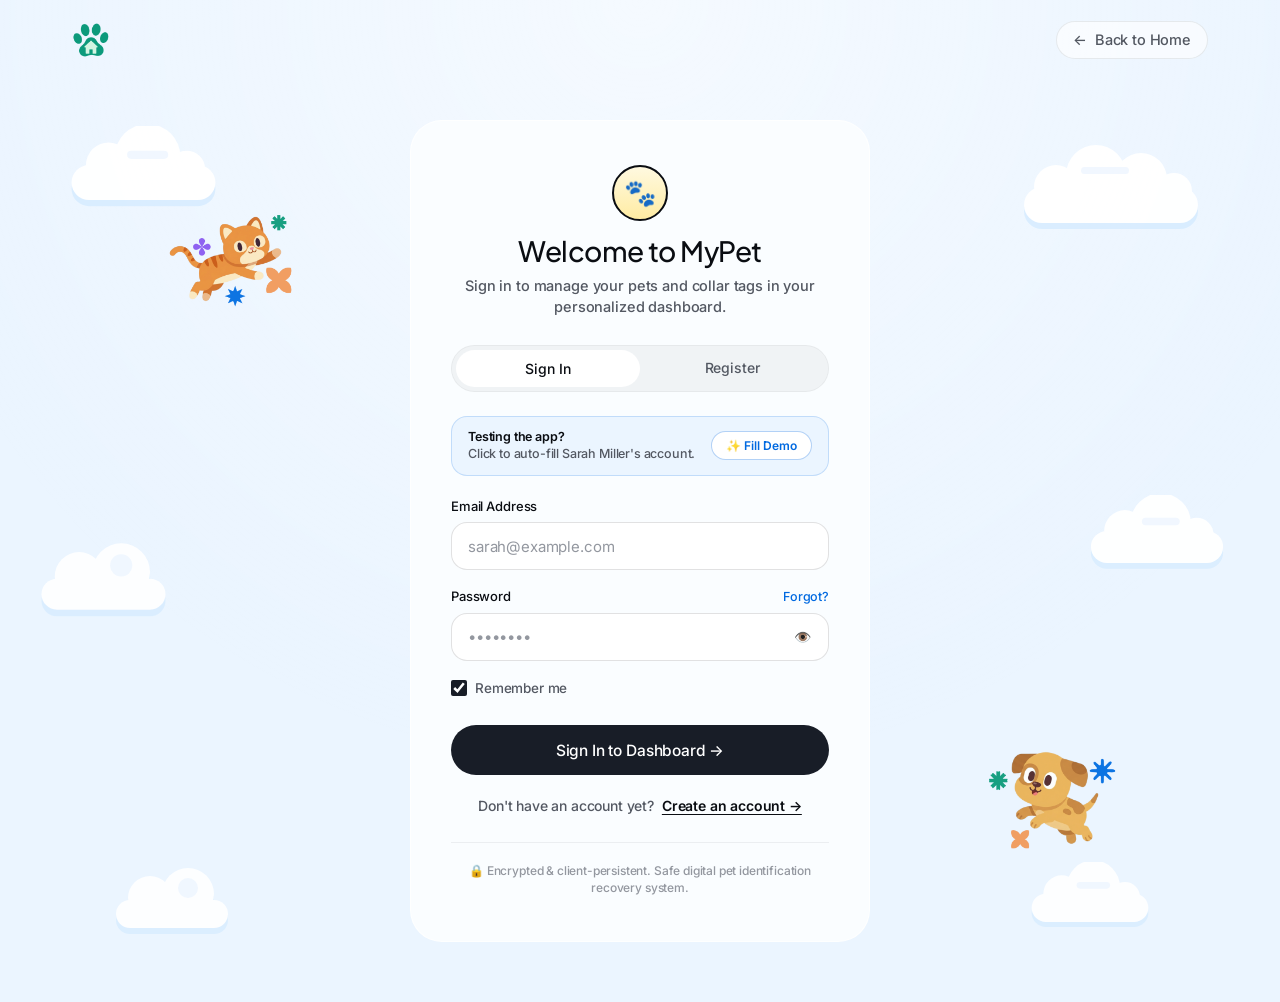
<file: login.html>
<!DOCTYPE html>
<html lang="en">
<head>
  <meta charset="UTF-8" />
  <meta name="viewport" content="width=device-width, initial-scale=1.0" />
  <title>Sign In — MyPet Digital Pet ID</title>
  <link rel="icon" href="images/logo.png" type="image/png" />
  <link rel="preconnect" href="https://fonts.googleapis.com" />
  <link rel="preconnect" href="https://fonts.gstatic.com" crossorigin />
  <link href="https://fonts.googleapis.com/css2?family=Plus+Jakarta+Sans:wght@400;500;600;700&family=Inter:wght@400;500;600&display=swap" rel="stylesheet" />
  <link rel="stylesheet" href="css/style.css" />
</head>
<body class="auth-page">

  <!-- Header -->
  <header class="auth-header">
    <a href="index.html" class="brand-logo" aria-label="MyPet Home">
      <img src="images/logo.png" alt="MyPet Logo" class="brand-logo-img" style="height: 38px;" />
    </a>
    <a href="index.html" class="auth-back-link">
      <span>&larr;</span> Back to Home
    </a>
  </header>

  <!-- Main Container -->
  <main class="auth-container">
    
    <!-- 2D Flat Modern Clouds Floating Layer -->
    <div class="flat-clouds-layer" aria-hidden="true">
      <!-- Top Left Cloud -->
      <svg class="flat-cloud cloud-top-left" viewBox="0 0 180 90" fill="none" xmlns="http://www.w3.org/2000/svg">
        <rect x="20" y="44" width="140" height="34" rx="17" fill="#d9edff"/>
        <circle cx="56" cy="44" r="22" fill="#d9edff"/>
        <circle cx="94" cy="36" r="32" fill="#d9edff"/>
        <circle cx="132" cy="48" r="18" fill="#d9edff"/>
        <rect x="20" y="38" width="140" height="34" rx="17" fill="#ffffff"/>
        <circle cx="56" cy="38" r="22" fill="#ffffff"/>
        <circle cx="94" cy="30" r="32" fill="#ffffff"/>
        <circle cx="132" cy="42" r="18" fill="#ffffff"/>
        <rect x="74" y="24" width="40" height="8" rx="4" fill="#f0f7ff" opacity="0.9"/>
      </svg>

      <!-- Top Right Cloud -->
      <svg class="flat-cloud cloud-top-right" viewBox="0 0 210 95" fill="none" xmlns="http://www.w3.org/2000/svg">
        <rect x="18" y="48" width="174" height="36" rx="18" fill="#d9edff"/>
        <circle cx="50" cy="48" r="22" fill="#d9edff"/>
        <circle cx="90" cy="36" r="30" fill="#d9edff"/>
        <circle cx="135" cy="40" r="26" fill="#d9edff"/>
        <circle cx="168" cy="52" r="18" fill="#d9edff"/>
        <rect x="18" y="42" width="174" height="36" rx="18" fill="#ffffff"/>
        <circle cx="50" cy="42" r="22" fill="#ffffff"/>
        <circle cx="90" cy="30" r="30" fill="#ffffff"/>
        <circle cx="135" cy="34" r="26" fill="#ffffff"/>
        <circle cx="168" cy="46" r="18" fill="#ffffff"/>
        <rect x="75" y="22" width="48" height="7" rx="3.5" fill="#f0f7ff" opacity="0.9"/>
      </svg>

      <!-- Mid Left Cloud -->
      <svg class="flat-cloud cloud-mid-left" viewBox="0 0 140 80" fill="none" xmlns="http://www.w3.org/2000/svg">
        <rect x="14" y="40" width="112" height="28" rx="14" fill="#d9edff"/>
        <circle cx="48" cy="38" r="22" fill="#d9edff"/>
        <circle cx="86" cy="34" r="26" fill="#d9edff"/>
        <rect x="14" y="34" width="112" height="28" rx="14" fill="#ffffff"/>
        <circle cx="48" cy="32" r="22" fill="#ffffff"/>
        <circle cx="86" cy="28" r="26" fill="#ffffff"/>
        <circle cx="86" cy="22" r="10" fill="#f0f7ff" opacity="0.9"/>
      </svg>

      <!-- Mid Right Cloud -->
      <svg class="flat-cloud cloud-mid-right" viewBox="0 0 180 90" fill="none" xmlns="http://www.w3.org/2000/svg">
        <rect x="20" y="44" width="140" height="34" rx="17" fill="#d9edff"/>
        <circle cx="56" cy="44" r="22" fill="#d9edff"/>
        <circle cx="94" cy="36" r="32" fill="#d9edff"/>
        <circle cx="132" cy="48" r="18" fill="#d9edff"/>
        <rect x="20" y="38" width="140" height="34" rx="17" fill="#ffffff"/>
        <circle cx="56" cy="38" r="22" fill="#ffffff"/>
        <circle cx="94" cy="30" r="32" fill="#ffffff"/>
        <circle cx="132" cy="42" r="18" fill="#ffffff"/>
        <rect x="74" y="24" width="40" height="8" rx="4" fill="#f0f7ff" opacity="0.9"/>
      </svg>

      <!-- Bottom Left Cloud -->
      <svg class="flat-cloud cloud-bottom-left" viewBox="0 0 140 80" fill="none" xmlns="http://www.w3.org/2000/svg">
        <rect x="14" y="40" width="112" height="28" rx="14" fill="#d9edff"/>
        <circle cx="48" cy="38" r="22" fill="#d9edff"/>
        <circle cx="86" cy="34" r="26" fill="#d9edff"/>
        <rect x="14" y="34" width="112" height="28" rx="14" fill="#ffffff"/>
        <circle cx="48" cy="32" r="22" fill="#ffffff"/>
        <circle cx="86" cy="28" r="26" fill="#ffffff"/>
        <circle cx="86" cy="22" r="10" fill="#f0f7ff" opacity="0.9"/>
      </svg>

      <!-- Bottom Right Cloud -->
      <svg class="flat-cloud cloud-bottom-right" viewBox="0 0 180 90" fill="none" xmlns="http://www.w3.org/2000/svg">
        <rect x="20" y="44" width="140" height="34" rx="17" fill="#d9edff"/>
        <circle cx="56" cy="44" r="22" fill="#d9edff"/>
        <circle cx="94" cy="36" r="32" fill="#d9edff"/>
        <circle cx="132" cy="48" r="18" fill="#d9edff"/>
        <rect x="20" y="38" width="140" height="34" rx="17" fill="#ffffff"/>
        <circle cx="56" cy="38" r="22" fill="#ffffff"/>
        <circle cx="94" cy="30" r="32" fill="#ffffff"/>
        <circle cx="132" cy="42" r="18" fill="#ffffff"/>
        <rect x="74" y="24" width="40" height="8" rx="4" fill="#f0f7ff" opacity="0.9"/>
      </svg>
    </div>
    
    <!-- Floating Whimsical 3D Illustration Elements -->
    <img src="images/hero-cat.png" alt="" class="auth-bg-art auth-bg-art-cat" aria-hidden="true" />
    <img src="images/hero-dog.png" alt="" class="auth-bg-art auth-bg-art-dog" aria-hidden="true" />

    <!-- 32px Bone White Card -->
    <div class="auth-card">
      <div class="auth-card-top">
        <div class="auth-badge-icon" aria-hidden="true">🐾</div>
        <h1 class="auth-title">Welcome to MyPet</h1>
        <p class="auth-subtitle">Sign in to manage your pets and collar tags in your personalized dashboard.</p>
      </div>

      <!-- Navigation Tabs (Sign In / Register) -->
      <nav class="auth-tabs" aria-label="Authentication Options">
        <button type="button" class="auth-tab-link active" aria-current="page">Sign In</button>
        <a href="register.html" class="auth-tab-link">Register</a>
      </nav>

      <!-- 1-Click Demo Fill Banner -->
      <div class="auth-demo-card">
        <div class="auth-demo-text">
          <strong>Testing the app?</strong>
          <span>Click to auto-fill Sarah Miller's account.</span>
        </div>
        <button type="button" class="btn-demo-fill" onclick="fillDemoCredentials()">
          ✨ Fill Demo
        </button>
      </div>

      <!-- Alert Banners -->
      <div id="authErrorAlert" class="auth-alert auth-alert-error" role="alert"></div>
      <div id="authSuccessAlert" class="auth-alert auth-alert-success" role="status"></div>

      <!-- Sign In Form -->
      <form id="signInForm" onsubmit="handleLoginSubmit(event)" novalidate>
        <div class="auth-form-group">
          <label class="auth-label" for="loginEmail">Email Address</label>
          <div class="auth-input-wrap">
            <input 
              type="email" 
              id="loginEmail" 
              class="auth-input" 
              placeholder="sarah@example.com" 
              required 
              autocomplete="email" 
            />
          </div>
        </div>

        <div class="auth-form-group">
          <div style="display: flex; justify-content: space-between; align-items: center; margin-bottom: 7px;">
            <label class="auth-label" for="loginPassword" style="margin-bottom: 0;">Password</label>
            <a href="javascript:void(0)" onclick="forgotPasswordNotice()" style="font-size: 12.5px; color: var(--color-iris-blue, #0069e0); text-decoration: none;">Forgot?</a>
          </div>
          <div class="auth-input-wrap">
            <input 
              type="password" 
              id="loginPassword" 
              class="auth-input" 
              placeholder="••••••••" 
              required 
              autocomplete="current-password" 
            />
            <button type="button" class="auth-toggle-pwd" onclick="togglePasswordVisibility('loginPassword', this)" aria-label="Toggle password visibility">
              👁️
            </button>
          </div>
        </div>

        <div style="display: flex; align-items: center; justify-content: space-between; margin-bottom: 18px; font-size: 13.5px; color: var(--color-graphite, #535862);">
          <label style="display: flex; align-items: center; gap: 8px; cursor: pointer;">
            <input type="checkbox" id="rememberMe" checked style="accent-color: var(--color-charcoal, #181d27); width: 16px; height: 16px; border-radius: 4px;" />
            <span>Remember me</span>
          </label>
        </div>

        <!-- Charcoal Pill CTA -->
        <button type="submit" id="btnSubmit" class="btn-charcoal-pill">
          Sign In to Dashboard &rarr;
        </button>
      </form>

      <!-- Switch to Register Link -->
      <div class="auth-switch-prompt">
        Don't have an account yet? 
        <a href="register.html" class="auth-switch-link">Create an account &rarr;</a>
      </div>

      <div class="auth-card-footer">
        🔒 Encrypted & client-persistent. Safe digital pet identification recovery system.
      </div>
    </div>

  </main>

  <script src="js/api.js?v=47"></script>
  <script>
    // Demo accounts seed
    const DEMO_USER = {
      name: "Sarah Miller",
      email: "sarah@example.com",
      phone: "(555) 234-5678",
      password: "password123"
    };

    function fillDemoCredentials() {
      document.getElementById('loginEmail').value = DEMO_USER.email;
      document.getElementById('loginPassword').value = DEMO_USER.password;
      showAlert('authSuccessAlert', 'Loaded demo account (Sarah Miller). Click "Sign In" below!');
      hideAlert('authErrorAlert');
    }

    function togglePasswordVisibility(inputId, btn) {
      const input = document.getElementById(inputId);
      if (input.type === 'password') {
        input.type = 'text';
        btn.textContent = '🔒';
      } else {
        input.type = 'password';
        btn.textContent = '👁️';
      }
    }

    function showAlert(id, message) {
      const el = document.getElementById(id);
      if (el) {
        el.textContent = message;
        el.style.display = 'block';
      }
    }

    function hideAlert(id) {
      const el = document.getElementById(id);
      if (el) {
        el.style.display = 'none';
        el.textContent = '';
      }
    }

    function forgotPasswordNotice() {
      showAlert('authSuccessAlert', 'For demo access, use sarah@example.com with password: password123');
    }

    async function handleLoginSubmit(e) {
      e.preventDefault();
      hideAlert('authErrorAlert');
      hideAlert('authSuccessAlert');

      const email = document.getElementById('loginEmail').value.trim();
      const password = document.getElementById('loginPassword').value;
      const btn = document.getElementById('btnSubmit');

      if (!email || !password) {
        showAlert('authErrorAlert', 'Please enter your email and password.');
        return;
      }

      btn.disabled = true;
      btn.innerHTML = 'Signing in to SQLite...';

      // 1. Try real SQLite backend authentication
      if (window.ApiClient) {
        try {
          const res = await window.ApiClient.login(email, password);
          if (res && res.success) {
            localStorage.setItem('mypet_auth', 'true');
            localStorage.setItem('mypet_user', JSON.stringify(res.user));
            showAlert('authSuccessAlert', `Welcome back, ${res.user.name}! Connected to SQLite database.`);
            setTimeout(() => {
              window.location.href = 'index.html#dashboard';
            }, 600);
            return;
          }
        } catch (apiErr) {
          // If server returned an authentication error, show it directly
          if (apiErr.message && !apiErr.message.includes('Failed to fetch')) {
            btn.disabled = false;
            btn.innerHTML = 'Sign In to Dashboard &rarr;';
            showAlert('authErrorAlert', apiErr.message);
            return;
          }
        }
      }

      // 2. Offline fallback if server not running
      let matchedUser = null;
      if (email.toLowerCase() === DEMO_USER.email.toLowerCase() && password === DEMO_USER.password) {
        matchedUser = {
          name: DEMO_USER.name,
          email: DEMO_USER.email,
          phone: DEMO_USER.phone
        };
      }

      if (matchedUser) {
        localStorage.setItem('mypet_auth', 'true');
        localStorage.setItem('mypet_user', JSON.stringify(matchedUser));
        showAlert('authSuccessAlert', `Welcome back, ${matchedUser.name}! (Offline mode)`);
        setTimeout(() => {
          window.location.href = 'index.html#dashboard';
        }, 600);
      } else {
        btn.disabled = false;
        btn.innerHTML = 'Sign In to Dashboard &rarr;';
        showAlert('authErrorAlert', 'Invalid credentials. Demo: sarah@example.com / password123');
      }
    }

    // Auto-fill or check active session on load
    window.addEventListener('DOMContentLoaded', () => {
      try {
        const auth = localStorage.getItem('mypet_auth');
        const userRaw = localStorage.getItem('mypet_user');
        if (auth === 'true' && userRaw) {
          const user = JSON.parse(userRaw);
          showAlert('authSuccessAlert', `You are signed in as ${user.name}. Redirecting to dashboard...`);
          setTimeout(() => {
            window.location.href = 'index.html#dashboard';
          }, 800);
        }
      } catch (e) {}
    });
  </script>

</body>
</html>
</file>
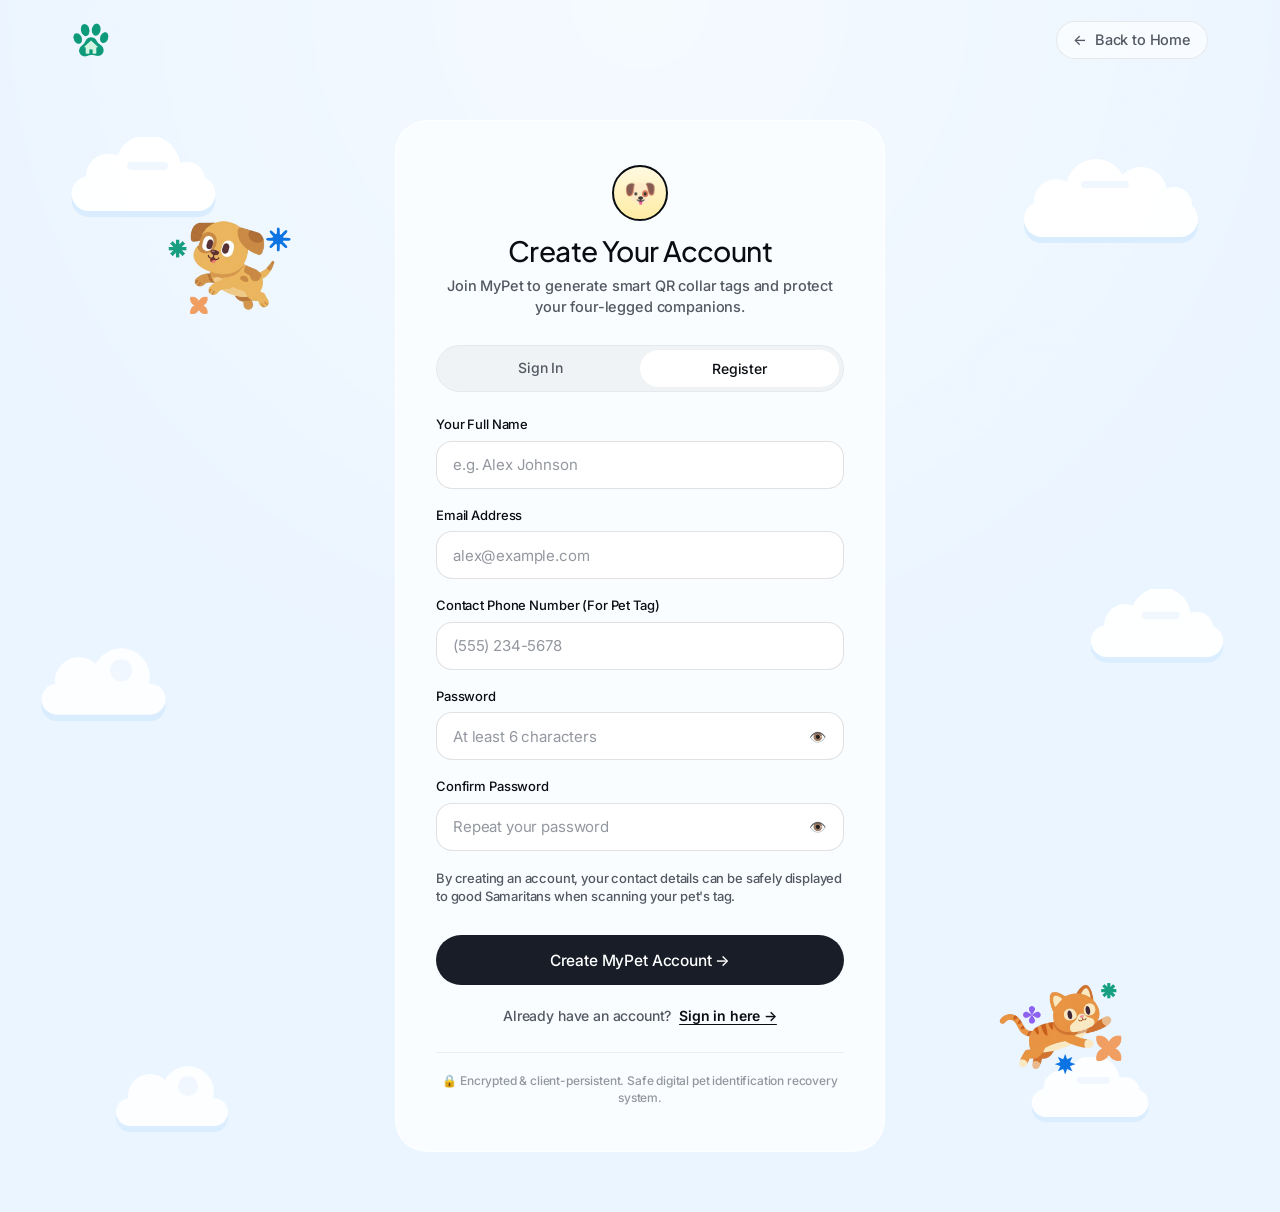
<file: register.html>
<!DOCTYPE html>
<html lang="en">
<head>
  <meta charset="UTF-8" />
  <meta name="viewport" content="width=device-width, initial-scale=1.0" />
  <title>Create Account — MyPet Digital Pet ID</title>
  <link rel="icon" href="images/logo.png" type="image/png" />
  <link rel="preconnect" href="https://fonts.googleapis.com" />
  <link rel="preconnect" href="https://fonts.gstatic.com" crossorigin />
  <link href="https://fonts.googleapis.com/css2?family=Plus+Jakarta+Sans:wght@400;500;600;700&family=Inter:wght@400;500;600&display=swap" rel="stylesheet" />
  <link rel="stylesheet" href="css/style.css" />
</head>
<body class="auth-page">

  <!-- Header -->
  <header class="auth-header">
    <a href="index.html" class="brand-logo" aria-label="MyPet Home">
      <img src="images/logo.png" alt="MyPet Logo" class="brand-logo-img" style="height: 38px;" />
    </a>
    <a href="index.html" class="auth-back-link">
      <span>&larr;</span> Back to Home
    </a>
  </header>

  <!-- Main Container -->
  <main class="auth-container">
    
    <!-- 2D Flat Modern Clouds Floating Layer -->
    <div class="flat-clouds-layer" aria-hidden="true">
      <!-- Top Left Cloud -->
      <svg class="flat-cloud cloud-top-left" viewBox="0 0 180 90" fill="none" xmlns="http://www.w3.org/2000/svg">
        <rect x="20" y="44" width="140" height="34" rx="17" fill="#d9edff"/>
        <circle cx="56" cy="44" r="22" fill="#d9edff"/>
        <circle cx="94" cy="36" r="32" fill="#d9edff"/>
        <circle cx="132" cy="48" r="18" fill="#d9edff"/>
        <rect x="20" y="38" width="140" height="34" rx="17" fill="#ffffff"/>
        <circle cx="56" cy="38" r="22" fill="#ffffff"/>
        <circle cx="94" cy="30" r="32" fill="#ffffff"/>
        <circle cx="132" cy="42" r="18" fill="#ffffff"/>
        <rect x="74" y="24" width="40" height="8" rx="4" fill="#f0f7ff" opacity="0.9"/>
      </svg>

      <!-- Top Right Cloud -->
      <svg class="flat-cloud cloud-top-right" viewBox="0 0 210 95" fill="none" xmlns="http://www.w3.org/2000/svg">
        <rect x="18" y="48" width="174" height="36" rx="18" fill="#d9edff"/>
        <circle cx="50" cy="48" r="22" fill="#d9edff"/>
        <circle cx="90" cy="36" r="30" fill="#d9edff"/>
        <circle cx="135" cy="40" r="26" fill="#d9edff"/>
        <circle cx="168" cy="52" r="18" fill="#d9edff"/>
        <rect x="18" y="42" width="174" height="36" rx="18" fill="#ffffff"/>
        <circle cx="50" cy="42" r="22" fill="#ffffff"/>
        <circle cx="90" cy="30" r="30" fill="#ffffff"/>
        <circle cx="135" cy="34" r="26" fill="#ffffff"/>
        <circle cx="168" cy="46" r="18" fill="#ffffff"/>
        <rect x="75" y="22" width="48" height="7" rx="3.5" fill="#f0f7ff" opacity="0.9"/>
      </svg>

      <!-- Mid Left Cloud -->
      <svg class="flat-cloud cloud-mid-left" viewBox="0 0 140 80" fill="none" xmlns="http://www.w3.org/2000/svg">
        <rect x="14" y="40" width="112" height="28" rx="14" fill="#d9edff"/>
        <circle cx="48" cy="38" r="22" fill="#d9edff"/>
        <circle cx="86" cy="34" r="26" fill="#d9edff"/>
        <rect x="14" y="34" width="112" height="28" rx="14" fill="#ffffff"/>
        <circle cx="48" cy="32" r="22" fill="#ffffff"/>
        <circle cx="86" cy="28" r="26" fill="#ffffff"/>
        <circle cx="86" cy="22" r="10" fill="#f0f7ff" opacity="0.9"/>
      </svg>

      <!-- Mid Right Cloud -->
      <svg class="flat-cloud cloud-mid-right" viewBox="0 0 180 90" fill="none" xmlns="http://www.w3.org/2000/svg">
        <rect x="20" y="44" width="140" height="34" rx="17" fill="#d9edff"/>
        <circle cx="56" cy="44" r="22" fill="#d9edff"/>
        <circle cx="94" cy="36" r="32" fill="#d9edff"/>
        <circle cx="132" cy="48" r="18" fill="#d9edff"/>
        <rect x="20" y="38" width="140" height="34" rx="17" fill="#ffffff"/>
        <circle cx="56" cy="38" r="22" fill="#ffffff"/>
        <circle cx="94" cy="30" r="32" fill="#ffffff"/>
        <circle cx="132" cy="42" r="18" fill="#ffffff"/>
        <rect x="74" y="24" width="40" height="8" rx="4" fill="#f0f7ff" opacity="0.9"/>
      </svg>

      <!-- Bottom Left Cloud -->
      <svg class="flat-cloud cloud-bottom-left" viewBox="0 0 140 80" fill="none" xmlns="http://www.w3.org/2000/svg">
        <rect x="14" y="40" width="112" height="28" rx="14" fill="#d9edff"/>
        <circle cx="48" cy="38" r="22" fill="#d9edff"/>
        <circle cx="86" cy="34" r="26" fill="#d9edff"/>
        <rect x="14" y="34" width="112" height="28" rx="14" fill="#ffffff"/>
        <circle cx="48" cy="32" r="22" fill="#ffffff"/>
        <circle cx="86" cy="28" r="26" fill="#ffffff"/>
        <circle cx="86" cy="22" r="10" fill="#f0f7ff" opacity="0.9"/>
      </svg>

      <!-- Bottom Right Cloud -->
      <svg class="flat-cloud cloud-bottom-right" viewBox="0 0 180 90" fill="none" xmlns="http://www.w3.org/2000/svg">
        <rect x="20" y="44" width="140" height="34" rx="17" fill="#d9edff"/>
        <circle cx="56" cy="44" r="22" fill="#d9edff"/>
        <circle cx="94" cy="36" r="32" fill="#d9edff"/>
        <circle cx="132" cy="48" r="18" fill="#d9edff"/>
        <rect x="20" y="38" width="140" height="34" rx="17" fill="#ffffff"/>
        <circle cx="56" cy="38" r="22" fill="#ffffff"/>
        <circle cx="94" cy="30" r="32" fill="#ffffff"/>
        <circle cx="132" cy="42" r="18" fill="#ffffff"/>
        <rect x="74" y="24" width="40" height="8" rx="4" fill="#f0f7ff" opacity="0.9"/>
      </svg>
    </div>
    
    <!-- Floating Whimsical 3D Illustration Elements -->
    <img src="images/hero-dog.png" alt="" class="auth-bg-art auth-bg-art-cat" style="top: 10%; width: 145px;" aria-hidden="true" />
    <img src="images/hero-cat.png" alt="" class="auth-bg-art auth-bg-art-dog" style="bottom: 10%; width: 140px;" aria-hidden="true" />

    <!-- 32px Bone White Card -->
    <div class="auth-card" style="max-width: 490px;">
      <div class="auth-card-top">
        <div class="auth-badge-icon" aria-hidden="true">🐶</div>
        <h1 class="auth-title">Create Your Account</h1>
        <p class="auth-subtitle">Join MyPet to generate smart QR collar tags and protect your four-legged companions.</p>
      </div>

      <!-- Navigation Tabs (Sign In / Register) -->
      <nav class="auth-tabs" aria-label="Authentication Options">
        <a href="login.html" class="auth-tab-link">Sign In</a>
        <button type="button" class="auth-tab-link active" aria-current="page">Register</button>
      </nav>

      <!-- Alert Banners -->
      <div id="authErrorAlert" class="auth-alert auth-alert-error" role="alert"></div>
      <div id="authSuccessAlert" class="auth-alert auth-alert-success" role="status"></div>

      <!-- Registration Form -->
      <form id="registerForm" onsubmit="handleRegisterSubmit(event)" novalidate>
        
        <div class="auth-form-group">
          <label class="auth-label" for="regName">Your Full Name</label>
          <div class="auth-input-wrap">
            <input 
              type="text" 
              id="regName" 
              class="auth-input" 
              placeholder="e.g. Alex Johnson" 
              required 
              autocomplete="name" 
            />
          </div>
        </div>

        <div class="auth-form-group">
          <label class="auth-label" for="regEmail">Email Address</label>
          <div class="auth-input-wrap">
            <input 
              type="email" 
              id="regEmail" 
              class="auth-input" 
              placeholder="alex@example.com" 
              required 
              autocomplete="email" 
            />
          </div>
        </div>

        <div class="auth-form-group">
          <label class="auth-label" for="regPhone">Contact Phone Number (For Pet Tag)</label>
          <div class="auth-input-wrap">
            <input 
              type="tel" 
              id="regPhone" 
              class="auth-input" 
              placeholder="(555) 234-5678" 
              autocomplete="tel" 
            />
          </div>
        </div>

        <div class="auth-form-group">
          <label class="auth-label" for="regPassword">Password</label>
          <div class="auth-input-wrap">
            <input 
              type="password" 
              id="regPassword" 
              class="auth-input" 
              placeholder="At least 6 characters" 
              required 
              minlength="6"
              autocomplete="new-password" 
            />
            <button type="button" class="auth-toggle-pwd" onclick="togglePasswordVisibility('regPassword', this)" aria-label="Toggle password visibility">
              👁️
            </button>
          </div>
        </div>

        <div class="auth-form-group">
          <label class="auth-label" for="regConfirmPassword">Confirm Password</label>
          <div class="auth-input-wrap">
            <input 
              type="password" 
              id="regConfirmPassword" 
              class="auth-input" 
              placeholder="Repeat your password" 
              required 
              autocomplete="new-password" 
            />
            <button type="button" class="auth-toggle-pwd" onclick="togglePasswordVisibility('regConfirmPassword', this)" aria-label="Toggle password visibility">
              👁️
            </button>
          </div>
        </div>

        <div style="margin-bottom: 20px; font-size: 13px; color: var(--color-graphite, #535862); line-height: 1.4;">
          By creating an account, your contact details can be safely displayed to good Samaritans when scanning your pet's tag.
        </div>

        <!-- Charcoal Pill CTA -->
        <button type="submit" id="btnRegSubmit" class="btn-charcoal-pill">
          Create MyPet Account &rarr;
        </button>
      </form>

      <!-- Switch to Sign In Link -->
      <div class="auth-switch-prompt">
        Already have an account? 
        <a href="login.html" class="auth-switch-link">Sign in here &rarr;</a>
      </div>

      <div class="auth-card-footer">
        🔒 Encrypted & client-persistent. Safe digital pet identification recovery system.
      </div>
    </div>

  </main>

  <script src="js/api.js?v=47"></script>
  <script>
    function togglePasswordVisibility(inputId, btn) {
      const input = document.getElementById(inputId);
      if (input.type === 'password') {
        input.type = 'text';
        btn.textContent = '🔒';
      } else {
        input.type = 'password';
        btn.textContent = '👁️';
      }
    }

    function showAlert(id, message) {
      const el = document.getElementById(id);
      if (el) {
        el.textContent = message;
        el.style.display = 'block';
      }
    }

    function hideAlert(id) {
      const el = document.getElementById(id);
      if (el) {
        el.style.display = 'none';
        el.textContent = '';
      }
    }

    async function handleRegisterSubmit(e) {
      e.preventDefault();
      hideAlert('authErrorAlert');
      hideAlert('authSuccessAlert');

      const name = document.getElementById('regName').value.trim();
      const email = document.getElementById('regEmail').value.trim();
      const phone = document.getElementById('regPhone').value.trim() || '(555) 234-5678';
      const password = document.getElementById('regPassword').value;
      const confirmPassword = document.getElementById('regConfirmPassword').value;
      const btn = document.getElementById('btnRegSubmit');

      if (!name) {
        showAlert('authErrorAlert', 'Please enter your full name.');
        return;
      }

      if (!email || !email.includes('@')) {
        showAlert('authErrorAlert', 'Please enter a valid email address.');
        return;
      }

      if (!password || password.length < 6) {
        showAlert('authErrorAlert', 'Password must be at least 6 characters long.');
        return;
      }

      if (password !== confirmPassword) {
        showAlert('authErrorAlert', 'Passwords do not match. Please re-enter.');
        return;
      }

      btn.disabled = true;
      btn.innerHTML = 'Creating account in SQLite...';

      // 1. Try real SQLite backend registration
      if (window.ApiClient) {
        try {
          const res = await window.ApiClient.register(name, email, password, phone);
          if (res && res.success) {
            localStorage.setItem('mypet_auth', 'true');
            localStorage.setItem('mypet_user', JSON.stringify(res.user));
            showAlert('authSuccessAlert', `Welcome, ${res.user.name}! Your account is saved in SQLite. Redirecting...`);
            setTimeout(() => {
              window.location.href = 'index.html#dashboard';
            }, 600);
            return;
          }
        } catch (apiErr) {
          if (apiErr.message && !apiErr.message.includes('Failed to fetch')) {
            btn.disabled = false;
            btn.innerHTML = 'Create MyPet Account &rarr;';
            showAlert('authErrorAlert', apiErr.message);
            return;
          }
        }
      }

      // 2. Offline fallback
      const newUser = {
        name,
        email,
        phone,
        createdAt: new Date().toISOString()
      };

      localStorage.setItem('mypet_auth', 'true');
      localStorage.setItem('mypet_user', JSON.stringify(newUser));
      showAlert('authSuccessAlert', `Welcome, ${newUser.name}! Account created (offline mode). Redirecting...`);

      setTimeout(() => {
        window.location.href = 'index.html#dashboard';
      }, 600);
    }
  </script>

</body>
</html>
</file>
<file: css/style.css>
/* ==========================================================================
   Geniestudio — Design System & Stylesheet
   Theme: Light | Soft daylight notebook with generous margins
   ========================================================================== */

:root {
  /* Colors */
  --color-sky-tint: #ebf5ff;
  --color-paper-white: #ffffff;
  --color-bone-white: #fafdff;
  --color-mist-gray: #f6f7f8;
  --color-ink: #0a0d12;
  --color-charcoal: #181d27;
  --color-graphite: #535862;
  --color-fog: #93979f;
  --color-slate-shadow: #3b3d41;
  --color-iris-blue: #0069e0;
  --gradient-iris-blue: linear-gradient(rgb(71, 157, 255) 11.43%, rgb(0, 105, 224) 78.2%);
  --color-sky-blue: #0099ff;
  --color-lavender-wash: #f1e6ff;
  --color-mint-wash: #d3f6e3;
  --color-powder-blue: #cce7ff;
  --color-solar-gradient: #fff2be;
  --gradient-solar-gradient: linear-gradient(rgb(255, 249, 224) 0%, rgb(255, 236, 163) 100%);
  --color-violet-gradient: #e4ccff;
  --gradient-violet-gradient: linear-gradient(rgb(244, 235, 255) 0%, rgb(228, 204, 255) 100%);
  --color-aqua-gradient: #c2e9ff;
  --gradient-aqua-gradient: linear-gradient(rgb(229, 246, 255) 0%, rgb(194, 233, 255) 100%);
  --color-peach-gradient: #ffd1b8;
  --gradient-peach-gradient: linear-gradient(rgb(255, 242, 235) 0%, rgb(255, 209, 184) 100%);

  /* Typography — Font Families */
  --font-aeonik: 'Aeonik', 'Plus Jakarta Sans', 'Inter', ui-sans-serif, system-ui, -apple-system, BlinkMacSystemFont, "Segoe UI", Roboto, sans-serif;
  --font-geist: 'Geist', 'Inter', ui-sans-serif, system-ui, -apple-system, BlinkMacSystemFont, "Segoe UI", Roboto, sans-serif;

  /* Typography — Scale */
  --text-caption: 10px;
  --leading-caption: 1.4;
  --tracking-caption: -0.1px;
  --text-body-sm: 14px;
  --leading-body-sm: 1.14;
  --tracking-body-sm: -0.14px;
  --text-body: 16px;
  --leading-body: 1.35;
  --tracking-body: 0px;
  --text-body-lg: 18px;
  --leading-body-lg: 1.33;
  --tracking-body-lg: -0.18px;
  --text-subheading: 20px;
  --leading-subheading: 1.4;
  --tracking-subheading: -0.2px;
  --text-heading-sm: 24px;
  --leading-heading-sm: 1.17;
  --tracking-heading-sm: -0.48px;
  --text-heading: 32px;
  --leading-heading: 1.25;
  --tracking-heading: -0.64px;
  --text-heading-lg: 48px;
  --leading-heading-lg: 1.17;
  --tracking-heading-lg: -0.96px;
  --text-display: 72px;
  --leading-display: 1.11;
  --tracking-display: -1.44px;
  --header-height: 72px;
  --text-hero: clamp(52px, 6.2vw, 96px);
  --leading-hero: 1.06;
  --tracking-hero: -0.025em;

  /* Typography — Weights */
  --font-weight-medium: 500;
  --font-weight-semibold: 600;

  /* Spacing */
  --spacing-8: 8px;
  --spacing-16: 16px;
  --spacing-24: 24px;
  --spacing-32: 32px;
  --spacing-40: 40px;
  --spacing-48: 48px;
  --spacing-56: 56px;
  --spacing-64: 64px;
  --spacing-80: 80px;
  --spacing-88: 88px;
  --spacing-120: 120px;
  --spacing-160: 160px;

  /* Layout */
  --page-max-width: 1200px;
  --section-gap: 80px;
  --card-padding: 40px;
  --element-gap: 24px;

  /* Named Radii */
  --radius-tags: 9999px;
  --radius-cards: 32px;
  --radius-images: 24px;
  --radius-inputs: 16px;
  --radius-buttons: 32px;
  --radius-cardssmall: 16px;
  --radius-buttonspill: 9999px;
  --radius-banner: 90px;

  /* Shadows */
  --shadow-lg: none;
  --shadow-subtle: none;
  --shadow-cta: none;
  --shadow-float: none;

  /* Surfaces */
  --surface-sky-canvas: #ebf5ff;
  --surface-paper-card: #fafdff;
  --surface-pure-white: #ffffff;
  --surface-mist-section: #f6f7f8;

  /* Aliases for app logic compatibility */
  --ink: var(--color-ink);
  --heading: var(--color-ink);
  --body: var(--color-graphite);
  --muted: var(--color-fog);
  --border: rgba(10, 13, 18, 0.06);
  --sand: var(--color-bone-white);
  --stone: var(--color-mist-gray);
  --blue: var(--color-iris-blue);
  --green: #10b981;
  --red: #ef4444;
  --yellow: #f59e0b;
}

/* ==========================================================================
   SVG Icon System (Replaces emojis with crisp scalable stroke icons)
   ========================================================================== */
.ui-icon {
  display: inline-block;
  width: 1.15em;
  height: 1.15em;
  vertical-align: -0.18em;
  stroke: currentColor;
  stroke-width: 2;
  stroke-linecap: round;
  stroke-linejoin: round;
  fill: none;
  flex-shrink: 0;
  transition: transform 0.15s ease, stroke 0.15s ease;
}

.ui-icon-fill {
  fill: currentColor;
  stroke: none;
}

.safety-icon .ui-icon {
  width: 32px;
  height: 32px;
  stroke: var(--color-iris-blue);
  vertical-align: middle;
}

.species-icon .ui-icon {
  width: 36px;
  height: 36px;
  margin: 0 auto;
  stroke: var(--color-ink);
}

.contact-pill-avatar .ui-icon {
  width: 18px;
  height: 18px;
}

.chat-avatar-mini .ui-icon {
  width: 14px;
  height: 14px;
}

.avatar-preset-btn {
  display: flex;
  align-items: center;
  justify-content: center;
}

.avatar-preset-btn .ui-icon {
  width: 28px;
  height: 28px;
  stroke: var(--color-ink);
}

.avatar-preset-btn:hover .ui-icon,
.avatar-preset-btn.selected .ui-icon {
  stroke: var(--color-iris-blue);
}

.status-badge .ui-icon {
  width: 14px;
  height: 14px;
  vertical-align: -0.15em;
}

.modal-close-btn .ui-icon {
  width: 16px;
  height: 16px;
}

.marquee-pill .ui-icon {
  width: 16px;
  height: 16px;
  margin-right: 2px;
}

/* ==========================================================================
   Base Reset & Document Setup
   ========================================================================== */
*, *::before, *::after {
  box-sizing: border-box;
  margin: 0;
  padding: 0;
  font-family: var(--font-geist);
  box-shadow: none !important;
  text-shadow: none !important;
}

/* Zero-Shadow Modern Flat Aesthetic Guarantee */
img, svg, .cinema-star, .cinema-star-svg, .cinema-reunion-frame, .step-art-image, .collar-preview-img, .species-card-img, .finder-tag-preview-img {
  filter: none !important;
}

html {
  font-size: 16px;
  scroll-behavior: smooth;
  -webkit-text-size-adjust: 100%;
}

body {
  background-color: var(--color-sky-tint);
  color: var(--color-graphite);
  font-family: var(--font-geist);
  font-weight: 500;
  font-size: var(--text-body);
  line-height: var(--leading-body);
  letter-spacing: -0.01em;
  -webkit-font-smoothing: antialiased;
  -moz-osx-font-smoothing: grayscale;
  min-height: 100vh;
  position: relative;
  overflow-x: hidden;
}

/* Clear pure background canvas without intrusive patterns */
body::before {
  content: "";
  position: fixed;
  top: 0;
  left: 0;
  width: 100vw;
  height: 100vh;
  pointer-events: none;
  background: radial-gradient(circle at 50% 0%, rgba(255, 255, 255, 0.5) 0%, transparent 70%);
  z-index: -1;
}

/* Typography — strictly Aeonik 500 and tight tracking */
h1, h2, h3, h4, .font-display {
  font-family: var(--font-aeonik);
  color: var(--color-ink);
  font-weight: 500;
  font-feature-settings: "case";
}

.hero-heading {
  font-family: var(--font-aeonik);
  font-size: var(--text-hero);
  font-weight: 500;
  letter-spacing: var(--tracking-hero);
  color: var(--color-ink);
  line-height: var(--leading-hero);
  text-align: center;
  text-wrap: balance;
  margin: 0 auto;
  max-width: 15ch;
}

.section-heading {
  font-size: var(--text-heading-lg);
  font-weight: 500;
  color: var(--color-ink);
  letter-spacing: var(--tracking-heading-lg);
  line-height: var(--leading-heading-lg);
}

.card-heading {
  font-size: var(--text-heading);
  font-weight: 500;
  color: var(--color-ink);
  letter-spacing: var(--tracking-heading);
  line-height: var(--leading-heading);
}

.eyebrow {
  display: inline-flex;
  align-items: center;
  gap: 6px;
  font-family: var(--font-geist);
  font-size: 11px;
  font-weight: 600;
  letter-spacing: 0.08em;
  text-transform: uppercase;
  color: var(--color-iris-blue);
  background-color: var(--color-bone-white);
  padding: 4px 14px;
  border-radius: var(--radius-tags);
  margin-bottom: 16px;
}

/* ==========================================================================
   Navigation — Minimal & Architectural
   ========================================================================== */
.site-header {
  width: 100%;
  position: sticky;
  top: 0;
  background-color: rgba(235, 245, 255, 0.85);
  backdrop-filter: blur(14px);
  -webkit-backdrop-filter: blur(14px);
  z-index: 100;
  border-bottom: none;
}

.nav-container {
  max-width: var(--page-max-width);
  margin: 0 auto;
  padding: 16px 24px;
  display: flex;
  align-items: center;
  justify-content: space-between;
  gap: 20px;
}

.brand-logo {
  display: inline-flex;
  align-items: center;
  text-decoration: none;
  background: none;
  border: none;
  padding: 0;
}

.brand-logo-img {
  height: 42px;
  width: auto;
  display: block;
  object-fit: contain;
  background: none;
  border: none;
  transition: transform 0.22s cubic-bezier(0.16, 1, 0.3, 1);
}

.brand-logo:hover .brand-logo-img {
  transform: scale(1.05);
}

.nav-links {
  display: flex;
  align-items: center;
  gap: 32px;
  list-style: none;
}

/* Ghost Nav Link: Sits on the canvas as plain typography */
.nav-link {
  text-decoration: none;
  color: var(--color-graphite);
  font-family: var(--font-geist);
  font-size: 16px;
  font-weight: 500;
  letter-spacing: -0.01em;
  transition: color 0.15s ease;
  background: none;
  border: none;
  padding: 0;
}

.nav-link:hover {
  color: var(--color-ink);
}

.nav-actions {
  display: flex;
  align-items: center;
  gap: 12px;
}

.demo-role-pill {
  display: inline-flex;
  align-items: center;
  gap: 6px;
  font-family: var(--font-geist);
  font-size: 13px;
  font-weight: 500;
  letter-spacing: -0.01em;
  background-color: var(--color-bone-white);
  border: none;
  padding: 7px 16px;
  border-radius: var(--radius-tags);
  color: var(--color-graphite);
  cursor: pointer;
  transition: all 0.2s cubic-bezier(0.16, 1, 0.3, 1);
}

.demo-role-pill:hover {
  color: var(--color-ink);
  background-color: #ffffff;
  transform: translateY(-1px);
}

/* ==========================================================================
   Dashboard Top Navigation & Owner Dropdown Widget
   Adhering to design.md (Geniestudio aesthetic):
   - Bone White card dropdown (#fafdff) with 24px radius
   - Mid-weight 500 typography with tight negative tracking
   - Charcoal pill buttons and subtle tags
   ========================================================================== */
.nav-brand-wrap {
  display: inline-flex;
  align-items: center;
  gap: 10px;
}

.nav-portal-badge {
  display: inline-flex;
  align-items: center;
  gap: 4px;
  font-family: var(--font-geist, 'Geist', sans-serif);
  font-size: 11.5px;
  font-weight: 600;
  letter-spacing: -0.01em;
  padding: 4px 10px;
  border-radius: var(--radius-tags, 9999px);
  background-color: var(--color-bone-white, #fafdff);
  color: var(--color-iris-blue, #0069e0);
  border: 1px solid rgba(0, 105, 224, 0.16);
  white-space: nowrap;
}

.nav-links-dashboard {
  display: flex;
  align-items: center;
  gap: 18px;
  list-style: none;
}

.nav-links-dashboard .nav-link {
  display: inline-flex;
  align-items: center;
  gap: 6px;
  padding: 6px 14px;
  border-radius: var(--radius-tags, 9999px);
  font-size: 14.5px;
  font-weight: 500;
  letter-spacing: -0.01em;
  color: var(--color-graphite, #535862);
  transition: all 0.18s ease;
  border: 1px solid transparent;
}

.nav-links-dashboard .nav-link:hover {
  color: var(--color-ink, #0a0d12);
  background-color: rgba(255, 255, 255, 0.7);
}

.nav-links-dashboard .nav-link.active {
  background-color: var(--color-bone-white, #fafdff);
  color: var(--color-ink, #0a0d12);
  border-color: rgba(10, 13, 18, 0.08);
  box-shadow: 0 1px 3px rgba(0, 0, 0, 0.04);
}

.nav-count-badge {
  background-color: var(--color-sky-tint, #ebf5ff);
  color: var(--color-iris-blue, #0069e0);
  font-size: 11px;
  font-weight: 600;
  padding: 1px 7px;
  border-radius: var(--radius-tags, 9999px);
  border: 1px solid rgba(0, 105, 224, 0.12);
}

.nav-link-external {
  color: var(--color-fog, #93979f) !important;
}

.nav-action-group {
  display: inline-flex;
  align-items: center;
  gap: 12px;
}

/* User Account Navigation Widget & Dropdown */
.user-nav-dropdown {
  position: relative;
}

.user-profile-trigger {
  display: flex;
  align-items: center;
  gap: 10px;
  padding: 4px 14px 4px 5px;
  background-color: #ffffff;
  border: 1px solid rgba(10, 13, 18, 0.1);
  border-radius: var(--radius-tags, 9999px);
  cursor: pointer;
  outline: none;
  transition: all 0.2s cubic-bezier(0.16, 1, 0.3, 1);
}

.user-profile-trigger:hover,
.user-nav-dropdown.open .user-profile-trigger {
  background-color: var(--color-bone-white, #fafdff);
  border-color: rgba(10, 13, 18, 0.2);
  transform: translateY(-1px);
}

.user-nav-avatar {
  width: 32px;
  height: 32px;
  border-radius: 50%;
  overflow: hidden;
  background-color: var(--color-lavender-wash, #f1e6ff);
  border: 1.5px solid rgba(255, 255, 255, 0.9);
  flex-shrink: 0;
  display: flex;
  align-items: center;
  justify-content: center;
}

.user-nav-avatar img {
  width: 100%;
  height: 100%;
  object-fit: cover;
  display: block;
}

.user-nav-meta {
  display: flex;
  flex-direction: column;
  text-align: left;
  line-height: 1.15;
}

.user-nav-name {
  font-family: var(--font-geist, 'Geist', sans-serif);
  font-size: 13.5px;
  font-weight: 600;
  color: var(--color-ink, #0a0d12);
  letter-spacing: -0.01em;
}

.user-nav-role {
  font-family: var(--font-geist, 'Geist', sans-serif);
  font-size: 10.5px;
  font-weight: 500;
  color: var(--color-fog, #93979f);
}

.user-chevron {
  width: 14px;
  height: 14px;
  color: var(--color-fog, #93979f);
  transition: transform 0.22s ease;
  margin-left: 2px;
}

.user-nav-dropdown.open .user-chevron {
  transform: rotate(180deg);
  color: var(--color-ink, #0a0d12);
}

/* User Dropdown Menu Card (24px radius, Geniestudio bone white) */
.user-dropdown-menu {
  position: absolute;
  right: 0;
  top: calc(100% + 10px);
  width: 290px;
  max-width: calc(100vw - 32px);
  background-color: var(--color-bone-white, #fafdff);
  border: 1px solid rgba(10, 13, 18, 0.08);
  border-radius: 24px;
  box-shadow: 0 16px 36px rgba(4, 69, 144, 0.09);
  padding: 16px;
  display: none;
  flex-direction: column;
  z-index: 1000;
  transform-origin: top right;
  animation: dropdownPop 0.18s cubic-bezier(0.16, 1, 0.3, 1) forwards;
}

.user-nav-dropdown.open .user-dropdown-menu {
  display: flex;
}

@keyframes dropdownPop {
  from {
    opacity: 0;
    transform: scale(0.95) translateY(-6px);
  }
  to {
    opacity: 1;
    transform: scale(1) translateY(0);
  }
}

.dropdown-user-header {
  display: flex;
  align-items: center;
  gap: 12px;
  padding: 4px 4px 12px 4px;
}

.dropdown-avatar-wrap {
  width: 44px;
  height: 44px;
  border-radius: 50%;
  overflow: hidden;
  background-color: var(--color-lavender-wash, #f1e6ff);
  border: 2px solid #ffffff;
  flex-shrink: 0;
  box-shadow: 0 2px 6px rgba(0, 0, 0, 0.05);
}

.dropdown-avatar-wrap img {
  width: 100%;
  height: 100%;
  object-fit: cover;
}

.dropdown-user-info {
  display: flex;
  flex-direction: column;
  line-height: 1.25;
  overflow: hidden;
}

.dropdown-user-info strong {
  font-size: 14.5px;
  font-weight: 600;
  color: var(--color-ink, #0a0d12);
  letter-spacing: -0.01em;
}

.dropdown-user-info span {
  font-size: 12px;
  color: var(--color-graphite, #535862);
  white-space: nowrap;
  overflow: hidden;
  text-overflow: ellipsis;
}

.dropdown-user-status {
  display: inline-flex;
  align-items: center;
  gap: 6px;
  margin-top: 4px;
  font-size: 11px;
  font-weight: 500;
  color: #0b824a;
}

.status-dot-green {
  width: 7px;
  height: 7px;
  border-radius: 50%;
  background-color: #00c978;
  display: inline-block;
  box-shadow: 0 0 0 2px rgba(0, 201, 120, 0.2);
}

.dropdown-divider {
  height: 1px;
  background-color: rgba(10, 13, 18, 0.06);
  margin: 6px 0;
}

.dropdown-links-list {
  display: flex;
  flex-direction: column;
  gap: 3px;
}

.dropdown-item {
  display: flex;
  align-items: center;
  gap: 10px;
  padding: 9px 12px;
  border-radius: 12px;
  font-family: var(--font-geist, 'Geist', sans-serif);
  font-size: 13.5px;
  font-weight: 500;
  color: var(--color-ink, #0a0d12);
  letter-spacing: -0.01em;
  text-decoration: none;
  background: none;
  border: none;
  width: 100%;
  text-align: left;
  cursor: pointer;
  transition: all 0.15s ease;
  box-sizing: border-box;
}

.dropdown-item .ui-icon {
  width: 16px;
  height: 16px;
  color: var(--color-graphite, #535862);
  transition: color 0.15s ease;
}

.dropdown-item:hover {
  background-color: rgba(10, 13, 18, 0.04);
  color: var(--color-ink, #0a0d12);
}

.dropdown-item:hover .ui-icon {
  color: var(--color-ink, #0a0d12);
}

.dropdown-item-badge {
  margin-left: auto;
  background-color: var(--color-sky-tint, #ebf5ff);
  color: var(--color-iris-blue, #0069e0);
  font-size: 11px;
  font-weight: 600;
  padding: 2px 7px;
  border-radius: var(--radius-tags, 9999px);
  border: 1px solid rgba(0, 105, 224, 0.12);
}

.dropdown-logout-btn {
  color: #c92a2a;
}

.dropdown-logout-btn .ui-icon {
  color: #c92a2a;
}

.dropdown-logout-btn:hover {
  background-color: #fff2f2;
  color: #a51818;
}

.dropdown-logout-btn:hover .ui-icon {
  color: #a51818;
}

@media (max-width: 900px) {
  .nav-links-dashboard {
    gap: 10px;
  }
  .nav-links-dashboard .nav-link {
    font-size: 13.5px;
    padding: 5px 10px;
  }
}

@media (max-width: 680px) {
  .nav-links-dashboard {
    display: none !important;
  }
  .nav-add-btn-desktop {
    display: none !important;
  }
  .user-nav-role {
    display: none;
  }
}

/* ==========================================================================
   Buttons — Dense Charcoal CTAs (#181d27)
   ========================================================================== */
.btn {
  display: inline-flex;
  align-items: center;
  justify-content: center;
  gap: 8px;
  padding: 12px 32px;
  font-family: var(--font-geist);
  font-size: 16px;
  font-weight: 500;
  letter-spacing: -0.01em;
  text-decoration: none;
  border-radius: var(--radius-buttons);
  border: none !important;
  outline: none !important;
  cursor: pointer;
  transition: all 0.22s cubic-bezier(0.16, 1, 0.3, 1);
  white-space: nowrap;
}

/* Primary CTA Button: Filled dark pill (#181d27) */
.btn-primary {
  background-color: var(--color-charcoal);
  color: var(--color-paper-white);
}

.btn-primary:hover {
  background-color: #0e1219;
  transform: translateY(-1px);
}

.btn-primary:active {
  transform: translateY(0);
}

/* Secondary CTA Button: Compact pill or bone white surface */
.btn-secondary {
  background-color: var(--color-bone-white);
  color: var(--color-ink);
  border: none;
}

.btn-secondary:hover {
  background-color: #ffffff;
  color: var(--color-ink);
  transform: translateY(-1px);
}

.btn-outline {
  background-color: rgba(10, 13, 18, 0.05);
  color: var(--color-ink);
  border: none;
}

.btn-outline:hover {
  background-color: rgba(10, 13, 18, 0.1);
  border: none;
}

.btn-danger {
  background-color: #d92d20;
  color: #ffffff;
}

.btn-danger:hover {
  background-color: #b42318;
}

.btn-success {
  background-color: #079455;
  color: #ffffff;
}

.btn-success:hover {
  background-color: #067647;
}

.btn-sm {
  padding: 8px 18px;
  font-size: 14px;
  border-radius: var(--radius-cardssmall);
}

.btn-lg {
  padding: 16px 36px;
  font-size: 18px;
  border-radius: var(--radius-buttonspill);
}

.btn-icon {
  width: 42px;
  height: 42px;
  padding: 0;
  border-radius: var(--radius-tags);
}

/* ==========================================================================
   Cards & Surfaces (32px radius, bone white #fafdff, NO box shadow)
   ========================================================================== */
.feature-card, .storybook-card {
  background-color: var(--color-bone-white);
  border-radius: var(--radius-cards);
  padding: var(--card-padding);
  border: none;
  position: relative;
  transition: transform 0.25s cubic-bezier(0.16, 1, 0.3, 1);
}

/* Pastel Category Tiles */
.pastel-tile {
  border-radius: var(--radius-cards);
  padding: var(--card-padding);
  border: none;
  display: flex;
  flex-direction: column;
  position: relative;
  transition: transform 0.25s cubic-bezier(0.16, 1, 0.3, 1);
}

.pastel-tile:hover {
  transform: translateY(-2px);
}

.pastel-lavender { background-color: var(--color-lavender-wash); }
.pastel-mint { background-color: var(--color-mint-wash); }
.pastel-powder { background-color: var(--color-powder-blue); }
.pastel-solar { background: var(--gradient-solar-gradient); }
.pastel-peach { background: var(--gradient-peach-gradient); }
.pastel-aqua { background: var(--gradient-aqua-gradient); }

/* Main Wrapper */
.main-wrapper {
  max-width: var(--page-max-width);
  margin: 0 auto;
  padding: 0 24px;
}

/* View Sections */
.view-panel {
  display: none;
  animation: viewFade 0.35s cubic-bezier(0.16, 1, 0.3, 1) forwards;
}

.view-panel.active {
  display: block;
}

@keyframes viewFade {
  from { opacity: 0; transform: translateY(8px); }
  to { opacity: 1; transform: translateY(0); }
}

/* ==========================================================================
   HERO SECTION — Centered Stack & Hero Gradient Frame
   ========================================================================== */
.hero-section {
  min-height: calc(100vh - var(--header-height));
  min-height: calc(100dvh - var(--header-height));
  display: flex;
  flex-direction: column;
  justify-content: center;
  align-items: center;
  padding: clamp(16px, 2.5vh, 40px) 0;
  position: relative;
  text-align: center;
  box-sizing: border-box;
}

.hero-section .main-wrapper {
  max-width: 1720px;
  width: 100%;
  padding: 0 clamp(16px, 3vw, 56px);
  display: flex;
  flex-direction: column;
  justify-content: center;
  align-items: center;
  flex: 1;
}

.hero-headline-stage {
  display: flex;
  align-items: center;
  justify-content: space-between;
  gap: clamp(16px, 2.5vw, 48px);
  width: 100%;
  max-width: 1680px;
  margin: 0 auto;
  position: relative;
}

.hero-center-content {
  max-width: 820px;
  flex: 1 1 580px;
  text-align: center;
  display: flex;
  flex-direction: column;
  align-items: center;
  justify-content: center;
}

.hero-subtext {
  font-size: clamp(18px, 1.4vw, 22px);
  color: var(--color-graphite);
  margin: clamp(16px, 2.2vh, 26px) auto clamp(20px, 3vh, 32px);
  max-width: 660px;
  line-height: 1.5;
  letter-spacing: -0.01em;
  font-weight: 500;
  text-align: center;
}

.hero-actions {
  display: flex;
  align-items: center;
  justify-content: center;
  gap: clamp(10px, 1.2vw, 16px);
  flex-wrap: wrap;
  margin-bottom: clamp(12px, 1.8vh, 20px);
}

.hero-side-art {
  flex: 0 0 clamp(260px, 23vw, 390px);
  max-width: 390px;
  width: clamp(260px, 23vw, 390px);
  display: flex;
  align-items: center;
  justify-content: center;
  position: relative;
  align-self: center;
}

.floating-hero-pet {
  width: 100%;
  max-width: 100%;
  height: auto;
  max-height: clamp(260px, 44vh, 420px);
  object-fit: contain;
  filter: none;
  user-select: none;
  pointer-events: none;
  transition: transform 0.3s ease;
}

.hero-cat-art .floating-hero-pet {
  animation: floatCat 4.5s ease-in-out infinite alternate;
}

.hero-dog-art .floating-hero-pet {
  animation: floatDog 5s ease-in-out infinite alternate;
}

@keyframes floatCat {
  0% { transform: translateY(0px) rotate(-1.5deg); }
  100% { transform: translateY(-12px) rotate(2deg); }
}

@keyframes floatDog {
  0% { transform: translateY(0px) rotate(1.5deg); }
  100% { transform: translateY(-14px) rotate(-2deg); }
}

/* Hero Gradient Banner:
   Thin border using the iris gradient with 3px solid weight and border-radius 90px.
   Frames the hero illustration like a polaroid edge. */
.hero-gradient-banner {
  position: relative;
  border-radius: var(--radius-banner);
  padding: 3px;
  background: var(--gradient-iris-blue);
  display: inline-flex;
  align-items: center;
  justify-content: center;
  margin-top: 12px;
}

.hero-gradient-inner {
  background-color: var(--color-bone-white);
  border-radius: calc(var(--radius-banner) - 3px);
  padding: 40px 60px;
  display: flex;
  align-items: center;
  justify-content: center;
  position: relative;
  overflow: hidden;
}

.hero-illustration-center {
  width: 100%;
  max-width: 680px;
  min-height: 280px;
  display: flex;
  align-items: center;
  justify-content: center;
}

.hero-tag-badge {
  position: absolute;
  bottom: 24px;
  background-color: var(--color-paper-white);
  border-radius: var(--radius-tags);
  padding: 8px 20px;
  font-size: 13px;
  font-weight: 600;
  color: var(--color-ink);
  display: inline-flex;
  align-items: center;
  gap: 8px;
}

.hero-footnote {
  display: flex;
  align-items: center;
  justify-content: center;
  gap: 8px;
  font-size: clamp(12px, 0.9vw, 13.5px);
  color: var(--color-fog);
  font-weight: 500;
  margin-top: 0;
}

.hero-footnote::before {
  content: "•";
  color: var(--color-sky-blue);
  font-size: 18px;
}

/* ==========================================================================
   SOCIAL PROOF STRIP — Avatar Circles & Trust Metric
   ========================================================================== */
.social-proof-section {
  padding: 48px 0 36px;
  display: flex;
  justify-content: center;
  align-items: center;
}

.social-proof-circles-standalone {
  display: flex;
  align-items: center;
  justify-content: center;
  gap: 0;
}

.social-proof-container {
  display: inline-flex;
  align-items: center;
  justify-content: center;
  gap: 16px;
  background-color: var(--color-paper-white);
  padding: 10px 24px 10px 14px;
  border-radius: var(--radius-buttonspill);
  border: none;
  margin: 0 auto;
  transition: transform 0.2s ease;
}

.social-proof-container.circles-only {
  padding: 10px 20px;
  gap: 0;
}

.social-proof-container:hover {
  transform: translateY(-1px);
}

.social-proof-circles {
  display: flex;
  align-items: center;
}

.avatar-circle {
  width: clamp(56px, 7.5vw, 112px);
  height: clamp(56px, 7.5vw, 112px);
  border-radius: 50%;
  border: clamp(3.5px, 0.45vw, 6px) solid #ffffff;
  overflow: hidden;
  margin-left: clamp(-28px, -2vw, -14px);
  background-color: var(--color-sky-tint);
  display: flex;
  align-items: center;
  justify-content: center;
  flex-shrink: 0;
  transition: transform 0.25s cubic-bezier(0.16, 1, 0.3, 1);
}

.avatar-circle:first-child {
  margin-left: 0;
}

.avatar-circle:hover {
  transform: scale(1.18) translateY(-6px);
  z-index: 10;
}

.avatar-circle img {
  width: 100%;
  height: 100%;
  object-fit: cover;
}

.social-proof-details {
  display: flex;
  flex-direction: column;
  gap: 2px;
  text-align: left;
}

.social-proof-stars {
  display: flex;
  align-items: center;
  gap: 2px;
}

.star-icon {
  width: 13px;
  height: 13px;
  color: #f59e0b;
}

.social-proof-text {
  font-size: 14px;
  font-weight: 500;
  color: var(--color-graphite);
  white-space: nowrap;
}

.social-proof-text strong {
  color: var(--color-ink);
  font-weight: 600;
}

/* ==========================================================================
   BENEFITS SECTION — Asymmetrical Bento Grid (Reference Screenshot)
   ========================================================================== */
.benefits-section {
  padding: var(--section-gap) 0;
  position: relative;
}

.benefits-bento-grid {
  display: grid;
  grid-template-columns: 1fr 1fr;
  gap: 28px;
  max-width: var(--page-max-width);
  margin: 0 auto;
}

.bento-col {
  display: flex;
  flex-direction: column;
  gap: 28px;
}

.bento-card {
  border-radius: var(--radius-cards);
  padding: 40px 36px;
  display: flex;
  flex-direction: column;
  justify-content: space-between;
  position: relative;
  overflow: hidden;
  border: none;
  transition: transform 0.25s cubic-bezier(0.16, 1, 0.3, 1);
}

.bento-card:hover {
  transform: translateY(-3px);
}

.bento-title {
  font-family: var(--font-aeonik);
  font-size: 26px;
  font-weight: 500;
  color: var(--color-ink);
  letter-spacing: -0.02em;
  margin-bottom: 12px;
  line-height: 1.22;
}

.bento-desc {
  font-size: 15px;
  color: var(--color-graphite);
  line-height: 1.55;
  margin-bottom: 24px;
}

.bento-content {
  position: relative;
  z-index: 2;
}

/* Card 1 Wrapper & Flanking Leaping Pup */
.bento-contact-wrap {
  position: relative;
  display: flex;
  flex-direction: column;
  width: 100%;
}

.bento-flank-pup {
  position: absolute;
  left: clamp(-100px, -7vw, -75px);
  top: clamp(-120px, -10.5vh, -95px);
  width: clamp(140px, 13vw, 185px);
  height: clamp(140px, 13vw, 185px);
  z-index: 5;
  pointer-events: none;
  opacity: 0;
  transform: translate3d(-70px, 35px, 0) rotate(-14deg) scale(0.82);
  will-change: transform, opacity;
  transition: filter 0.3s ease;
}

.bento-card-blue .bento-content {
  position: relative;
  z-index: 12;
}

.flank-pup-img {
  width: 100%;
  height: 100%;
  object-fit: contain;
  user-select: none;
  display: block;
}

/* Playful floating idle when landed */
.bento-flank-pup.pup-active .flank-pup-img {
  animation: pupLeapFloat 3.6s ease-in-out infinite alternate;
}

@keyframes pupLeapFloat {
  0% {
    transform: translate3d(0, 0, 0) rotate(0deg);
  }
  50% {
    transform: translate3d(2px, -6px, 0) rotate(2.5deg);
  }
  100% {
    transform: translate3d(0, 0, 0) rotate(0deg);
  }
}

/* Interactive Card hover leap */
.bento-contact-wrap:hover .bento-flank-pup {
}

.bento-contact-wrap:hover .bento-flank-pup.pup-active .flank-pup-img {
  animation: pupHoverBounce 0.55s ease infinite alternate;
}

@keyframes pupHoverBounce {
  0% {
    transform: translate3d(0, 0, 0) scale(1) rotate(0deg);
  }
  100% {
    transform: translate3d(4px, -8px, 0) scale(1.06) rotate(4deg);
  }
}

/* Card 1: Blue Tint with Phone Call Graphic Background */
.bento-card-blue {
  background-color: #cce7ff;
  background-image: url('../images/benefit-contact.png');
  background-repeat: no-repeat;
  background-position: center;
  background-size: cover;
  min-height: 330px;
  position: relative;
}

.bento-mock-contact {
  position: relative;
  z-index: 2;
  display: flex;
  flex-direction: column;
  gap: 12px;
}

.contact-pill-row {
  background: #ffffff;
  border-radius: 9999px;
  padding: 10px 18px;
  display: flex;
  align-items: center;
  justify-content: space-between;
}

.contact-pill-user {
  display: flex;
  align-items: center;
  gap: 12px;
}

.contact-pill-avatar {
  width: 36px;
  height: 36px;
  border-radius: 50%;
  display: flex;
  align-items: center;
  justify-content: center;
  font-size: 18px;
}

.contact-pill-name {
  font-size: 14px;
  color: var(--color-ink);
  display: block;
}

.contact-pill-role {
  font-size: 12px;
  color: var(--color-fog);
  display: block;
}

.contact-pill-btn {
  background-color: var(--color-iris-blue);
  color: #ffffff;
  border: none;
  border-radius: 9999px;
  padding: 8px 18px;
  font-size: 13px;
  font-weight: 600;
  cursor: pointer;
  transition: all 0.2s ease;
}

.contact-pill-btn:hover {
  background-color: #0056b8;
  transform: translateY(-1px);
}

/* Card 2: Lavender with Petals Graphic Background */
.bento-card-lavender {
  background-color: #f1e6ff;
  background-image: url('../images/benefit-gps.png');
  background-repeat: no-repeat;
  background-position: center;
  background-size: cover;
  min-height: 370px;
  position: relative;
  overflow: hidden;
}

.bento-mock-chat {
  position: relative;
  z-index: 2;
  display: flex;
  flex-direction: column;
  gap: 12px;
}

.chat-bubble {
  max-width: 84%;
  padding: 12px 18px;
  border-radius: 20px;
  font-size: 13.5px;
  line-height: 1.4;
}

.chat-bubble-left {
  background: #ffffff;
  color: var(--color-ink);
  align-self: flex-start;
  display: flex;
  align-items: center;
  gap: 8px;
  border-bottom-left-radius: 4px;
}

.chat-bubble-right {
  background: var(--color-charcoal);
  color: #ffffff;
  align-self: flex-end;
  display: flex;
  align-items: center;
  gap: 8px;
  border-bottom-right-radius: 4px;
}

.chat-avatar-mini {
  font-size: 14px;
}

.chat-status-pill {
  background: #fff2be;
  color: #78350f;
  padding: 10px 18px;
  border-radius: 9999px;
  font-size: 12.5px;
  display: flex;
  align-items: center;
  gap: 8px;
  align-self: center;
  margin-top: 4px;
}

/* Card 3: Community Lost Mode (Tall with Dark Blur Bottom) */
.bento-card-community {
  background: #ffffff;
  padding: 0;
  min-height: 420px;
  position: relative;
  overflow: hidden;
  display: flex;
  flex-direction: column;
  justify-content: flex-end;
  border: none;
}

.community-visual-stage {
  position: absolute;
  inset: 0;
  width: 100%;
  height: 100%;
  display: flex;
  align-items: center;
  justify-content: center;
  overflow: hidden;
  background: linear-gradient(180deg, #e4f7ee 0%, #c9f0e0 100%);
  z-index: 1;
}

.community-visual-img {
  width: 100%;
  height: 100%;
  object-fit: cover;
  object-position: center 20%;
  transition: transform 0.4s cubic-bezier(0.16, 1, 0.3, 1);
}

.bento-card-community:hover .community-visual-img {
  transform: scale(1.04);
}

.community-status-badge {
  position: absolute;
  top: 18px;
  right: 18px;
  background: rgba(255, 255, 255, 0.95);
  backdrop-filter: blur(8px);
  -webkit-backdrop-filter: blur(8px);
  padding: 6px 14px;
  border-radius: 9999px;
  font-size: 11px;
  font-weight: 700;
  letter-spacing: 0.05em;
  color: #059669;
  display: flex;
  align-items: center;
  gap: 6px;
  z-index: 3;
}

.pulse-dot {
  width: 8px;
  height: 8px;
  border-radius: 50%;
  background: #10b981;
}

.community-dark-content {
  position: relative;
  z-index: 2;
  background: rgba(10, 13, 18, 0.62);
  backdrop-filter: blur(20px);
  -webkit-backdrop-filter: blur(20px);
  border-top: none;
  padding: 26px 30px 30px;
  color: #ffffff;
}

.bento-title-white {
  font-family: var(--font-aeonik);
  font-size: 24px;
  font-weight: 500;
  color: #ffffff;
  letter-spacing: -0.02em;
  margin-bottom: 8px;
}

.bento-desc-muted {
  font-size: 14.5px;
  color: rgba(255, 255, 255, 0.84);
  line-height: 1.5;
  margin: 0;
}

/* Card 4 Wrapper & Flanking Cat on Bottom Right */
.bento-medical-wrap {
  position: relative;
  display: flex;
  flex-direction: column;
  width: 100%;
}

.bento-flank-cat {
  position: absolute;
  right: clamp(-90px, -6.5vw, -60px);
  bottom: clamp(-60px, -5vh, -35px);
  width: clamp(140px, 13vw, 185px);
  height: clamp(140px, 13vw, 185px);
  z-index: 15;
  pointer-events: none;
  opacity: 0;
  transform: translate3d(60px, 40px, 0) rotate(12deg) scale(0.82);
  will-change: transform, opacity;
  transition: filter 0.3s ease;
}

.flank-cat-img {
  width: 100%;
  height: 100%;
  object-fit: contain;
  user-select: none;
  display: block;
}

/* Playful floating idle when landed */
.bento-flank-cat.cat-active .flank-cat-img {
  animation: catLeapFloat 4.2s ease-in-out infinite alternate;
}

@keyframes catLeapFloat {
  0% {
    transform: translate3d(0, 0, 0) rotate(0deg);
  }
  50% {
    transform: translate3d(-2px, -6px, 0) rotate(-2.5deg);
  }
  100% {
    transform: translate3d(0, 0, 0) rotate(0deg);
  }
}

/* Interactive Card hover leap */
.bento-medical-wrap:hover .bento-flank-cat {
}

.bento-medical-wrap:hover .bento-flank-cat.cat-active .flank-cat-img {
  animation: catHoverBounce 0.55s ease infinite alternate;
}

@keyframes catHoverBounce {
  0% {
    transform: translate3d(0, 0, 0) scale(1) rotate(0deg);
  }
  100% {
    transform: translate3d(-4px, -8px, 0) scale(1.06) rotate(-4deg);
  }
}

/* Card 4: Mint Green with Medical Sheet Graphic Background */
.bento-card-peach {
  background-color: #d2f5e2;
  background-image: url('../images/benefit-medical.png');
  background-repeat: no-repeat;
  background-position: center;
  background-size: cover;
  min-height: 280px;
  position: relative;
  overflow: hidden;
}

.bento-card-peach .bento-mock-cards {
  position: relative;
  z-index: 12;
}

.bento-mock-cards {
  position: relative;
  z-index: 2;
  display: grid;
  grid-template-columns: repeat(3, 1fr);
  gap: 12px;
  margin-top: 4px;
}

.fan-card {
  background: #ffffff;
  border-radius: 18px;
  padding: 16px 14px;
  display: flex;
  flex-direction: column;
  gap: 6px;
  transition: transform 0.25s ease;
}

.fan-card:hover {
  transform: translateY(-3px);
}

.fan-card-tag {
  font-size: 10px;
  font-weight: 700;
  letter-spacing: 0.06em;
  color: var(--color-iris-blue);
  background: var(--color-powder-blue);
  padding: 3px 8px;
  border-radius: 9999px;
  width: fit-content;
}

.fan-card strong {
  font-size: 13px;
  color: var(--color-ink);
  line-height: 1.3;
}

.fan-card small {
  font-size: 11px;
  color: var(--color-fog);
}

/* ==========================================================================
   SCROLLYTELLING — Full-Screen Sticky Scrubbed Rescue Journey
   ========================================================================== */
.scrolly-track {
  position: relative;
  height: 380vh;
  background: transparent;
}

.scrolly-viewport {
  position: sticky;
  top: 0;
  height: 100vh;
  width: 100%;
  overflow: hidden;
  display: flex;
  align-items: center;
  justify-content: center;
  background-color: var(--color-sky-tint);
  z-index: 20;
  transition: background-color 0.12s ease-out;
}

.scrolly-layout {
  display: grid;
  grid-template-columns: 1.05fr 0.95fr;
  align-items: center;
  gap: clamp(48px, 6vw, 96px);
  width: 100%;
  max-width: 1400px;
  height: 100%;
  padding: 40px 36px;
  box-sizing: border-box;
}

/* Narrative Column (Left) */
.scrolly-narrative-col {
  display: flex;
  flex-direction: column;
  justify-content: center;
  position: relative;
  z-index: 5;
}

.scrolly-steps-container {
  position: relative;
  min-height: 290px;
}

.scrolly-step-text {
  position: absolute;
  top: 0;
  left: 0;
  width: 100%;
  opacity: 0;
  transform: translateY(24px);
  pointer-events: none;
  transition: opacity 0.4s cubic-bezier(0.16, 1, 0.3, 1), transform 0.4s cubic-bezier(0.16, 1, 0.3, 1);
}

.scrolly-step-text.active {
  opacity: 1;
  transform: translateY(0);
  pointer-events: auto;
}

.scrolly-step-counter {
  font-family: var(--font-aeonik);
  font-size: 15px;
  font-weight: 700;
  letter-spacing: 0.08em;
  color: #0069e0;
  background: rgba(0, 105, 224, 0.12);
  border: none;
  padding: 6px 16px;
  border-radius: var(--radius-buttonspill);
  display: inline-block;
  margin-bottom: 20px;
  transition: color 0.35s ease, background 0.35s ease;
}

/* Step-Specific Pastel Badges */
.scrolly-step-text[data-step="0"] .scrolly-step-counter {
  color: #0069e0;
  background: rgba(0, 105, 224, 0.12);
}

.scrolly-step-text[data-step="1"] .scrolly-step-counter {
  color: #047857;
  background: rgba(16, 185, 129, 0.16);
}

.scrolly-step-text[data-step="2"] .scrolly-step-counter {
  color: #7c3aed;
  background: rgba(139, 92, 246, 0.16);
}

.scrolly-step-text[data-step="3"] .scrolly-step-counter {
  color: #c2410c;
  background: rgba(249, 115, 22, 0.14);
}

.scrolly-step-title {
  font-family: var(--font-aeonik);
  font-size: clamp(38px, 3.8vw, 56px);
  font-weight: 500;
  line-height: 1.12;
  letter-spacing: -0.028em;
  color: var(--color-ink);
  margin-bottom: 20px;
}

.scrolly-step-desc {
  font-size: clamp(17px, 1.35vw, 21px);
  color: var(--color-graphite);
  line-height: 1.6;
  font-weight: 450;
  max-width: 560px;
}



/* Visual Stage Column (Right) */
.scrolly-visual-stage {
  position: relative;
  width: 100%;
  height: 620px;
  display: flex;
  align-items: center;
  justify-content: center;
}

.scrolly-card-deck {
  position: relative;
  width: 100%;
  max-width: 560px;
  height: 560px;
}

.scrolly-visual-card {
  position: absolute;
  inset: 0;
  width: 100%;
  height: 100%;
  background: #ffffff;
  border-radius: 40px;
  display: flex;
  flex-direction: column;
  align-items: center;
  justify-content: center;
  padding: 48px 40px;
  box-sizing: border-box;
  opacity: 0;
  transform: translate3d(0, 30px, 0) scale(0.95);
  will-change: transform, opacity;
  overflow: hidden;
}

/* Card 1: Image-Only Smart Tag (No background card) */
.card-tag-imageonly {
  background: transparent !important;
  border: none !important;
  padding: 0;
}

.scrolly-tag-hero-img {
  width: 100%;
  height: 100%;
  object-fit: contain;
  user-select: none;
  display: block;
}

/* Specific Card Internals */
/* Card 1: 3D Digital Medallion & Chips (legacy, kept for reference) */
.scrolly-tag-medallion {
  width: 200px;
  height: 200px;
  border-radius: 50%;
  background: linear-gradient(135deg, #ebf5ff 0%, #ffffff 100%);
  border: 5px solid #ffffff;
  display: flex;
  align-items: center;
  justify-content: center;
  position: relative;
  margin-bottom: 28px;
}

.scrolly-tag-qr {
  width: 114px;
  height: 114px;
  border-radius: 16px;
  background: #ffffff;
  padding: 10px;
}

.scrolly-tag-ring {
  position: absolute;
  top: -15px;
  width: 34px;
  height: 34px;
  border-radius: 50%;
  border: 5px solid #94a3b8;
  background: transparent;
}

.scrolly-chips-list {
  display: flex;
  flex-direction: column;
  gap: 12px;
  width: 100%;
  max-width: 380px;
}

.scrolly-chip {
  display: flex;
  align-items: center;
  gap: 14px;
  background: #f8fafc;
  padding: 13px 20px;
  border-radius: var(--radius-buttonspill);
  border: none;
  font-size: 15px;
  color: var(--color-ink);
  font-weight: 500;
}

.scrolly-chip-dot {
  width: 10px;
  height: 10px;
  border-radius: 50%;
  background: #10b981;
}

/* Card 2: Finder Phone Camera Scan */
.scrolly-viewfinder {
  position: relative;
  width: 280px;
  height: 280px;
  border-radius: 34px;
  background: #0f172a;
  border: 5px solid #334155;
  display: flex;
  align-items: center;
  justify-content: center;
  overflow: hidden;
  margin-bottom: 28px;
}

.scrolly-scan-target {
  width: 150px;
  height: 150px;
  border: 2.5px dashed rgba(255, 255, 255, 0.45);
  border-radius: 20px;
  display: flex;
  align-items: center;
  justify-content: center;
  background: rgba(255, 255, 255, 0.06);
}

.scrolly-scan-target svg {
  width: 68px !important;
  height: 68px !important;
}

.scrolly-scan-laser {
  position: absolute;
  left: 8%;
  width: 84%;
  height: 4px;
  background: linear-gradient(90deg, transparent, #38bdf8, transparent);
  top: 10%;
}

.scrolly-scan-status {
  background: rgba(16, 185, 129, 0.12);
  color: #059669;
  border: none;
  padding: 11px 24px;
  border-radius: 9999px;
  font-size: 15px;
  font-weight: 600;
  display: flex;
  align-items: center;
  gap: 10px;
}

/* Card 3: GPS Radar & Live Map */
.scrolly-radar-stage {
  position: relative;
  width: 260px;
  height: 260px;
  display: flex;
  align-items: center;
  justify-content: center;
  margin-bottom: 26px;
}

.scrolly-radar-wave {
  position: absolute;
  border-radius: 50%;
  border: 2.5px solid rgba(0, 105, 224, 0.4);
  background: rgba(0, 105, 224, 0.05);
  width: 190px;
  height: 190px;
  transform-origin: center;
}

.scrolly-radar-pin {
  width: 62px;
  height: 62px;
  border-radius: 50%;
  background: #ef4444;
  color: #ffffff;
  display: flex;
  align-items: center;
  justify-content: center;
  z-index: 5;
}

.scrolly-radar-pin svg {
  width: 32px !important;
  height: 32px !important;
}

.scrolly-radar-badge {
  background: #ffffff;
  border-radius: 24px;
  padding: 16px 28px;
  border: none;
  text-align: center;
}

.scrolly-radar-badge strong {
  display: block;
  font-size: 16px;
  color: var(--color-ink);
  margin-bottom: 3px;
}

.scrolly-radar-badge span {
  font-size: 13.5px;
  color: var(--color-fog);
}

/* Card 4: Safe Reunion Badge */
.scrolly-reunion-graphic {
  width: 220px;
  height: 220px;
  border-radius: 50%;
  overflow: hidden;
  border: 6px solid #ffffff;
  margin-bottom: 28px;
  position: relative;
}

.scrolly-reunion-graphic img {
  width: 100%;
  height: 100%;
  object-fit: cover;
}

.scrolly-reunion-badge {
  background: #ecfdf5;
  color: #065f46;
  border: none;
  padding: 13px 28px;
  border-radius: 9999px;
  font-weight: 600;
  font-size: 16px;
  display: inline-flex;
  align-items: center;
  gap: 10px;
}

/* Responsive queries */
@media (max-width: 1024px) {
  .scrolly-track {
    height: 320vh;
  }
  .scrolly-layout {
    grid-template-columns: 1fr;
    gap: 32px;
    padding: 32px 20px;
    height: auto;
  }
  .scrolly-visual-stage {
    height: 460px;
  }
  .scrolly-card-deck {
    max-width: 440px;
    height: 440px;
  }
  .scrolly-steps-container {
    min-height: 200px;
  }
}

/* ==========================================================================
   HOW IT WORKS — 3-Column Feature Cards (32px radius, Bone White & Pastels)
   ========================================================================== */
.how-it-works-section {
  padding: var(--section-gap) 0;
}

.section-header-center {
  text-align: center;
  max-width: 680px;
  margin: 0 auto 56px;
}

.section-subtext {
  font-size: var(--text-body-lg);
  color: var(--color-graphite);
  margin-top: 14px;
  line-height: var(--leading-body-lg);
}

.steps-grid {
  display: grid;
  grid-template-columns: repeat(3, 1fr);
  gap: var(--element-gap);
}

.step-card {
  background-color: var(--color-bone-white);
  border-radius: var(--radius-cards);
  padding: var(--card-padding);
  display: flex;
  flex-direction: column;
  position: relative;
  transition: transform 0.25s cubic-bezier(0.16, 1, 0.3, 1);
}

.step-card:hover {
  transform: translateY(-3px);
}

.step-badge {
  display: inline-flex;
  align-items: center;
  justify-content: center;
  font-size: 12px;
  font-weight: 600;
  letter-spacing: 0.06em;
  padding: 5px 14px;
  border-radius: var(--radius-tags);
  width: fit-content;
  margin-bottom: 24px;
}

.step-blue .step-badge { background-color: var(--color-powder-blue); color: var(--color-iris-blue); }
.step-orange .step-badge { background-color: var(--color-lavender-wash); color: #7c3aed; }
.step-green .step-badge { background-color: var(--color-mint-wash); color: #059669; }

.step-art-container {
  height: 200px;
  display: flex;
  align-items: center;
  justify-content: center;
  margin-bottom: 24px;
  position: relative;
}

.step-art-image {
  max-width: 100%;
  max-height: 190px;
  width: auto;
  height: auto;
  object-fit: contain;
  border-radius: var(--radius-tags);
  transition: transform 0.3s cubic-bezier(0.16, 1, 0.3, 1);
}

.step-card:hover .step-art-image {
  transform: scale(1.05) translateY(-3px);
}

.step-title {
  font-family: var(--font-aeonik);
  font-size: var(--text-heading-sm);
  font-weight: 500;
  color: var(--color-ink);
  margin-bottom: 10px;
  letter-spacing: var(--tracking-heading-sm);
}

.step-desc {
  font-size: var(--text-body-sm);
  color: var(--color-graphite);
  line-height: 1.5;
}

/* ==========================================================================
   LIVE COLLAR SIMULATOR SECTION
   ========================================================================== */
.demo-collar-section {
  padding: 60px 0 90px;
}

.demo-collar-card {
  background-color: #cce7ff;
  background: linear-gradient(135deg, #d8eeff 0%, #c2e2ff 100%);
  border-radius: var(--radius-cards);
  padding: 48px;
  display: grid;
  grid-template-columns: 1.15fr 0.85fr;
  align-items: center;
  gap: 48px;
  border: none;
}

.demo-collar-card .eyebrow {
  background-color: #ffffff;
  color: var(--color-iris-blue);
}

.demo-collar-card .btn-secondary {
  background-color: #ffffff;
  color: var(--color-ink);
}

.demo-collar-card .btn-secondary:hover {
  background-color: #f0f7ff;
}

.collar-preview-box {
  display: flex;
  flex-direction: column;
  align-items: center;
  justify-content: center;
}

.collar-preview-img {
  width: 100%;
  max-width: 380px;
  height: auto;
  object-fit: contain;
  cursor: pointer;
  border-radius: 20px;
  transition: transform 0.28s cubic-bezier(0.16, 1, 0.3, 1), filter 0.28s ease;
  user-select: none;
  display: block;
}

.collar-preview-img:hover {
  transform: translateY(-4px) scale(1.02);
}

.tag-interactive-preview {
  background: var(--color-paper-white);
  border-radius: var(--radius-cards);
  padding: 32px 28px;
  width: 250px;
  text-align: center;
  position: relative;
  cursor: pointer;
  transition: transform 0.25s cubic-bezier(0.16, 1, 0.3, 1);
}

.tag-interactive-preview:hover {
  transform: translateY(-4px);
}

.tag-interactive-preview::before {
  content: "";
  position: absolute;
  top: -14px;
  left: 50%;
  transform: translateX(-50%);
  width: 22px;
  height: 22px;
  border-radius: 50%;
  background: var(--gradient-iris-blue);
}

.tag-scan-hint {
  margin-top: 18px;
  font-size: 13px;
  color: var(--color-fog);
  font-weight: 500;
}

/* ==========================================================================
   CINEMATIC EDITORIAL SCROLL — APPLE-STYLE PRODUCT REVEAL SECTION
   ========================================================================== */
.cinema-track {
  position: relative;
  height: 350vh;
  background-color: var(--color-sky-tint);
}

.cinema-viewport {
  position: sticky;
  top: 0;
  width: 100%;
  height: 100vh;
  overflow: hidden;
  display: flex;
  align-items: center;
  justify-content: center;
  background-color: var(--color-sky-tint);
  contain: paint;
}

/* Layer 1: Ambient Light Ray */
.cinema-backdrop {
  position: absolute;
  inset: 0;
  pointer-events: none;
  overflow: hidden;
  display: flex;
  align-items: center;
  justify-content: center;
  z-index: 1;
}

.cinema-ambient-glow {
  width: min(85vw, 720px);
  height: min(85vw, 720px);
  border-radius: 50%;
  background: radial-gradient(circle, rgba(254, 240, 138, 0.22) 0%, rgba(253, 230, 138, 0.12) 40%, transparent 70%);
  filter: blur(60px);
  opacity: 0;
  transform: scale(0.85);
  will-change: transform, opacity;
}

/* Layer 1.5: Flat Modern 2D Cloud Transition Effect */
.cinema-clouds-stage {
  position: absolute;
  inset: 0;
  pointer-events: none;
  overflow: hidden;
  z-index: 5;
  contain: layout style;
}

/* Bottom Horizon Cloud Bank */
.cinema-cloud-bank {
  position: absolute;
  bottom: -4px;
  left: 0;
  width: 100%;
  height: clamp(65px, 11vh, 125px);
  z-index: 6;
  pointer-events: none;
  will-change: transform, opacity;
  transform: translateY(60px);
  opacity: 0;
}

.cinema-cloud-bank-svg {
  width: 100%;
  height: 100%;
  display: block;
}

/* Floating 2D Clouds (Outer wrapper for JS scroll scrub transform) */
.cinema-cloud-wrap {
  position: absolute;
  pointer-events: none;
  will-change: transform, opacity;
  opacity: 0;
  user-select: none;
}

/* Inner wrapper for CSS idle floating physics */
.cinema-cloud-inner {
  width: 100%;
  height: 100%;
  display: flex;
  align-items: center;
  justify-content: center;
}

.cinema-cloud-float-a {
  animation: cinemaCloudBobA 7.5s ease-in-out infinite;
}

.cinema-cloud-float-b {
  animation: cinemaCloudBobB 8.8s ease-in-out infinite reverse;
}

@keyframes cinemaCloudBobA {
  0%, 100% {
    transform: translate3d(0, 0, 0) rotate(0deg);
  }
  50% {
    transform: translate3d(0, -9px, 0) rotate(1.2deg);
  }
}

@keyframes cinemaCloudBobB {
  0%, 100% {
    transform: translate3d(0, 0, 0) rotate(0deg);
  }
  50% {
    transform: translate3d(0, 8px, 0) rotate(-1deg);
  }
}

.cinema-cloud-svg {
  width: 100%;
  height: auto;
  display: block;
}

/* Specific Cloud Positions & Dimensions */
.cinema-cloud-tl {
  top: clamp(20px, 5vh, 60px);
  left: clamp(-30px, -1.5vw, 30px);
  width: clamp(170px, 18vw, 270px);
  z-index: 5;
}

.cinema-cloud-tr {
  top: clamp(30px, 7vh, 80px);
  right: clamp(-20px, -1vw, 40px);
  width: clamp(150px, 16vw, 240px);
  z-index: 5;
}

.cinema-cloud-ml {
  top: clamp(42%, 46vh, 52%);
  left: clamp(-50px, -3vw, 20px);
  width: clamp(180px, 20vw, 290px);
  z-index: 5;
}

.cinema-cloud-mr {
  top: clamp(48%, 52vh, 60%);
  right: clamp(-40px, -2vw, 30px);
  width: clamp(200px, 22vw, 320px);
  z-index: 5;
}

.cinema-cloud-center {
  top: 45%;
  left: 50%;
  transform: translate(-50%, -50%);
  width: clamp(260px, 32vw, 420px);
  z-index: 7;
}

@media (max-width: 768px) {
  .cinema-cloud-tl { width: clamp(120px, 32vw, 180px); left: -20px; top: 15px; }
  .cinema-cloud-tr { width: clamp(110px, 30vw, 160px); right: -15px; top: 25px; }
  .cinema-cloud-ml { width: clamp(130px, 34vw, 190px); left: -35px; }
  .cinema-cloud-mr { width: clamp(140px, 36vw, 200px); right: -25px; }
  .cinema-cloud-center { width: clamp(200px, 60vw, 300px); }
  .cinema-cloud-bank { height: clamp(45px, 8vh, 70px); }
}

/* Layer 1.8: Modern Flat 2D Shining Stars Stage */
.cinema-stars-stage {
  position: absolute;
  inset: 0;
  pointer-events: none;
  overflow: hidden;
  z-index: 6;
  opacity: 0;
  will-change: opacity, transform;
}

.cinema-star {
  position: absolute;
  display: flex;
  align-items: center;
  justify-content: center;
  user-select: none;
  pointer-events: none;
  will-change: transform, opacity;
}

.cinema-star-svg {
  width: 100%;
  height: 100%;
  display: block;
}

/* 2D Star Twinkle & Shine Keyframe Cycles */
@keyframes cinemaStarShineA {
  0%, 100% {
    transform: scale(0.85) rotate(0deg);
    opacity: 0.65;
  }
  50% {
    transform: scale(1.18) rotate(12deg);
    opacity: 1;
  }
}

@keyframes cinemaStarShineB {
  0%, 100% {
    transform: scale(1.15) rotate(-6deg);
    opacity: 1;
  }
  50% {
    transform: scale(0.82) rotate(8deg);
    opacity: 0.65;
  }
}

@keyframes cinemaStarShineC {
  0%, 100% {
    transform: scale(0.90) rotate(0deg);
    opacity: 0.60;
  }
  40% {
    transform: scale(1.22) rotate(-14deg);
    opacity: 1;
  }
  75% {
    transform: scale(0.95) rotate(4deg);
    opacity: 0.80;
  }
}

.cinema-star-shine-a {
  animation: cinemaStarShineA 2.5s ease-in-out infinite;
}

.cinema-star-shine-b {
  animation: cinemaStarShineB 3.1s ease-in-out infinite;
}

.cinema-star-shine-c {
  animation: cinemaStarShineC 2.8s ease-in-out infinite;
}

/* Individual Star Positions Framing the Reunion Story */
.cinema-star-1 {
  top: clamp(10%, 14vh, 18%);
  left: clamp(5%, 10vw, 15%);
  width: clamp(34px, 3.8vw, 50px);
  height: clamp(34px, 3.8vw, 50px);
  animation-delay: 0s;
}

.cinema-star-2 {
  top: clamp(12%, 16vh, 22%);
  right: clamp(6%, 12vw, 16%);
  width: clamp(32px, 3.4vw, 46px);
  height: clamp(32px, 3.4vw, 46px);
  animation-delay: 0.8s;
}

.cinema-star-3 {
  top: clamp(6%, 8vh, 12%);
  left: clamp(44%, 48vw, 52%);
  width: clamp(24px, 2.6vw, 36px);
  height: clamp(24px, 2.6vw, 36px);
  animation-delay: 1.4s;
}

.cinema-star-4 {
  top: clamp(34%, 38vh, 46%);
  left: clamp(4%, 7vw, 11%);
  width: clamp(28px, 2.8vw, 40px);
  height: clamp(28px, 2.8vw, 40px);
  animation-delay: 0.4s;
}

.cinema-star-5 {
  top: clamp(32%, 36vh, 44%);
  right: clamp(4%, 7vw, 12%);
  width: clamp(26px, 2.6vw, 36px);
  height: clamp(26px, 2.6vw, 36px);
  animation-delay: 1.9s;
}

.cinema-star-6 {
  bottom: clamp(22%, 25vh, 32%);
  left: clamp(8%, 14vw, 18%);
  width: clamp(22px, 2.2vw, 32px);
  height: clamp(22px, 2.2vw, 32px);
  animation-delay: 1.1s;
}

.cinema-star-7 {
  bottom: clamp(24%, 27vh, 34%);
  right: clamp(8%, 15vw, 20%);
  width: clamp(24px, 2.4vw, 34px);
  height: clamp(24px, 2.4vw, 34px);
  animation-delay: 0.6s;
}

.cinema-star-8 {
  top: clamp(22%, 26vh, 30%);
  left: clamp(18%, 22vw, 26%);
  width: clamp(14px, 1.4vw, 20px);
  height: clamp(14px, 1.4vw, 20px);
  animation-delay: 1.6s;
}

.cinema-star-9 {
  top: clamp(14%, 18vh, 22%);
  right: clamp(22%, 25vw, 30%);
  width: clamp(14px, 1.4vw, 20px);
  height: clamp(14px, 1.4vw, 20px);
  animation-delay: 2.2s;
}

.cinema-star-10 {
  bottom: clamp(12%, 14vh, 18%);
  left: clamp(20%, 25vw, 30%);
  width: clamp(20px, 2.0vw, 28px);
  height: clamp(20px, 2.0vw, 28px);
  animation-delay: 0.9s;
}

.cinema-star-11 {
  bottom: clamp(10%, 13vh, 16%);
  right: clamp(22%, 26vw, 32%);
  width: clamp(12px, 1.2vw, 18px);
  height: clamp(12px, 1.2vw, 18px);
  animation-delay: 1.7s;
}

.cinema-star-12 {
  top: clamp(24%, 28vh, 34%);
  right: clamp(14%, 18vw, 22%);
  width: clamp(22px, 2.2vw, 30px);
  height: clamp(22px, 2.2vw, 30px);
  animation-delay: 0.3s;
}

@media (max-width: 768px) {
  .cinema-star-1 { left: 4%; top: 12%; }
  .cinema-star-2 { right: 4%; top: 14%; }
  .cinema-star-3 { top: 6%; }
  .cinema-star-4 { left: 2%; top: 35%; }
  .cinema-star-5 { right: 2%; top: 35%; }
  .cinema-star-6 { left: 5%; bottom: 26%; }
  .cinema-star-7 { right: 5%; bottom: 28%; }
  .cinema-star-8 { display: none; }
  .cinema-star-9 { display: none; }
  .cinema-star-10 { left: 10%; bottom: 12%; }
  .cinema-star-11 { right: 10%; bottom: 10%; }
  .cinema-star-12 { display: none; }
}

/* Layer 2: Visual Reveal Stage (Sleek Apple-style Smartphone Mockup) */
.cinema-visual-stage {
  position: absolute;
  inset: 0;
  z-index: 4;
  display: flex;
  align-items: center;
  justify-content: center;
  opacity: 0;
  pointer-events: none;
  will-change: transform, opacity;
}

/* Layer 2: Visual Reveal Stage (5-Frame Animated Reunion Story) */
.cinema-reunion-showcase {
  position: relative;
  width: 100%;
  max-width: min(92vw, 1024px);
  display: flex;
  flex-direction: column;
  align-items: center;
  justify-content: center;
  gap: clamp(12px, 2vh, 22px);
  will-change: transform;
}

.cinema-reunion-frames {
  position: relative;
  width: 100%;
  aspect-ratio: 1024 / 585;
  max-height: clamp(260px, 46vh, 430px);
  display: flex;
  align-items: center;
  justify-content: center;
}

.cinema-reunion-frame {
  position: absolute;
  inset: 0;
  width: 100%;
  height: 100%;
  object-fit: contain;
  object-position: center bottom;
  user-select: none;
  display: block;
  opacity: 0;
  pointer-events: none;
  will-change: opacity;
}

/* Emotional Resolution Call-to-Action */
.cinema-reunion-resolve {
  display: flex;
  flex-direction: column;
  align-items: center;
  text-align: center;
  opacity: 0;
  transform: translate3d(0, 22px, 0);
  pointer-events: none;
  will-change: transform, opacity;
  padding: 0 16px;
}

.cinema-resolve-headline {
  font-family: var(--font-aeonik);
  font-size: clamp(22px, 2.4vw, 36px);
  font-weight: 500;
  letter-spacing: -0.025em;
  color: var(--color-ink);
  line-height: 1.2;
  margin-bottom: 8px;
  max-width: 680px;
}

.cinema-resolve-desc {
  font-size: clamp(14px, 1.15vw, 17px);
  line-height: 1.5;
  color: var(--color-graphite);
  font-weight: 500;
  margin-bottom: 18px;
  max-width: 520px;
}

.cinema-resolve-ctas {
  display: flex;
  align-items: center;
  justify-content: center;
  gap: 12px;
  flex-wrap: wrap;
  pointer-events: auto;
}

/* Layer 3: Giant Editorial Typography Stage */
.cinema-typography-stage {
  position: absolute;
  inset: 0;
  z-index: 10;
  display: flex;
  align-items: center;
  justify-content: center;
  pointer-events: none;
  text-align: center;
}

.cinema-typography-inner {
  width: 100%;
  max-width: min(96vw, 1560px);
  padding: 0 20px;
  display: flex;
  flex-direction: column;
  align-items: center;
  justify-content: center;
}

.cinema-giant-heading {
  font-family: var(--font-aeonik);
  font-size: clamp(56px, 10.5vw, 160px);
  font-weight: 500;
  letter-spacing: -0.04em;
  line-height: 0.90;
  color: var(--color-ink);
  text-transform: uppercase;
  display: flex;
  flex-direction: column;
  align-items: center;
  gap: clamp(8px, 1.4vw, 20px);
  transform-origin: center center;
  will-change: transform, opacity;
}

.cinema-word-line {
  display: flex;
  align-items: center;
  justify-content: center;
  gap: clamp(16px, 2.8vw, 48px);
  white-space: nowrap;
  will-change: transform;
}

.cinema-letter-o {
  display: inline-flex;
  align-items: center;
  justify-content: center;
  vertical-align: -0.05em;
  margin: 0 0.01em 0 0.02em;
  line-height: 1;
}

.cinema-letter-o-qr {
  margin: 0 0.02em;
}

.cinema-letter-o-img {
  height: 0.77em;
  width: auto;
  display: inline-block;
  object-fit: contain;
  transition: transform 0.35s cubic-bezier(0.34, 1.56, 0.64, 1);
  will-change: transform;
}

.cinema-letter-qr-img {
  height: 0.74em;
  width: 0.74em;
}

.cinema-giant-heading:hover .cinema-letter-puppy-img {
  transform: rotate(-5deg) scale(1.08);
}

.cinema-giant-heading:hover .cinema-letter-qr-img {
  transform: rotate(10deg) scale(1.08);
}

/* Scrub Progress Indicator */
.cinema-scrub-indicator {
  position: absolute;
  bottom: 24px;
  left: 50%;
  transform: translateX(-50%);
  display: flex;
  flex-direction: column;
  align-items: center;
  gap: 8px;
  z-index: 20;
  pointer-events: none;
  transition: opacity 0.25s ease;
}

.cinema-scrub-label {
  font-size: 10px;
  font-weight: 600;
  letter-spacing: 0.12em;
  text-transform: uppercase;
  color: var(--color-fog);
}

.cinema-scrub-track {
  width: 88px;
  height: 3px;
  background: rgba(10, 13, 18, 0.08);
  border-radius: 9999px;
  overflow: hidden;
}

.cinema-scrub-bar {
  width: 0%;
  height: 100%;
  background: linear-gradient(90deg, #38bdf8, #0284c7);
  border-radius: 9999px;
  transition: width 0.06s linear;
}

/* Responsive Rules */
@media (max-width: 960px) {
  .cinema-giant-heading {
    font-size: clamp(48px, 9.5vw, 96px);
  }
  .cinema-reunion-showcase {
    max-width: 95vw;
    gap: 14px;
  }
  .cinema-reunion-frames {
    max-height: clamp(220px, 42vh, 360px);
  }
  .cinema-resolve-headline {
    font-size: clamp(20px, 3.2vw, 28px);
  }
}

@media (max-width: 640px) {
  .cinema-giant-heading {
    font-size: clamp(36px, 9.8vw, 60px);
    line-height: 0.94;
  }
  .cinema-word-line {
    gap: 10px;
  }
  .cinema-reunion-frames {
    max-height: clamp(170px, 30vh, 240px);
  }
  .cinema-resolve-headline {
    font-size: clamp(17px, 5vw, 22px);
    margin-bottom: 6px;
  }
  .cinema-resolve-desc {
    font-size: 13.5px;
    margin-bottom: 14px;
  }
  .cinema-resolve-ctas {
    flex-direction: column;
    width: 100%;
    max-width: 280px;
  }
  .cinema-resolve-ctas .btn {
    width: 100%;
  }
}

@media (prefers-reduced-motion: reduce) {
  .cinema-track {
    height: auto;
  }
  .cinema-viewport {
    position: relative;
    height: auto;
    padding: 80px 20px;
  }
  .cinema-typography-stage,
  .cinema-visual-stage {
    position: relative;
    opacity: 1 !important;
    pointer-events: auto !important;
  }
  .cinema-giant-heading,
  .cinema-line-top,
  .cinema-line-bottom,
  .cinema-reunion-showcase,
  .cinema-reunion-resolve {
    transform: none !important;
  }
  .cinema-reunion-resolve {
    opacity: 1 !important;
    pointer-events: auto !important;
  }
  .cinema-reunion-frame {
    opacity: 0 !important;
  }
  .cinema-reunion-frame:last-child {
    opacity: 1 !important;
    position: relative;
  }
  .cinema-scrub-indicator {
    display: none;
  }
}

/* ==========================================================================
   SAFETY & TRUST SECTION
   ========================================================================== */
.safety-section {
  padding: var(--section-gap) 0;
}

.safety-grid {
  display: grid;
  grid-template-columns: repeat(3, 1fr);
  gap: var(--element-gap);
}

.safety-item {
  background-color: var(--color-bone-white);
  border-radius: var(--radius-cards);
  padding: var(--card-padding);
  transition: transform 0.2s ease;
}

.safety-item:hover {
  transform: translateY(-2px);
}

.safety-icon {
  font-size: 32px;
  margin-bottom: 20px;
  display: inline-block;
}

.safety-title {
  font-family: var(--font-aeonik);
  font-size: 20px;
  font-weight: 500;
  color: var(--color-ink);
  letter-spacing: -0.02em;
  margin-bottom: 10px;
}

.safety-desc {
  font-size: var(--text-body-sm);
  color: var(--color-graphite);
  line-height: 1.5;
}

/* ==========================================================================
   FAQ ACCORDION SECTION (32px radius, 0.65s ease grid-template-rows)
   ========================================================================== */
.faq-section {
  padding: var(--section-gap) 0 100px;
}

.faq-list {
  max-width: 840px;
  margin: 0 auto;
  display: flex;
  flex-direction: column;
  gap: 16px;
}

.faq-row {
  background-color: var(--color-bone-white);
  border-radius: var(--radius-cards);
  padding: 32px 40px;
  cursor: pointer;
  transition: background-color 0.2s ease;
}

.faq-row:hover {
  background-color: #ffffff;
}

.faq-question {
  display: flex;
  align-items: center;
  justify-content: space-between;
  font-family: var(--font-geist);
  font-size: var(--text-subheading);
  font-weight: 500;
  letter-spacing: -0.01em;
  color: var(--color-ink);
  user-select: none;
}

.faq-toggle-icon {
  font-size: 20px;
  color: var(--color-fog);
  transition: transform 0.35s ease;
}

.faq-row.open .faq-toggle-icon {
  transform: rotate(45deg);
  color: var(--color-ink);
}

.faq-answer-wrapper {
  display: grid;
  grid-template-rows: 0fr;
  transition: grid-template-rows 0.65s cubic-bezier(0.16, 1, 0.3, 1);
}

.faq-row.open .faq-answer-wrapper {
  grid-template-rows: 1fr;
}

.faq-answer-inner {
  overflow: hidden;
}

.faq-answer {
  font-size: var(--text-body);
  color: var(--color-fog);
  line-height: 1.55;
  padding-top: 18px;
}

/* ==========================================================================
   FOOTER — Minimal & Typographic
   ========================================================================== */
.site-footer {
  padding: 80px 0 0;
  text-align: center;
  position: relative;
  overflow-x: hidden;
}

.footer-brand {
  font-family: var(--font-aeonik);
  font-size: 24px;
  font-weight: 500;
  letter-spacing: -0.02em;
  color: var(--color-ink);
  margin-bottom: 8px;
}

.footer-links {
  display: flex;
  justify-content: center;
  gap: 28px;
  font-size: 15px;
  color: var(--color-graphite);
  margin: 24px 0;
  list-style: none;
}

.footer-links a {
  color: inherit;
  text-decoration: none;
  transition: color 0.15s ease;
}

.footer-links a:hover {
  color: var(--color-ink);
}

.footer-screen-image {
  width: 100%;
  margin-top: 14px;
  line-height: 0;
  display: block;
}

.footer-full-width-img {
  width: 100%;
  max-width: 100%;
  min-height: clamp(280px, 40vw, 680px);
  height: auto;
  display: block;
  object-fit: cover;
  object-position: center bottom;
}

/* ==========================================================================
   LOGIN / SIGN-IN FORM (When Creating a Pet Tag)
   ========================================================================== */
.login-container {
  max-width: 480px;
  margin: 56px auto 96px;
  background-color: var(--color-bone-white);
  border-radius: var(--radius-cards);
  padding: 48px 40px;
  text-align: center;
}

.login-header {
  margin-bottom: 28px;
}

.login-title {
  font-family: var(--font-aeonik);
  font-size: var(--text-heading);
  font-weight: 500;
  color: var(--color-ink);
  letter-spacing: var(--tracking-heading);
  line-height: var(--leading-heading);
  margin: 12px 0 8px;
}

.login-subtext {
  font-size: var(--text-body-sm);
  color: var(--color-fog);
  line-height: 1.5;
}

.login-divider {
  display: flex;
  align-items: center;
  text-align: center;
  margin: 20px 0;
  color: var(--color-fog);
  font-size: 13px;
}

.login-divider::before,
.login-divider::after {
  content: "";
  flex: 1;
  height: 1px;
  background: rgba(10, 13, 18, 0.06);
  border: none;
}

.login-divider span {
  padding: 0 12px;
}

.login-footer-hint {
  margin-top: 24px;
  font-size: 14px;
  color: var(--color-fog);
}

/* ==========================================================================
   OWNER DASHBOARD
   ========================================================================== */
.dashboard-header-bar {
  padding: 48px 0 32px;
  display: flex;
  align-items: center;
  justify-content: space-between;
  gap: 20px;
  flex-wrap: wrap;
}

.dashboard-title-group h1 {
  font-family: var(--font-aeonik);
  font-size: var(--text-heading-lg);
  font-weight: 500;
  letter-spacing: var(--tracking-heading-lg);
}

.dashboard-title-group p {
  font-size: var(--text-body);
  color: var(--color-fog);
  margin-top: 4px;
}

.pets-grid {
  display: grid;
  grid-template-columns: repeat(auto-fill, minmax(360px, 1fr));
  gap: var(--element-gap);
  margin: 32px 0 56px;
}

.pet-card {
  background-color: var(--color-bone-white);
  border-radius: var(--radius-cards);
  padding: 36px;
  display: flex;
  flex-direction: column;
  position: relative;
  transition: transform 0.2s cubic-bezier(0.16, 1, 0.3, 1);
}

.pet-card:hover {
  transform: translateY(-2px);
}

.pet-card-top {
  display: flex;
  align-items: flex-start;
  gap: 20px;
}

.pet-card-avatar {
  width: 88px;
  height: 88px;
  border-radius: var(--radius-images);
  background-color: var(--color-sky-tint);
  overflow: hidden;
  flex-shrink: 0;
  display: flex;
  align-items: center;
  justify-content: center;
}

.pet-card-avatar img, .pet-card-avatar svg {
  width: 100%;
  height: 100%;
  object-fit: contain;
  padding: 4px;
}

.pet-card-meta {
  flex: 1;
}

.pet-card-name {
  font-family: var(--font-aeonik);
  font-size: 26px;
  font-weight: 500;
  color: var(--color-ink);
  letter-spacing: -0.02em;
  display: flex;
  align-items: center;
  gap: 10px;
}

.pet-card-species {
  font-size: 14px;
  color: var(--color-graphite);
  margin-top: 4px;
}

.status-badge {
  display: inline-flex;
  align-items: center;
  gap: 6px;
  padding: 4px 12px;
  border-radius: var(--radius-tags);
  font-size: 11px;
  font-weight: 600;
  letter-spacing: 0.04em;
  margin-top: 6px;
  text-transform: uppercase;
}

.status-badge.active {
  background-color: var(--color-mint-wash);
  color: #065f46;
}

.status-badge.active::before {
  content: "";
  width: 6px;
  height: 6px;
  border-radius: 50%;
  background-color: #10b981;
}

.status-badge.lost {
  background-color: #fee2e2;
  color: #991b1b;
}

.status-badge.lost::before {
  content: "";
  width: 6px;
  height: 6px;
  border-radius: 50%;
  background-color: #ef4444;
}

.pet-card-actions {
  display: flex;
  align-items: center;
  gap: 10px;
  margin-top: 28px;
  padding-top: 20px;
  border-top: none;
  flex-wrap: wrap;
}

.lost-alert-banner {
  margin-top: 18px;
  padding: 14px 18px;
  background-color: #fef2f2;
  border-radius: var(--radius-cardssmall);
  font-size: 13.5px;
  color: #991b1b;
}

.lost-alert-banner strong {
  display: block;
  font-size: 14px;
  margin-bottom: 2px;
}

/* Activity Feed */
.activity-feed-section {
  margin: 32px 0 80px;
  background-color: var(--color-bone-white);
  border-radius: var(--radius-cards);
  padding: var(--card-padding);
}

.activity-feed-header {
  display: flex;
  align-items: center;
  justify-content: space-between;
  margin-bottom: 24px;
}

.activity-list {
  list-style: none;
  display: flex;
  flex-direction: column;
  gap: 12px;
}

.activity-item {
  display: flex;
  align-items: center;
  justify-content: space-between;
  padding: 16px 20px;
  background-color: var(--color-paper-white);
  border-radius: var(--radius-cardssmall);
  gap: 16px;
}

.activity-left {
  display: flex;
  align-items: center;
  gap: 14px;
}

.activity-icon {
  width: 38px;
  height: 38px;
  border-radius: var(--radius-tags);
  display: flex;
  align-items: center;
  justify-content: center;
  font-size: 16px;
}

.activity-icon.found {
  background-color: var(--color-mint-wash);
  color: #065f46;
}

.activity-icon.scan {
  background-color: var(--color-powder-blue);
  color: var(--color-iris-blue);
}

.activity-text strong {
  color: var(--color-ink);
  display: block;
  font-size: 14.5px;
}

.activity-text span {
  font-size: 13px;
  color: var(--color-fog);
}

/* ==========================================================================
   ADD PET WIZARD (5 STEPS)
   ========================================================================== */
.wizard-container {
  max-width: 680px;
  margin: 48px auto 88px;
  background-color: var(--color-bone-white);
  border-radius: var(--radius-cards);
  padding: 48px;
  position: relative;
  z-index: 2;
  border: 1px solid var(--color-sky-tint);
  box-shadow: var(--shadow-floating);
}

.wizard-progress {
  display: flex;
  align-items: center;
  justify-content: space-between;
  margin-bottom: 40px;
  position: relative;
}

.wizard-progress-bar {
  position: absolute;
  top: 14px;
  left: 0;
  right: 0;
  height: 2px;
  background-color: rgba(10, 13, 18, 0.08);
  z-index: 1;
}

.wizard-progress-fill {
  height: 100%;
  background: var(--gradient-iris-blue);
  transition: width 0.3s ease;
}

.progress-dot {
  position: relative;
  z-index: 2;
  width: 30px;
  height: 30px;
  border-radius: 50%;
  background-color: var(--color-paper-white);
  border: 2px solid rgba(10, 13, 18, 0.12);
  display: flex;
  align-items: center;
  justify-content: center;
  font-size: 12px;
  font-weight: 600;
  color: var(--color-fog);
  transition: all 0.2s ease;
}

.progress-dot.active {
  border-color: var(--color-iris-blue);
  background-color: var(--color-charcoal);
  color: #ffffff;
}

.progress-dot.completed {
  border-color: #10b981;
  background-color: #10b981;
  color: #ffffff;
}

.wizard-step {
  display: none;
}

.wizard-step.active {
  display: block;
  animation: viewFade 0.25s ease forwards;
}

.wizard-heading {
  font-family: var(--font-aeonik);
  font-size: var(--text-heading);
  font-weight: 500;
  letter-spacing: var(--tracking-heading);
  margin-bottom: 8px;
  color: var(--color-ink);
}

.wizard-subtext {
  font-size: var(--text-body);
  color: var(--color-fog);
  margin-bottom: 32px;
}

.form-group {
  margin-bottom: 24px;
}

.form-label {
  display: block;
  font-family: var(--font-geist);
  font-size: 14px;
  font-weight: 500;
  color: var(--color-ink);
  margin-bottom: 8px;
}

.form-input, .form-select, .form-textarea {
  width: 100%;
  padding: 14px 18px;
  font-family: var(--font-geist);
  font-size: 16px;
  font-weight: 500;
  background-color: var(--color-paper-white);
  border: 1px solid rgba(10, 13, 18, 0.1);
  border-radius: var(--radius-inputs);
  color: var(--color-ink);
  outline: none;
  transition: border-color 0.18s ease;
}

.form-input:focus, .form-select:focus, .form-textarea:focus {
  border-color: var(--color-iris-blue);
}

.species-cards-grid {
  display: grid;
  grid-template-columns: repeat(4, 1fr);
  gap: 14px;
}

.species-card-option {
  background-color: var(--color-paper-white);
  border: none;
  border-radius: var(--radius-images);
  padding: 16px 12px 14px;
  text-align: center;
  cursor: pointer;
  transition: all 0.25s cubic-bezier(0.16, 1, 0.3, 1);
  display: flex;
  flex-direction: column;
  align-items: center;
  justify-content: center;
}

.species-card-option:hover {
  transform: translateY(-3px);
}

.species-card-option.selected {
  border: none;
  background-color: #dbeafe;
}

.species-icon {
  display: flex;
  align-items: center;
  justify-content: center;
  margin-bottom: 8px;
  width: 100%;
}

.species-card-img {
  width: 76px;
  height: 76px;
  object-fit: contain;
  display: block;
  user-select: none;
  transition: transform 0.28s cubic-bezier(0.16, 1, 0.3, 1);
}

.species-card-option:hover .species-card-img {
  transform: translateY(-3px) scale(1.08);
}

.species-card-option.selected .species-card-img {
  transform: scale(1.05);
}

.species-name {
  font-size: 14.5px;
  font-weight: 600;
  color: var(--color-ink);
  font-family: var(--font-aeonik);
  letter-spacing: -0.01em;
}

@media (max-width: 580px) {
  .species-cards-grid {
    grid-template-columns: repeat(2, 1fr);
    gap: 12px;
  }
  .species-card-img {
    width: 68px;
    height: 68px;
  }
}

.avatar-presets-label {
  font-size: 14px;
  font-weight: 500;
  color: var(--color-fog);
  margin: 20px 0 10px;
}

.avatar-presets-grid {
  display: flex;
  gap: 12px;
  flex-wrap: wrap;
}

.avatar-preset-btn {
  width: 58px;
  height: 58px;
  border-radius: var(--radius-cardssmall);
  border: none;
  background-color: var(--color-paper-white);
  padding: 4px;
  cursor: pointer;
  transition: transform 0.2s, background-color 0.2s;
}

.avatar-preset-btn:hover {
  transform: scale(1.06);
}

.avatar-preset-btn.selected {
  border: none;
  background-color: #dbeafe;
}

.avatar-upload-zone {
  border: 2px dashed rgba(10, 13, 18, 0.15);
  border-radius: var(--radius-cards);
  padding: 36px 20px;
  text-align: center;
  background-color: var(--color-paper-white);
  cursor: pointer;
  transition: border-color 0.18s ease;
}

.avatar-upload-zone:hover {
  border-color: var(--color-iris-blue);
}

.privacy-toggle-card {
  display: flex;
  align-items: center;
  justify-content: space-between;
  padding: 16px 20px;
  background-color: var(--color-paper-white);
  border-radius: var(--radius-cardssmall);
  margin-bottom: 14px;
}

.privacy-toggle-info strong {
  display: block;
  font-size: 14.5px;
  color: var(--color-ink);
}

.privacy-toggle-info span {
  font-size: 13px;
  color: var(--color-fog);
}

/* Switch Toggle */
.switch-input {
  appearance: none;
  width: 46px;
  height: 26px;
  background-color: rgba(10, 13, 18, 0.15);
  border-radius: var(--radius-tags);
  position: relative;
  cursor: pointer;
  outline: none;
  transition: background-color 0.2s ease;
}

.switch-input::after {
  content: "";
  position: absolute;
  top: 3px;
  left: 3px;
  width: 20px;
  height: 20px;
  border-radius: 50%;
  background-color: #ffffff;
  transition: transform 0.2s cubic-bezier(0.16, 1, 0.3, 1);
}

.switch-input:checked {
  background-color: var(--color-charcoal);
}

.switch-input:checked::after {
  transform: translateX(20px);
}

.wizard-footer {
  display: flex;
  align-items: center;
  justify-content: space-between;
  margin-top: 40px;
  padding-top: 24px;
  border-top: none;
}

/* ==========================================================================
   QR TAG SCREEN & PHYSICAL MEDALLION
   ========================================================================== */
.qr-tag-view-container {
  max-width: 640px;
  margin: 48px auto 88px;
  text-align: center;
  background-color: var(--color-bone-white);
  border-radius: var(--radius-cards);
  padding: 48px;
  position: relative;
  z-index: 2;
  border: 1px solid var(--color-sky-tint);
  box-shadow: var(--shadow-floating);
}

.physical-tag-wrapper {
  margin: 36px auto;
  display: flex;
  flex-direction: column;
  align-items: center;
  width: fit-content;
}

.physical-tag-ring {
  width: 28px;
  height: 28px;
  border-radius: 50%;
  border: 4px solid var(--color-charcoal);
  margin-bottom: -12px;
  z-index: 2;
}

.physical-tag-card {
  background-color: var(--color-paper-white);
  border-radius: var(--radius-cards);
  padding: 32px 28px;
  width: 270px;
  position: relative;
}

.physical-tag-card::before {
  content: "";
  position: absolute;
  top: 12px;
  left: 50%;
  transform: translateX(-50%);
  width: 14px;
  height: 14px;
  border-radius: 50%;
  background-color: var(--color-sky-tint);
}

.tag-brand-header {
  display: flex;
  align-items: center;
  justify-content: center;
  gap: 6px;
  margin-top: 12px;
  margin-bottom: 18px;
  font-family: var(--font-aeonik);
  font-weight: 500;
  font-size: 15px;
  color: var(--color-ink);
}

.tag-qr-center {
  background-color: #ffffff;
  padding: 10px;
  display: flex;
  align-items: center;
  justify-content: center;
}

.tag-pet-name {
  font-family: var(--font-aeonik);
  font-size: 22px;
  font-weight: 500;
  letter-spacing: 0.02em;
  color: var(--color-ink);
  margin-top: 16px;
}

.tag-scan-caption {
  font-size: 12px;
  color: var(--color-fog);
  margin-top: 4px;
}

.qr-actions-row {
  display: flex;
  align-items: center;
  justify-content: center;
  gap: 12px;
  flex-wrap: wrap;
  margin-top: 28px;
}

.qr-hint-callout {
  margin-top: 32px;
  padding: 16px 24px;
  background-color: var(--color-paper-white);
  border-radius: var(--radius-cardssmall);
  font-size: 14px;
  color: var(--color-graphite);
}

/* ==========================================================================
   PUBLIC SCANNED PROFILE (MOBILE-FIRST RECOVERY SCREEN)
   ========================================================================== */
.public-profile-viewport {
  max-width: 460px;
  margin: 32px auto 80px;
  padding: 0 16px;
}

.public-profile-card {
  background-color: var(--color-bone-white);
  border-radius: var(--radius-cards);
  padding: 40px 32px;
  text-align: center;
  position: relative;
}

.public-profile-eyebrow {
  display: inline-flex;
  align-items: center;
  gap: 6px;
  font-size: 11px;
  font-weight: 600;
  letter-spacing: 0.1em;
  color: var(--color-fog);
  text-transform: uppercase;
  margin-bottom: 24px;
}

.public-pet-portrait {
  width: 140px;
  height: 140px;
  border-radius: var(--radius-images);
  background-color: var(--color-sky-tint);
  margin: 0 auto 24px;
  overflow: hidden;
  display: flex;
  align-items: center;
  justify-content: center;
}

.public-pet-portrait img, .public-pet-portrait svg {
  width: 100%;
  height: 100%;
  object-fit: contain;
  padding: 8px;
}

.public-pet-name {
  font-family: var(--font-aeonik);
  font-size: 40px;
  font-weight: 500;
  color: var(--color-ink);
  letter-spacing: -0.02em;
  line-height: 1.1;
}

.public-pet-meta {
  font-size: 16px;
  color: var(--color-graphite);
  margin-top: 6px;
}

.owner-status-pill {
  display: inline-flex;
  align-items: center;
  gap: 8px;
  padding: 6px 16px;
  border-radius: var(--radius-tags);
  font-size: 13px;
  font-weight: 600;
  margin: 18px 0 24px;
}

.owner-status-pill.safe {
  background-color: var(--color-mint-wash);
  color: #065f46;
}

.owner-status-pill.missing {
  background-color: #fee2e2;
  color: #991b1b;
}

.public-found-greeting {
  background-color: var(--color-paper-white);
  border-radius: var(--radius-cards);
  padding: 24px 20px;
  margin-bottom: 24px;
}

.public-found-greeting h3 {
  font-family: var(--font-aeonik);
  font-size: 20px;
  font-weight: 500;
  color: var(--color-ink);
  margin-bottom: 6px;
}

.public-found-greeting p {
  font-size: 14.5px;
  color: var(--color-graphite);
}

.public-actions-stack {
  display: flex;
  flex-direction: column;
  gap: 12px;
  margin-bottom: 28px;
}

.public-about-section {
  text-align: left;
  background-color: var(--color-paper-white);
  border-radius: var(--radius-cards);
  padding: 24px;
  margin-top: 20px;
}

.public-about-title {
  font-family: var(--font-aeonik);
  font-size: 16px;
  font-weight: 500;
  color: var(--color-ink);
  margin-bottom: 12px;
}

.public-attributes-list {
  list-style: none;
  display: flex;
  flex-direction: column;
  gap: 10px;
  font-size: 14px;
  color: var(--color-graphite);
}

.public-attributes-list li {
  display: flex;
  align-items: flex-start;
  gap: 8px;
}

.public-attributes-list li::before {
  content: "•";
  color: var(--color-sky-blue);
  font-size: 16px;
}

/* ==========================================================================
   MODALS
   ========================================================================== */
.modal-backdrop {
  position: fixed;
  top: 0;
  left: 0;
  width: 100vw;
  height: 100vh;
  background-color: rgba(10, 13, 18, 0.4);
  backdrop-filter: blur(8px);
  -webkit-backdrop-filter: blur(8px);
  z-index: 200;
  display: none;
  align-items: center;
  justify-content: center;
  padding: 20px;
}

.modal-backdrop.active {
  display: flex;
  animation: viewFade 0.2s ease forwards;
}

.modal-dialog {
  background-color: var(--color-bone-white);
  border-radius: var(--radius-cards);
  padding: 40px;
  max-width: 520px;
  width: 100%;
  position: relative;
  max-height: 90vh;
  overflow-y: auto;
}

.modal-close-btn {
  position: absolute;
  top: 20px;
  right: 20px;
  background: var(--color-paper-white);
  border: none;
  width: 32px;
  height: 32px;
  border-radius: 50%;
  font-size: 16px;
  color: var(--color-fog);
  cursor: pointer;
  display: flex;
  align-items: center;
  justify-content: center;
  transition: color 0.15s, transform 0.15s;
}

.modal-close-btn:hover {
  color: var(--color-ink);
  transform: scale(1.08);
}

/* Toast */
.toast-notice {
  position: fixed;
  bottom: 28px;
  left: 50%;
  transform: translateX(-50%) translateY(100px);
  background-color: var(--color-charcoal);
  color: var(--color-paper-white);
  padding: 12px 28px;
  border-radius: var(--radius-tags);
  font-size: 14px;
  font-weight: 500;
  display: flex;
  align-items: center;
  gap: 10px;
  z-index: 300;
  transition: transform 0.35s cubic-bezier(0.16, 1, 0.3, 1);
}

.toast-notice.visible {
  transform: translateX(-50%) translateY(0);
}

/* ==========================================================================
   POSTER GENERATOR MODAL
   ========================================================================== */
.poster-modal-dialog {
  max-width: 980px;
  width: 95%;
  padding: 40px;
}

.poster-builder-layout {
  display: grid;
  grid-template-columns: 340px 1fr;
  gap: 28px;
  margin-top: 24px;
}

.poster-controls-col {
  background-color: var(--color-paper-white);
  border-radius: var(--radius-cards);
  padding: 24px;
  overflow-y: auto;
  max-height: 620px;
}

.poster-preview-col {
  display: flex;
  flex-direction: column;
  align-items: center;
  overflow-y: auto;
  max-height: 620px;
  background-color: var(--color-sky-tint);
  padding: 24px 16px;
  border-radius: var(--radius-cards);
}

.format-switcher-tabs {
  display: flex;
  background-color: var(--color-paper-white);
  border-radius: var(--radius-tags);
  padding: 4px;
  gap: 4px;
  margin-bottom: 20px;
}

.format-tab-btn {
  padding: 8px 18px;
  font-size: 13px;
  font-weight: 500;
  border-radius: var(--radius-tags);
  border: none;
  background: transparent;
  cursor: pointer;
  color: var(--color-fog);
  transition: all 0.15s ease;
}

.format-tab-btn.active {
  background-color: var(--color-charcoal);
  color: #ffffff;
}

/* 8.5x11 Street Poster Preview Frame */
.poster-sheet {
  background-color: #ffffff;
  border: 2px solid var(--color-ink);
  border-radius: 6px;
  width: 100%;
  max-width: 480px;
  display: flex;
  flex-direction: column;
  color: var(--color-ink);
  overflow: hidden;
}

.poster-header-banner {
  background-color: #d92d20;
  color: #ffffff;
  text-align: center;
  padding: 14px 16px;
}

.poster-headline {
  font-family: var(--font-aeonik);
  font-size: 32px;
  font-weight: 500;
  letter-spacing: 0.02em;
  margin: 0;
  color: #ffffff;
  text-transform: uppercase;
}

.poster-sub-banner {
  display: flex;
  align-items: center;
  justify-content: space-between;
  padding: 14px 20px;
  background-color: #ffffff;
  border-bottom: 1.5px solid rgba(10, 13, 18, 0.1);
}

.poster-pet-name {
  font-family: var(--font-aeonik);
  font-size: 34px;
  font-weight: 500;
  color: var(--color-ink);
}

.poster-reward-badge {
  background-color: var(--color-solar-gradient);
  color: var(--color-ink);
  font-size: 15px;
  font-weight: 600;
  padding: 6px 14px;
  border-radius: var(--radius-tags);
}

.poster-main-grid {
  display: grid;
  grid-template-columns: 140px 1fr;
  gap: 16px;
  padding: 18px 20px;
  border-bottom: 1.5px solid rgba(10, 13, 18, 0.1);
}

.poster-photo-box {
  width: 140px;
  height: 140px;
  border-radius: var(--radius-cardssmall);
  background-color: var(--color-sky-tint);
  overflow: hidden;
  display: flex;
  align-items: center;
  justify-content: center;
}

.poster-photo-box img, .poster-photo-box svg {
  width: 100%;
  height: 100%;
  object-fit: cover;
}

.poster-details-box {
  display: flex;
  flex-direction: column;
  gap: 6px;
  font-size: 13.5px;
  line-height: 1.4;
}

.poster-detail-item strong {
  color: var(--color-ink);
  display: inline-block;
  min-width: 90px;
}

.highlight-last-seen {
  color: #d92d20;
  font-weight: 600;
}

.poster-callout-row {
  display: flex;
  align-items: center;
  justify-content: space-between;
  padding: 16px 20px;
  background-color: var(--color-bone-white);
  border-bottom: 1.5px dashed rgba(10, 13, 18, 0.2);
  gap: 16px;
}

.call-owner-label {
  font-size: 11px;
  font-weight: 600;
  color: var(--color-fog);
  letter-spacing: 0.05em;
  margin-bottom: 4px;
}

.poster-phone-digits {
  font-size: 24px;
  font-weight: 700;
  color: #d92d20;
}

.poster-phone-alt {
  font-size: 13px;
  color: var(--color-graphite);
}

.poster-qr-group {
  text-align: center;
  flex-shrink: 0;
}

.poster-qr-graphic {
  background-color: #ffffff;
  padding: 4px;
  border-radius: 6px;
  display: inline-block;
}

.poster-qr-label {
  font-size: 8.5px;
  font-weight: 600;
  max-width: 120px;
  margin-top: 4px;
  color: var(--color-ink);
}

.poster-perforation-line {
  background-color: #ffffff;
  text-align: center;
  padding: 6px 0;
  font-size: 10.5px;
  font-weight: 500;
  color: var(--color-fog);
  letter-spacing: 0.1em;
  border-bottom: 1.5px dashed rgba(10, 13, 18, 0.2);
}

.poster-tear-tabs-grid {
  display: grid;
  grid-template-columns: repeat(8, 1fr);
  background-color: #ffffff;
  height: 125px;
}

.poster-tear-tab {
  border-right: 1px dashed rgba(10, 13, 18, 0.15);
  padding: 6px 2px;
  display: flex;
  align-items: center;
  justify-content: center;
}

.poster-tear-tab:last-child {
  border-right: none;
}

.tear-tab-content {
  writing-mode: vertical-rl;
  transform: rotate(180deg);
  display: flex;
  align-items: center;
  gap: 6px;
  font-size: 10.5px;
  font-weight: 600;
  color: var(--color-ink);
}

.tear-tab-title {
  color: #d92d20;
  font-size: 9px;
  letter-spacing: 0.05em;
}

.tear-tab-phone {
  white-space: nowrap;
}

.tear-tab-qr {
  transform: rotate(-180deg);
  margin-bottom: 4px;
}

/* Social Cards */
.social-card {
  background-color: #ffffff;
  border-radius: var(--radius-cards);
  padding: 28px;
  width: 100%;
}

.social-square {
  max-width: 440px;
}

.social-story {
  max-width: 340px;
}

.social-badge-row {
  display: flex;
  align-items: center;
  justify-content: space-between;
  gap: 10px;
  margin-bottom: 16px;
}

.social-urgent-pill {
  background-color: #fee2e2;
  color: #991b1b;
  font-size: 12px;
  font-weight: 600;
  padding: 4px 14px;
  border-radius: var(--radius-tags);
}

.social-reward-pill {
  background-color: var(--color-solar-gradient);
  color: var(--color-ink);
  font-size: 12px;
  font-weight: 600;
  padding: 4px 14px;
  border-radius: var(--radius-tags);
}

.social-headline {
  font-family: var(--font-aeonik);
  font-size: 24px;
  font-weight: 500;
  color: var(--color-ink);
  margin-bottom: 16px;
}

.social-content-row {
  display: grid;
  grid-template-columns: 100px 1fr;
  gap: 16px;
  margin-bottom: 20px;
}

.social-avatar-wrap {
  width: 100px;
  height: 100px;
  border-radius: var(--radius-images);
  overflow: hidden;
  background-color: var(--color-sky-tint);
}

.social-avatar-wrap img, .social-avatar-wrap svg {
  width: 100%;
  height: 100%;
  object-fit: cover;
}

.social-info-list {
  font-size: 13.5px;
  display: flex;
  flex-direction: column;
  gap: 6px;
}

.social-footer-bar {
  display: flex;
  align-items: center;
  justify-content: space-between;
  padding-top: 18px;
  border-top: none;
  gap: 12px;
}

.social-phone-block span {
  font-size: 10.5px;
  font-weight: 600;
  color: var(--color-fog);
  display: block;
}

.social-phone-block strong {
  font-size: 19px;
  color: #d92d20;
}

.social-qr-block {
  text-align: center;
}

.social-qr-block small {
  display: block;
  font-size: 9px;
  font-weight: 600;
  color: var(--color-fog);
}

/* ==========================================================================
   PRINT STYLESHEET
   ========================================================================== */
@media print {
  body * {
    visibility: hidden;
  }
  .printable-poster-target, .printable-poster-target *,
  .printable-tag-area, .printable-tag-area * {
    visibility: visible;
  }
  .printable-poster-target {
    position: absolute !important;
    top: 0 !important;
    left: 0 !important;
    width: 100% !important;
    max-width: 100% !important;
    margin: 0 !important;
    border: 2px solid #000 !important;
  }
  .printable-tag-area {
    position: absolute;
    top: 20px;
    left: 20px;
    width: 100%;
  }
  .no-print,
  .flat-clouds-layer {
    display: none !important;
  }
}

/* ==========================================================================
   RESPONSIVE DESIGN (TABLET & MOBILE)
   ========================================================================== */
@media (max-width: 960px) {
  .hero-section {
    min-height: auto;
    padding: 48px 0;
  }
  .hero-headline-stage,
  .hero-description-row {
    gap: 16px;
  }
  .hero-side-art {
    flex: 0 0 160px;
    max-width: 160px;
  }
  .floating-hero-pet {
    max-height: 220px;
  }
  .hero-gradient-inner {
    padding: 30px 24px;
  }
  .steps-grid {
    grid-template-columns: 1fr;
    gap: 20px;
  }
  .demo-collar-card {
    grid-template-columns: 1fr;
    padding: 36px 24px;
  }
  .safety-grid {
    grid-template-columns: 1fr;
  }
  .poster-builder-layout {
    grid-template-columns: 1fr;
  }
  .benefits-bento-grid {
    grid-template-columns: 1fr;
    gap: 20px;
  }
  .bento-flank-pup {
    left: -32px;
    top: -80px;
    width: 120px;
    height: 120px;
  }
  .bento-flank-cat {
    right: -30px;
    bottom: -35px;
    width: 120px;
    height: 120px;
  }
}

@media (max-width: 640px) {
  .nav-links {
    display: none;
  }
  .bento-flank-pup {
    left: -16px;
    top: -60px;
    width: 94px;
    height: 94px;
  }
  .bento-flank-cat {
    right: -15px;
    bottom: -25px;
    width: 94px;
    height: 94px;
  }
  .bento-card {
    padding: 28px 22px;
  }
  .bento-mock-cards {
    grid-template-columns: 1fr;
  }
  .hero-section {
    min-height: auto;
    padding: 32px 0 40px;
  }
  .hero-heading {
    font-size: clamp(34px, 8.5vw, 46px);
    max-width: 100%;
  }
  .hero-subtext {
    font-size: 16px;
    margin: 14px auto 22px;
  }
  .hero-headline-stage {
    display: grid;
    grid-template-columns: 1fr 1fr;
    grid-template-areas:
      "cat dog"
      "center center";
    gap: 16px;
    margin-top: 8px;
    width: 100%;
  }
  .hero-cat-art {
    grid-area: cat;
    justify-self: end;
    max-width: 160px;
  }
  .hero-dog-art {
    grid-area: dog;
    justify-self: start;
    max-width: 160px;
  }
  .hero-center-content {
    grid-area: center;
  }
  .floating-hero-pet {
    max-height: 180px;
  }
  .section-heading {
    font-size: 30px;
  }
  .species-cards-grid {
    grid-template-columns: repeat(2, 1fr);
  }
  .pets-grid {
    grid-template-columns: 1fr;
  }
  .wizard-container {
    padding: 32px 20px;
  }
  .step-card {
    padding: 30px 24px;
  }
  .hero-gradient-banner {
    border-radius: 48px;
  }
  .hero-gradient-inner {
    border-radius: 45px;
    padding: 24px 16px;
  }
}

/* ==========================================================================
   SIMULATED FINDER CAMERA VIEWFINDER (0.4s Apple-Style QR Scanner Modal)
   ========================================================================== */
.finder-modal-backdrop {
  position: fixed;
  inset: 0;
  z-index: 99999;
  background: rgba(10, 13, 18, 0.78);
  backdrop-filter: blur(28px);
  -webkit-backdrop-filter: blur(28px);
  display: flex;
  align-items: center;
  justify-content: center;
  padding: 16px;
  opacity: 0;
  pointer-events: none;
  transition: opacity 0.28s cubic-bezier(0.16, 1, 0.3, 1);
}

.finder-modal-backdrop.active {
  opacity: 1;
  pointer-events: auto;
}

.finder-modal-container {
  display: flex;
  flex-direction: column;
  align-items: center;
  gap: 12px;
  width: 100%;
  max-width: 390px;
  position: relative;
  z-index: 2;
  animation: finderModalPop 0.32s cubic-bezier(0.16, 1.15, 0.3, 1);
}

@keyframes finderModalPop {
  0% {
    transform: scale(0.92) translateY(20px);
    opacity: 0;
  }
  100% {
    transform: scale(1) translateY(0);
    opacity: 1;
  }
}

/* Top Action Bar */
.finder-modal-nav {
  display: flex;
  align-items: center;
  justify-content: space-between;
  width: 100%;
  padding: 0 4px;
}

.finder-nav-pill {
  display: inline-flex;
  align-items: center;
  gap: 8px;
  background: rgba(255, 255, 255, 0.14);
  backdrop-filter: blur(12px);
  border: none;
  color: #ffffff;
  font-family: var(--font-geist);
  font-size: 11px;
  font-weight: 600;
  letter-spacing: 0.10em;
  padding: 5px 12px;
  border-radius: 9999px;
}

.pulse-dot {
  width: 7px;
  height: 7px;
  border-radius: 50%;
  background: #22c55e;
  animation: pulseDotGlow 1.8s infinite ease-in-out;
}

@keyframes pulseDotGlow {
  0%, 100% { opacity: 1; transform: scale(1); }
  50% { opacity: 0.5; transform: scale(0.85); }
}

.finder-nav-right {
  display: flex;
  align-items: center;
  gap: 10px;
}

.btn-finder-pill {
  display: inline-flex;
  align-items: center;
  gap: 6px;
  background: rgba(255, 255, 255, 0.16);
  border: none;
  color: #ffffff;
  font-family: var(--font-geist);
  font-size: 12px;
  font-weight: 600;
  padding: 6px 14px;
  border-radius: 9999px;
  cursor: pointer;
  transition: all 0.2s ease;
}

.btn-finder-pill:hover {
  background: rgba(255, 255, 255, 0.28);
  transform: translateY(-1px);
}

.btn-finder-close {
  width: 32px;
  height: 32px;
  border-radius: 50%;
  background: rgba(255, 255, 255, 0.16);
  border: none;
  color: #ffffff;
  display: flex;
  align-items: center;
  justify-content: center;
  cursor: pointer;
  transition: all 0.2s ease;
}

.btn-finder-close:hover {
  background: rgba(255, 255, 255, 0.3);
  transform: scale(1.08);
}

/* Smartphone Device Chassis */
.finder-device-chassis {
  width: min(92vw, 380px);
  height: min(84vh, 740px);
  background: #0a0d12;
  border-radius: 48px;
  border: 4px solid #222734;
  position: relative;
  overflow: hidden;
  display: flex;
  flex-direction: column;
}

/* Top Bar: Time, Dynamic Island, Status */
.finder-device-topbar {
  display: flex;
  align-items: center;
  justify-content: space-between;
  padding: 12px 24px 8px;
  background: #000000;
  color: #ffffff;
  z-index: 40;
}

.finder-device-clock {
  font-size: 13.5px;
  font-weight: 600;
  letter-spacing: -0.02em;
  font-family: -apple-system, BlinkMacSystemFont, "Segoe UI", Roboto, sans-serif;
}

.finder-dynamic-island {
  width: 90px;
  height: 24px;
  background: #000000;
  border-radius: 9999px;
  display: flex;
  align-items: center;
  justify-content: flex-end;
  padding-right: 10px;
}

.island-camera-dot {
  width: 9px;
  height: 9px;
  background: #111827;
  border-radius: 50%;
  border: 1px solid #1f2937;
}

.finder-device-status-icons {
  display: flex;
  align-items: center;
  gap: 5px;
  color: #ffffff;
}

.finder-battery-pill {
  width: 20px;
  height: 10px;
  border: 1px solid rgba(255, 255, 255, 0.8);
  border-radius: 3px;
  padding: 1px;
  display: flex;
  align-items: center;
}

.finder-battery-level {
  width: 80%;
  height: 100%;
  background: #22c55e;
  border-radius: 1.5px;
}

/* iOS Safari Dropdown Notification Banner */
.finder-safari-banner {
  position: absolute;
  top: 48px;
  left: 14px;
  right: 14px;
  z-index: 80;
  background: rgba(255, 255, 255, 0.94);
  backdrop-filter: blur(24px);
  -webkit-backdrop-filter: blur(24px);
  border-radius: 20px;
  padding: 12px 14px;
  display: flex;
  align-items: center;
  gap: 12px;
  transform: translateY(-160%);
  opacity: 0;
  transition: transform 0.42s cubic-bezier(0.16, 1.25, 0.3, 1), opacity 0.3s ease;
  cursor: pointer;
}

.finder-safari-banner.visible {
  transform: translateY(0);
  opacity: 1;
}

.finder-safari-banner:hover {
  background: #ffffff;
  transform: translateY(-2px);
}

.banner-icon-box {
  width: 38px;
  height: 38px;
  border-radius: 10px;
  background: linear-gradient(135deg, #0069e0, #479dff);
  display: flex;
  align-items: center;
  justify-content: center;
  color: #ffffff;
  flex-shrink: 0;
}

.banner-icon-box .ui-icon {
  width: 20px;
  height: 20px;
  stroke: #ffffff;
}

.banner-text-box {
  display: flex;
  flex-direction: column;
  flex: 1;
  min-width: 0;
}

.banner-eyebrow {
  font-size: 9.5px;
  font-weight: 700;
  letter-spacing: 0.10em;
  color: var(--color-iris-blue);
  text-transform: uppercase;
}

.banner-title {
  font-size: 13.5px;
  font-weight: 600;
  color: var(--color-ink);
  white-space: nowrap;
  overflow: hidden;
  text-overflow: ellipsis;
}

.banner-sub {
  font-size: 11.5px;
  color: var(--color-fog);
  white-space: nowrap;
  overflow: hidden;
  text-overflow: ellipsis;
}

.banner-action-chip {
  font-size: 11.5px;
  font-weight: 700;
  color: var(--color-iris-blue);
  background: rgba(0, 105, 224, 0.09);
  padding: 4px 10px;
  border-radius: 9999px;
  flex-shrink: 0;
}

/* Camera Viewfinder Stage */
.finder-camera-stage {
  flex: 1;
  position: relative;
  background: #0f131a;
  overflow: hidden;
  display: flex;
  flex-direction: column;
}

/* Viewfinder Top Camera Tools */
.finder-cam-toolbar {
  display: flex;
  align-items: center;
  justify-content: space-between;
  padding: 10px 18px;
  z-index: 20;
}

.cam-tool-btn {
  background: rgba(0, 0, 0, 0.45);
  border: none;
  border-radius: 50%;
  width: 32px;
  height: 32px;
  display: flex;
  align-items: center;
  justify-content: center;
  color: #ffffff;
  cursor: pointer;
}

.cam-tool-pill {
  font-size: 10.5px;
  font-weight: 600;
  letter-spacing: 0.08em;
  color: rgba(255, 255, 255, 0.85);
  background: rgba(0, 0, 0, 0.4);
  padding: 4px 10px;
  border-radius: 9999px;
}

/* Scene Backdrop: Luna's QR Tag */
.finder-scene-backdrop {
  flex: 1;
  position: relative;
  display: flex;
  align-items: center;
  justify-content: center;
  background: radial-gradient(circle at center, #1e293b 0%, #090d16 100%);
  overflow: hidden;
}

.finder-tag-target {
  width: 178px;
  height: 178px;
  display: flex;
  align-items: center;
  justify-content: center;
  transition: transform 0.3s ease;
}

.finder-tag-preview-img {
  width: 100%;
  height: 100%;
  object-fit: contain;
}

/* Sweeping Laser Beam */
.finder-laser-beam {
  position: absolute;
  left: 20%;
  right: 20%;
  height: 2px;
  background: linear-gradient(90deg, transparent, #38bdf8, #0069e0, #38bdf8, transparent);
  opacity: 0;
  pointer-events: none;
  z-index: 15;
}

.finder-laser-beam.active {
  animation: finderLaserSweep 0.8s ease-in-out infinite;
}

@keyframes finderLaserSweep {
  0% {
    top: 25%;
    opacity: 0;
  }
  30% {
    opacity: 1;
  }
  70% {
    opacity: 1;
  }
  100% {
    top: 75%;
    opacity: 0;
  }
}

/* 4-Corner Targeting Reticle */
.finder-reticle {
  position: absolute;
  width: 196px;
  height: 196px;
  pointer-events: none;
  z-index: 25;
  transition: all 0.25s cubic-bezier(0.16, 1.2, 0.3, 1);
}

.reticle-bracket {
  position: absolute;
  width: 22px;
  height: 22px;
  border: 3px solid #facc15;
  transition: border-color 0.2s ease, transform 0.25s ease;
}

.bracket-tl {
  top: 0;
  left: 0;
  border-right: none;
  border-bottom: none;
  border-top-left-radius: 8px;
}

.bracket-tr {
  top: 0;
  right: 0;
  border-left: none;
  border-bottom: none;
  border-top-right-radius: 8px;
}

.bracket-bl {
  bottom: 0;
  left: 0;
  border-right: none;
  border-top: none;
  border-bottom-left-radius: 8px;
}

.bracket-br {
  bottom: 0;
  right: 0;
  border-left: none;
  border-top: none;
  border-bottom-right-radius: 8px;
}

/* Scanning Pulse State */
.finder-reticle.scanning .reticle-bracket {
  border-color: #facc15;
  animation: reticlePulse 1.2s ease-in-out infinite;
}

@keyframes reticlePulse {
  0%, 100% {
    transform: scale(1);
    opacity: 0.9;
  }
  50% {
    transform: scale(0.96);
    opacity: 0.7;
  }
}

/* Locked Target State (0.4s) */
.finder-reticle.locked {
  transform: scale(1.04);
}

.finder-reticle.locked .reticle-bracket {
  border-color: #22c55e;
}

.reticle-indicator {
  position: absolute;
  bottom: -28px;
  left: 50%;
  transform: translateX(-50%);
  background: #22c55e;
  color: #ffffff;
  font-family: var(--font-geist);
  font-size: 10px;
  font-weight: 700;
  letter-spacing: 0.08em;
  padding: 3px 8px;
  border-radius: 9999px;
  white-space: nowrap;
  opacity: 0;
  transition: opacity 0.2s ease;
}

.finder-reticle.locked .reticle-indicator {
  opacity: 1;
}

/* Bottom Camera Shutter Controls */
.finder-cam-shutter-bar {
  background: #000000;
  padding: 12px 18px 20px;
  display: flex;
  flex-direction: column;
  align-items: center;
  gap: 10px;
  z-index: 20;
}

.finder-lens-selector {
  display: flex;
  align-items: center;
  gap: 16px;
  background: rgba(255, 255, 255, 0.12);
  padding: 3px 12px;
  border-radius: 9999px;
}

.lens-opt {
  color: rgba(255, 255, 255, 0.7);
  font-size: 11.5px;
  font-weight: 600;
  cursor: pointer;
}

.lens-opt.active {
  color: #facc15;
  font-weight: 700;
}

.finder-cam-modes {
  color: #facc15;
  font-size: 12px;
  font-weight: 700;
  letter-spacing: 0.08em;
}

.finder-shutter-controls {
  display: flex;
  align-items: center;
  justify-content: space-between;
  width: 100%;
  padding: 0 16px;
}

.finder-gallery-thumb {
  width: 40px;
  height: 40px;
  border-radius: 50%;
  overflow: hidden;
  background: #1e293b;
  border: none;
}

.finder-gallery-thumb img {
  width: 100%;
  height: 100%;
  object-fit: cover;
}

.finder-shutter-btn {
  width: 62px;
  height: 62px;
  border-radius: 50%;
  background: #ffffff;
  border: 4px solid #000000;
  cursor: pointer;
  transition: transform 0.15s ease;
}

.finder-shutter-btn:active {
  transform: scale(0.92);
}

.finder-flip-btn {
  width: 40px;
  height: 40px;
  border-radius: 50%;
  background: rgba(255, 255, 255, 0.15);
  display: flex;
  align-items: center;
  justify-content: center;
  color: #ffffff;
  cursor: pointer;
}

/* Simulated In-App Mobile Safari Profile Sheet */
.finder-profile-sheet {
  position: absolute;
  inset: 0;
  background: var(--color-sky-tint);
  z-index: 90;
  display: flex;
  flex-direction: column;
  transform: translateY(102%);
  transition: transform 0.45s cubic-bezier(0.16, 1, 0.3, 1);
  overflow: hidden;
}

.finder-profile-sheet.open {
  transform: translateY(0);
}

.finder-sheet-drag-handle {
  width: 38px;
  height: 4px;
  background: rgba(10, 13, 18, 0.2);
  border-radius: 9999px;
  margin: 8px auto 6px;
  cursor: pointer;
}

.finder-safari-nav-header {
  display: flex;
  align-items: center;
  justify-content: space-between;
  padding: 8px 14px;
  background: #ffffff;
  border-bottom: none;
}

.safari-nav-btn {
  background: none;
  border: none;
  font-size: 13px;
  font-weight: 500;
  color: var(--color-iris-blue);
  cursor: pointer;
  display: flex;
  align-items: center;
  gap: 4px;
}

.safari-url-pill {
  display: flex;
  align-items: center;
  gap: 6px;
  background: rgba(10, 13, 18, 0.05);
  padding: 5px 14px;
  border-radius: 9999px;
  font-size: 12px;
  color: var(--color-graphite);
}

.finder-sheet-scroll {
  flex: 1;
  overflow-y: auto;
  padding: 16px;
  display: flex;
  flex-direction: column;
  gap: 14px;
}

.finder-sheet-pill-tag {
  display: inline-flex;
  align-items: center;
  gap: 6px;
  background: #defce9;
  color: #15803d;
  font-size: 10.5px;
  font-weight: 700;
  letter-spacing: 0.08em;
  padding: 4px 10px;
  border-radius: 9999px;
}

.sheet-status-dot {
  width: 6px;
  height: 6px;
  border-radius: 50%;
  background: #22c55e;
}

.finder-sheet-pet-hero {
  background: #ffffff;
  border-radius: 24px;
  padding: 18px;
  display: flex;
  align-items: center;
  gap: 16px;
}

.finder-sheet-avatar-wrap {
  width: 76px;
  height: 76px;
  border-radius: 20px;
  background: #f1e6ff;
  display: flex;
  align-items: center;
  justify-content: center;
  flex-shrink: 0;
  overflow: hidden;
  padding: 4px;
}

.finder-sheet-avatar-img {
  width: 100%;
  height: 100%;
  object-fit: contain;
}

.finder-sheet-hero-text {
  display: flex;
  flex-direction: column;
  gap: 3px;
}

.finder-sheet-name {
  font-family: var(--font-aeonik);
  font-size: 22px;
  font-weight: 600;
  color: var(--color-ink);
  line-height: 1.1;
}

.finder-sheet-meta {
  font-size: 12.5px;
  color: var(--color-fog);
  font-weight: 500;
}

.finder-sheet-badge-safe {
  display: inline-flex;
  align-items: center;
  gap: 4px;
  font-size: 11px;
  font-weight: 600;
  color: #15803d;
  margin-top: 4px;
}

.finder-sheet-actions {
  display: flex;
  flex-direction: column;
  gap: 8px;
}

.finder-action-btn {
  width: 100%;
  justify-content: center;
  padding: 13px 18px;
  font-size: 14.5px;
  border-radius: 9999px;
}

.finder-sheet-details {
  background: #ffffff;
  border-radius: 20px;
  padding: 16px;
  display: flex;
  flex-direction: column;
  gap: 10px;
}

.finder-detail-row {
  display: flex;
  flex-direction: column;
  gap: 2px;
  font-size: 12.5px;
  border-bottom: none;
  padding-bottom: 8px;
}

.finder-detail-row:last-child {
  border-bottom: none;
  padding-bottom: 0;
}

.detail-label {
  font-weight: 600;
  color: var(--color-fog);
  font-size: 11px;
  text-transform: uppercase;
  letter-spacing: 0.06em;
}

.detail-val {
  color: var(--color-ink);
  font-weight: 500;
  line-height: 1.4;
}

/* Mobile adjustments */
@media (max-width: 480px) {
  .finder-modal-backdrop {
    padding: 8px;
  }
  .finder-device-chassis {
    width: 100%;
    height: 90vh;
    border-radius: 36px;
  }
  .finder-tag-target {
    width: 148px;
    height: 148px;
  }
  .finder-reticle {
    width: 164px;
    height: 164px;
  }
}

/* ==========================================================================
   WHAT PEOPLE ARE SAYING? — COMMUNITY REUNION STORIES (SCREENSHOT ADAPTATION)
   2-Row Pastel Storybook Carousel Cards below Trust & Privacy
   ========================================================================== */
.testimonials-section {
  padding: 85px 0 95px;
  position: relative;
  background-color: transparent;
  overflow: hidden;
  border-top: 1px solid var(--border);
}

.testimonials-marquee-wrap {
  display: flex;
  flex-direction: column;
  gap: 22px;
  width: 100%;
  position: relative;
  mask-image: linear-gradient(to right, transparent, black 5%, black 95%, transparent);
  -webkit-mask-image: linear-gradient(to right, transparent, black 5%, black 95%, transparent);
  margin-top: 10px;
}

.testimonials-track {
  display: flex;
  width: max-content;
  gap: 22px;
  will-change: transform;
}

.track-row-1 {
  animation: scrollTestimonialsLeft 42s linear infinite;
}

.track-row-2 {
  animation: scrollTestimonialsRight 46s linear infinite;
}

.testimonials-marquee-wrap:hover .testimonials-track {
  animation-play-state: paused;
}

@keyframes scrollTestimonialsLeft {
  0% {
    transform: translateX(0);
  }
  100% {
    transform: translateX(calc(-50% - 11px));
  }
}

@keyframes scrollTestimonialsRight {
  0% {
    transform: translateX(calc(-50% - 11px));
  }
  100% {
    transform: translateX(0);
  }
}

.testimonials-track-inner {
  display: flex;
  gap: 22px;
}

.testimonial-card {
  width: 360px;
  min-height: 220px;
  border-radius: 26px;
  padding: 28px 26px;
  display: flex;
  flex-direction: column;
  justify-content: space-between;
  position: relative;
  border: 1.5px solid rgba(18, 18, 18, 0.05);
  box-shadow: 0 4px 18px rgba(0, 0, 0, 0.03);
  transition: transform 0.25s cubic-bezier(0.16, 1, 0.3, 1), box-shadow 0.25s ease, border-color 0.25s ease;
  flex-shrink: 0;
  box-sizing: border-box;
}

.testimonial-card:hover {
  transform: translateY(-5px);
  box-shadow: 0 14px 32px rgba(18, 18, 18, 0.09);
  border-color: rgba(18, 18, 18, 0.12);
}

/* Screenshot Color System */
.card-coral {
  background-color: #ffa89f;
}

.card-peach {
  background-color: #fed49e;
}

.card-yellow {
  background-color: #fef08a;
}

.card-lavender {
  background-color: #e9d5ff;
}

.card-mint {
  background-color: #bbf7d0;
}

.card-sky {
  background-color: #bae6fd;
}

.card-purple {
  background-color: #ddd6fe;
}

.card-rose {
  background-color: #fbcfe8;
}

.testimonial-quote {
  font-family: 'Inter', sans-serif;
  font-style: italic;
  font-size: 15px;
  line-height: 1.55;
  color: #1e293b;
  margin: 0 0 22px 0;
  font-weight: 400;
  display: -webkit-box;
  -webkit-line-clamp: 4;
  -webkit-box-orient: vertical;
  overflow: hidden;
}

.testimonial-author {
  display: flex;
  align-items: center;
  gap: 14px;
  margin-top: auto;
}

.testimonial-avatar {
  width: 48px;
  height: 48px;
  border-radius: 50%;
  overflow: hidden;
  flex-shrink: 0;
  box-shadow: 0 2px 8px rgba(0, 0, 0, 0.08);
  border: 2px solid rgba(255, 255, 255, 0.9);
  background-color: #ffffff;
}

.testimonial-avatar img {
  width: 100%;
  height: 100%;
  object-fit: cover;
  display: block;
}

.testimonial-info {
  display: flex;
  flex-direction: column;
  line-height: 1.35;
}

.author-name {
  font-family: 'Inter', sans-serif;
  font-size: 15.5px;
  font-weight: 700;
  color: #0f172a;
}

.author-meta {
  font-family: 'Inter', sans-serif;
  font-size: 13px;
  font-weight: 500;
  color: #475569;
}

@media (max-width: 640px) {
  .testimonials-section {
    padding: 60px 0 70px;
  }
  .testimonial-card {
    width: 290px;
    padding: 22px 20px;
    min-height: 200px;
    border-radius: 22px;
  }
  .testimonial-quote {
    font-size: 14px;
    margin-bottom: 16px;
    -webkit-line-clamp: 5;
  }
  .testimonial-avatar {
    width: 42px;
    height: 42px;
  }
  .author-name {
    font-size: 14.5px;
  }
  .author-meta {
    font-size: 12px;
  }
}

/* ==========================================================================
   Geniestudio — Dedicated Authentication Pages (Login & Registration)
   Strictly adheres to design.md tokens:
   - Sky Tint canvas (#ebf5ff)
   - Bone White card (#fafdff) with 32px border radius
   - Charcoal pill CTA (#181d27) with tight shadow ring
   - 16px input radius with Iris Blue focus ring
   - Weight 500 typography with tight negative tracking
   ========================================================================== */

.auth-page {
  min-height: 100vh;
  background-color: var(--color-sky-tint, #ebf5ff);
  display: flex;
  flex-direction: column;
  color: var(--color-ink, #0a0d12);
  font-family: var(--font-geist, 'Geist', 'Inter', system-ui, sans-serif);
  font-weight: 500;
  letter-spacing: -0.01em;
  position: relative;
  overflow-x: hidden;
}

.auth-header {
  height: 80px;
  padding: 0 32px;
  display: flex;
  align-items: center;
  justify-content: space-between;
  max-width: 1200px;
  width: 100%;
  margin: 0 auto;
}

.auth-back-link {
  display: inline-flex;
  align-items: center;
  gap: 8px;
  font-size: 14.5px;
  font-weight: 500;
  color: var(--color-graphite, #535862);
  text-decoration: none;
  padding: 8px 16px;
  border-radius: var(--radius-tags, 9999px);
  background-color: rgba(255, 255, 255, 0.6);
  border: 1px solid rgba(10, 13, 18, 0.08);
  transition: all 0.2s ease;
}

.auth-back-link:hover {
  background-color: #ffffff;
  color: var(--color-ink, #0a0d12);
  transform: translateX(-2px);
}

.auth-container {
  flex: 1;
  display: flex;
  align-items: center;
  justify-content: center;
  padding: 40px 20px 60px;
  position: relative;
}

/* Floating Whimsical 3D Illustration Elements */
.auth-bg-art {
  position: absolute;
  pointer-events: none;
  z-index: 0;
  user-select: none;
}

.auth-bg-art-cat {
  top: 12%;
  left: max(20px, calc(50% - 480px));
  width: 140px;
  opacity: 0.95;
  filter: drop-shadow(0 14px 24px rgba(4, 69, 144, 0.12));
  animation: floatCat 6s ease-in-out infinite;
}

.auth-bg-art-dog {
  bottom: 14%;
  right: max(20px, calc(50% - 490px));
  width: 150px;
  opacity: 0.95;
  filter: drop-shadow(0 14px 24px rgba(4, 69, 144, 0.12));
  animation: floatDog 7s ease-in-out infinite alternate;
}

@keyframes floatCat {
  0%, 100% { transform: translateY(0px) rotate(0deg); }
  50% { transform: translateY(-12px) rotate(-2deg); }
}

@keyframes floatDog {
  0%, 100% { transform: translateY(0px) rotate(0deg); }
  50% { transform: translateY(-10px) rotate(2deg); }
}

/* 32px Bone White Card */
.auth-card {
  position: relative;
  z-index: 1;
  width: 100%;
  max-width: 460px;
  background-color: var(--color-bone-white, #fafdff);
  border-radius: var(--radius-cards, 32px);
  padding: 44px 40px;
  box-shadow: 0 14px 30px rgba(4, 69, 144, 0.06);
  border: 1px solid rgba(255, 255, 255, 0.9);
}

.auth-card-top {
  text-align: center;
  margin-bottom: 28px;
}

.auth-badge-icon {
  width: 56px;
  height: 56px;
  border-radius: 50%;
  background: var(--gradient-solar-gradient, linear-gradient(rgb(255, 249, 224) 0%, rgb(255, 236, 163) 100%));
  border: 2px solid var(--color-ink, #0a0d12);
  display: inline-flex;
  align-items: center;
  justify-content: center;
  font-size: 26px;
  margin-bottom: 14px;
  box-shadow: 0 4px 10px rgba(0, 0, 0, 0.05);
}

.auth-title {
  font-family: var(--font-aeonik, 'Aeonik', 'Plus Jakarta Sans', system-ui, sans-serif);
  font-size: 28px;
  font-weight: 500;
  letter-spacing: -0.02em;
  color: var(--color-ink, #0a0d12);
  margin: 0 0 8px;
  line-height: 1.15;
}

.auth-subtitle {
  font-size: 14.5px;
  line-height: 1.45;
  color: var(--color-graphite, #535862);
  margin: 0;
  font-weight: 500;
  letter-spacing: -0.01em;
}

/* Nav Switch Tabs (Sign In / Register) */
.auth-tabs {
  display: flex;
  background: rgba(10, 13, 18, 0.04);
  padding: 4px;
  border-radius: var(--radius-tags, 9999px);
  margin-bottom: 24px;
  border: 1px solid rgba(10, 13, 18, 0.04);
}

.auth-tab-link {
  flex: 1;
  text-align: center;
  padding: 9px 16px;
  font-size: 14px;
  font-weight: 500;
  letter-spacing: -0.01em;
  color: var(--color-graphite, #535862);
  border-radius: var(--radius-tags, 9999px);
  text-decoration: none;
  transition: all 0.2s ease;
  background: transparent;
  border: none;
  cursor: pointer;
}

.auth-tab-link.active {
  background: var(--color-paper-white, #ffffff);
  color: var(--color-ink, #0a0d12);
  box-shadow: 0 2px 8px rgba(0, 0, 0, 0.06);
}

/* 1-Click Demo Fill Banner */
.auth-demo-card {
  display: flex;
  align-items: center;
  justify-content: space-between;
  gap: 12px;
  background-color: var(--color-sky-tint, #ebf5ff);
  border: 1px solid rgba(0, 105, 224, 0.18);
  border-radius: var(--radius-inputs, 16px);
  padding: 12px 16px;
  margin-bottom: 22px;
}

.auth-demo-text {
  font-size: 12.5px;
  line-height: 1.35;
  color: var(--color-graphite, #535862);
}

.auth-demo-text strong {
  display: block;
  color: var(--color-ink, #0a0d12);
  font-weight: 600;
}

.btn-demo-fill {
  background: #ffffff;
  border: 1px solid rgba(0, 105, 224, 0.3);
  color: var(--color-iris-blue, #0069e0);
  padding: 6px 14px;
  border-radius: var(--radius-tags, 9999px);
  font-size: 12px;
  font-weight: 600;
  cursor: pointer;
  white-space: nowrap;
  transition: all 0.15s ease;
}

.btn-demo-fill:hover {
  background: var(--color-iris-blue, #0069e0);
  color: #ffffff;
}

/* Alert Banners */
.auth-alert {
  padding: 12px 16px;
  border-radius: 14px;
  font-size: 13.5px;
  margin-bottom: 18px;
  display: none;
  line-height: 1.4;
  animation: fadeIn 0.25s ease-out;
}

.auth-alert-error {
  background-color: #fff2f2;
  border: 1px solid #ffd4d4;
  color: #c92a2a;
}

.auth-alert-success {
  background-color: var(--color-mint-wash, #d3f6e3);
  border: 1px solid #9fe3be;
  color: #1a633c;
}

/* Form Groups & Inputs (16px radius) */
.auth-form-group {
  margin-bottom: 18px;
  text-align: left;
}

.auth-label {
  display: block;
  font-size: 13px;
  font-weight: 500;
  letter-spacing: -0.01em;
  color: var(--color-ink, #0a0d12);
  margin-bottom: 7px;
}

.auth-input-wrap {
  position: relative;
  display: flex;
  align-items: center;
}

.auth-input {
  width: 100%;
  height: 48px;
  background-color: #ffffff;
  border: 1px solid rgba(10, 13, 18, 0.12);
  border-radius: var(--radius-inputs, 16px);
  padding: 0 16px;
  font-size: 15px;
  font-family: inherit;
  font-weight: 500;
  letter-spacing: -0.01em;
  color: var(--color-ink, #0a0d12);
  transition: all 0.2s ease;
  outline: none;
}

.auth-input::placeholder {
  color: var(--color-fog, #93979f);
  font-weight: 400;
}

.auth-input:focus {
  border-color: var(--color-iris-blue, #0069e0);
  box-shadow: 0 0 0 3px rgba(0, 105, 224, 0.15);
}

.auth-toggle-pwd {
  position: absolute;
  right: 14px;
  background: none;
  border: none;
  color: var(--color-fog, #93979f);
  cursor: pointer;
  padding: 4px;
  font-size: 14px;
}

.auth-toggle-pwd:hover {
  color: var(--color-ink, #0a0d12);
}

/* Charcoal Pill Button (design.md primary action) */
.btn-charcoal-pill {
  width: 100%;
  height: 50px;
  background-color: var(--color-charcoal, #181d27);
  color: #ffffff;
  border: none;
  border-radius: var(--radius-buttonspill, 9999px);
  padding: 12px 32px;
  font-family: var(--font-geist, 'Geist', 'Inter', system-ui, sans-serif);
  font-size: 15.5px;
  font-weight: 500;
  letter-spacing: -0.01em;
  cursor: pointer;
  box-shadow: 0 1px 2px rgba(10, 13, 18, 0.8), 0 0 0 1px #0a0d12;
  display: inline-flex;
  align-items: center;
  justify-content: center;
  gap: 8px;
  transition: all 0.2s ease;
  margin-top: 10px;
}

.btn-charcoal-pill:hover {
  transform: translateY(-1px);
  box-shadow: 0 4px 12px rgba(10, 13, 18, 0.3), 0 0 0 1px #0a0d12;
}

.btn-charcoal-pill:active {
  transform: translateY(1px);
}

.btn-charcoal-pill:disabled {
  opacity: 0.6;
  cursor: not-allowed;
  transform: none;
}

/* Switch Form / Footnotes */
.auth-switch-prompt {
  text-align: center;
  margin-top: 22px;
  font-size: 14px;
  color: var(--color-graphite, #535862);
}

.auth-switch-link {
  color: var(--color-ink, #0a0d12);
  font-weight: 600;
  text-decoration: underline;
  text-underline-offset: 3px;
  margin-left: 4px;
  transition: color 0.15s ease;
}

.auth-switch-link:hover {
  color: var(--color-iris-blue, #0069e0);
}

.auth-card-footer {
  margin-top: 26px;
  padding-top: 20px;
  border-top: 1px solid rgba(10, 13, 18, 0.06);
  text-align: center;
  font-size: 12px;
  color: var(--color-fog, #93979f);
  line-height: 1.4;
}

/* Responsive adjustments */
@media (max-width: 640px) {
  .auth-card {
    padding: 32px 24px;
    border-radius: 24px;
  }
  .auth-bg-art {
    display: none;
  }
  .auth-header {
    padding: 0 20px;
  }
}

/* ==========================================================================
   2D Flat Modern Clouds (Login & Dashboard)
   Geniestudio Daylight Notebook Aesthetic:
   - Clean, geometric modern 2D flat vector shapes
   - Paper White (#ffffff) body with soft daylight sky tint under-layers
   - Floating organic drift animations
   ========================================================================== */

.flat-clouds-layer {
  position: absolute;
  top: 0;
  left: 0;
  width: 100%;
  height: 100%;
  pointer-events: none;
  overflow: hidden;
  z-index: 0;
}

.flat-cloud {
  position: absolute;
  pointer-events: none;
  filter: drop-shadow(0 10px 24px rgba(4, 69, 144, 0.05));
  user-select: none;
  display: block;
}

/* Login & Auth Page Cloud Placements */
.cloud-top-left {
  top: 5%;
  left: 4%;
  width: 185px;
  opacity: 0.95;
  animation: cloudFloatA 12s ease-in-out infinite alternate;
}

.cloud-top-right {
  top: 7%;
  right: 5%;
  width: 210px;
  opacity: 0.95;
  animation: cloudFloatB 14s ease-in-out infinite alternate;
}

.cloud-mid-left {
  top: 50%;
  left: 2%;
  width: 155px;
  opacity: 0.9;
  animation: cloudFloatC 11s ease-in-out infinite alternate;
}

.cloud-mid-right {
  top: 45%;
  right: 3%;
  width: 170px;
  opacity: 0.92;
  animation: cloudFloatA 13s ease-in-out infinite alternate;
}

.cloud-bottom-left {
  bottom: 6%;
  left: 8%;
  width: 140px;
  opacity: 0.88;
  animation: cloudFloatB 10s ease-in-out infinite alternate;
}

.cloud-bottom-right {
  bottom: 7%;
  right: 9%;
  width: 150px;
  opacity: 0.88;
  animation: cloudFloatC 15s ease-in-out infinite alternate;
}

/* Dashboard, In-Page Login, Add Pet, & QR Tag Views Specific Cloud Placements */
#loginView,
#dashboardView,
#addPetView,
#qrTagView {
  position: relative;
  overflow: hidden;
  min-height: calc(100vh - var(--header-height));
}

#loginView > .main-wrapper,
#dashboardView > .main-wrapper,
#addPetView > .main-wrapper,
#qrTagView > .main-wrapper {
  position: relative;
  z-index: 1;
}

.dashboard-clouds {
  min-height: 280px;
  position: absolute;
  top: 0;
  left: 0;
  width: 100%;
  height: 100%;
  pointer-events: none;
  z-index: 0;
}

.dash-cloud-top-left {
  top: 15px;
  left: 3%;
  width: 165px;
  opacity: 0.85;
  animation: cloudFloatA 11s ease-in-out infinite alternate;
}

.dash-cloud-top-right {
  top: 25px;
  right: 4%;
  width: 195px;
  opacity: 0.88;
  animation: cloudFloatB 13s ease-in-out infinite alternate;
}

.dash-cloud-mid {
  top: 180px;
  left: 1%;
  width: 130px;
  opacity: 0.75;
  animation: cloudFloatC 10s ease-in-out infinite alternate;
}

.dash-cloud-corner {
  top: 240px;
  right: 2%;
  width: 145px;
  opacity: 0.8;
  animation: cloudFloatA 14s ease-in-out infinite alternate;
}

/* Floating Animations */
@keyframes cloudFloatA {
  0% { transform: translate3d(0, 0, 0); }
  50% { transform: translate3d(10px, -12px, 0); }
  100% { transform: translate3d(-8px, -4px, 0); }
}

@keyframes cloudFloatB {
  0% { transform: translate3d(0, 0, 0); }
  50% { transform: translate3d(-14px, -10px, 0); }
  100% { transform: translate3d(10px, -6px, 0); }
}

@keyframes cloudFloatC {
  0% { transform: translate3d(0, 0, 0); }
  50% { transform: translate3d(8px, 12px, 0); }
  100% { transform: translate3d(-10px, 6px, 0); }
}

@media (max-width: 900px) {
  .cloud-mid-left, .cloud-mid-right,
  .dash-cloud-mid, .dash-cloud-corner {
    display: none;
  }
}

@media (max-width: 640px) {
  .cloud-top-left {
    width: 120px;
    top: 1%;
    left: -20px;
    opacity: 0.7;
  }
  .cloud-top-right {
    width: 130px;
    top: 2%;
    right: -20px;
    opacity: 0.7;
  }
  .dash-cloud-top-left {
    width: 110px;
    top: 5px;
    left: -15px;
  }
  .dash-cloud-top-right {
    width: 120px;
    top: 10px;
    right: -15px;
  }
}

/* ==========================================================================
   PET HEALTH VAULT & VACCINATION TRACKER
   Geniestudio Daylight Notebook Aesthetic
   ========================================================================== */

/* Vaccine Status Badges */
.status-badge.vaccine-valid {
  background-color: var(--color-mint-wash);
  color: #065f46;
}
.status-badge.vaccine-valid::before {
  content: "";
  width: 6px;
  height: 6px;
  border-radius: 50%;
  background-color: #10b981;
}

.status-badge.vaccine-due-soon {
  background-color: #fef3d6;
  color: #92400e;
}
.status-badge.vaccine-due-soon::before {
  content: "";
  width: 6px;
  height: 6px;
  border-radius: 50%;
  background-color: #f59e0b;
}

.status-badge.vaccine-overdue {
  background-color: #fee2e2;
  color: #991b1b;
}
.status-badge.vaccine-overdue::before {
  content: "";
  width: 6px;
  height: 6px;
  border-radius: 50%;
  background-color: #ef4444;
}

/* Dashboard Pet Card Health Vault Strip */
.pet-health-vault-strip {
  margin-top: 16px;
  padding: 12px 16px;
  background: #ffffff;
  border: 1px solid var(--color-sky-tint);
  border-radius: 18px;
  display: flex;
  align-items: center;
  justify-content: space-between;
  gap: 12px;
  box-shadow: 0 2px 6px rgba(4, 69, 144, 0.04);
}

.pet-health-status-col {
  display: flex;
  flex-direction: column;
  gap: 4px;
  min-width: 0;
}

.pet-health-status-badge {
  display: inline-flex;
  align-items: center;
  gap: 6px;
  font-size: 12px;
  font-weight: 600;
  letter-spacing: -0.01em;
}

.pet-health-status-badge.status-valid {
  color: #065f46;
}
.pet-health-status-badge.status-valid .health-dot {
  background-color: #10b981;
}

.pet-health-status-badge.status-due-soon {
  color: #92400e;
}
.pet-health-status-badge.status-due-soon .health-dot {
  background-color: #f59e0b;
}

.pet-health-status-badge.status-overdue {
  color: #991b1b;
}
.pet-health-status-badge.status-overdue .health-dot {
  background-color: #ef4444;
}

.health-dot {
  width: 7px;
  height: 7px;
  border-radius: 50%;
  flex-shrink: 0;
}

.pet-health-meta-chips {
  display: flex;
  align-items: center;
  gap: 8px;
  flex-wrap: wrap;
}

.health-chip {
  font-size: 11px;
  color: var(--color-fog);
  background: rgba(4, 69, 144, 0.04);
  padding: 2px 8px;
  border-radius: 9999px;
  white-space: nowrap;
  overflow: hidden;
  text-overflow: ellipsis;
  max-width: 170px;
}

.btn-health-vault {
  background: var(--color-charcoal);
  color: var(--color-paper-white);
  border: none;
  border-radius: 9999px;
  padding: 7px 14px;
  font-size: 12px;
  font-weight: 500;
  cursor: pointer;
  white-space: nowrap;
  display: inline-flex;
  align-items: center;
  gap: 5px;
  transition: all 0.15s ease;
  box-shadow: 0 2px 6px rgba(10, 13, 18, 0.15);
}

.btn-health-vault:hover {
  transform: translateY(-1px);
  box-shadow: 0 4px 10px rgba(10, 13, 18, 0.22);
}

/* Health Vault Modal Dialog */
.health-vault-dialog {
  max-width: 780px;
  width: 95%;
  padding: 34px 34px 40px;
  background-color: var(--color-bone-white);
  border-radius: 32px;
  border: 1px solid var(--color-sky-tint);
  box-shadow: var(--shadow-floating);
  max-height: 90vh;
  overflow-y: auto;
}

.health-vault-header {
  display: flex;
  align-items: center;
  gap: 16px;
  margin-bottom: 20px;
}

.health-vault-avatar {
  width: 60px;
  height: 60px;
  border-radius: 20px;
  overflow: hidden;
  background: var(--color-sky-tint);
  border: 2px solid #ffffff;
  box-shadow: 0 4px 12px rgba(4, 69, 144, 0.08);
  flex-shrink: 0;
  display: flex;
  align-items: center;
  justify-content: center;
}

.health-vault-avatar img,
.health-vault-avatar svg {
  width: 100%;
  height: 100%;
  object-fit: cover;
}

.health-vault-title-wrap {
  flex: 1;
  min-width: 0;
}

.health-vault-badges-row {
  display: flex;
  align-items: center;
  gap: 8px;
  flex-wrap: wrap;
}

/* Segmented Pill Navigation */
.health-nav-tabs {
  display: flex;
  gap: 6px;
  margin: 18px 0 24px;
  padding: 5px;
  background: rgba(4, 69, 144, 0.05);
  border-radius: 9999px;
  overflow-x: auto;
  scrollbar-width: none;
}
.health-nav-tabs::-webkit-scrollbar {
  display: none;
}

.health-tab-btn {
  border: none;
  background: transparent;
  padding: 9px 18px;
  border-radius: 9999px;
  font-size: 13.5px;
  font-weight: 500;
  color: var(--color-fog);
  cursor: pointer;
  transition: all 0.18s ease;
  white-space: nowrap;
  display: inline-flex;
  align-items: center;
  gap: 6px;
}

.health-tab-btn:hover {
  color: var(--color-ink);
  background: rgba(255, 255, 255, 0.5);
}

.health-tab-btn.active {
  background: var(--color-charcoal);
  color: var(--color-paper-white);
  box-shadow: 0 2px 8px rgba(10, 13, 18, 0.18);
}

/* Tab Panels */
.health-tab-panel {
  display: none;
}

.health-tab-panel.active {
  display: block;
  animation: viewFade 0.25s ease-out;
}

/* Health Vault Summary Banner */
.health-summary-banner {
  display: grid;
  grid-template-columns: repeat(3, 1fr);
  gap: 12px;
  margin-bottom: 22px;
}

.health-summary-stat {
  background: #ffffff;
  border: 1px solid var(--color-sky-tint);
  border-radius: 18px;
  padding: 16px;
  text-align: center;
}

.health-summary-stat-val {
  font-size: 24px;
  font-weight: 700;
  color: var(--color-ink);
  font-family: var(--font-aeonik);
}

.health-summary-stat-label {
  font-size: 12px;
  color: var(--color-fog);
  margin-top: 2px;
}

/* Vaccine Cards */
.vaccine-card {
  background: #ffffff;
  border: 1px solid var(--color-sky-tint);
  border-radius: 20px;
  padding: 20px 22px;
  margin-bottom: 14px;
  box-shadow: 0 2px 8px rgba(4, 69, 144, 0.03);
  transition: transform 0.15s ease, box-shadow 0.15s ease;
}

.vaccine-card:hover {
  box-shadow: 0 6px 16px rgba(4, 69, 144, 0.08);
}

.vaccine-card-top {
  display: flex;
  align-items: center;
  justify-content: space-between;
  gap: 12px;
  margin-bottom: 12px;
}

.vaccine-title {
  font-size: 16px;
  font-weight: 600;
  color: var(--color-ink);
  margin: 0;
  display: flex;
  align-items: center;
  gap: 8px;
}

.vaccine-meta-grid {
  display: grid;
  grid-template-columns: repeat(auto-fit, minmax(180px, 1fr));
  gap: 12px;
  background: rgba(4, 69, 144, 0.02);
  padding: 12px 14px;
  border-radius: 14px;
  margin-bottom: 14px;
}

.vaccine-meta-item {
  font-size: 13px;
}

.vaccine-meta-label {
  color: var(--color-fog);
  font-size: 11px;
  text-transform: uppercase;
  letter-spacing: 0.03em;
  margin-bottom: 2px;
}

.vaccine-meta-val {
  color: var(--color-ink);
  font-weight: 500;
}

.vaccine-countdown-chip {
  display: inline-flex;
  align-items: center;
  gap: 5px;
  font-size: 12px;
  font-weight: 600;
  padding: 3px 10px;
  border-radius: 9999px;
  margin-left: 6px;
}

.vaccine-countdown-chip.valid {
  background: var(--color-mint-wash);
  color: #065f46;
}

.vaccine-countdown-chip.due-soon {
  background: #fef3d6;
  color: #92400e;
}

.vaccine-countdown-chip.overdue {
  background: #fee2e2;
  color: #991b1b;
}

.vaccine-card-actions {
  display: flex;
  align-items: center;
  justify-content: flex-end;
  gap: 8px;
  border-top: 1px solid rgba(4, 69, 144, 0.06);
  padding-top: 12px;
}

/* Microchip Presentation */
.microchip-display-card {
  background: #ffffff;
  border: 1px solid var(--color-sky-tint);
  border-radius: 24px;
  padding: 26px;
  margin-bottom: 20px;
  box-shadow: 0 4px 14px rgba(4, 69, 144, 0.04);
}

.microchip-number-banner {
  background: #f0f7ff;
  border: 1px solid #cce3ff;
  border-radius: 16px;
  padding: 16px 20px;
  display: flex;
  align-items: center;
  justify-content: space-between;
  gap: 16px;
  margin: 16px 0;
}

.microchip-code {
  font-family: ui-monospace, SFMono-Regular, Menlo, Monaco, Consolas, monospace;
  font-size: 20px;
  font-weight: 700;
  color: var(--color-ink);
  letter-spacing: 0.08em;
}

.microchip-details-grid {
  display: grid;
  grid-template-columns: repeat(auto-fit, minmax(200px, 1fr));
  gap: 16px;
  margin-top: 18px;
}

/* Vet Clinic Card */
.vet-clinic-card {
  background: #ffffff;
  border: 1px solid var(--color-sky-tint);
  border-radius: 24px;
  padding: 26px;
  margin-bottom: 20px;
  box-shadow: 0 4px 14px rgba(4, 69, 144, 0.04);
}

.vet-actions-row {
  display: flex;
  align-items: center;
  gap: 10px;
  margin-top: 18px;
  flex-wrap: wrap;
}

/* Allergies & Medical Warnings */
.allergy-tags-container {
  display: flex;
  align-items: center;
  gap: 8px;
  flex-wrap: wrap;
  margin: 12px 0 18px;
}

.allergy-pill {
  display: inline-flex;
  align-items: center;
  gap: 6px;
  background: #fee2e2;
  color: #991b1b;
  padding: 5px 12px;
  border-radius: 9999px;
  font-size: 13px;
  font-weight: 500;
}

.allergy-pill-remove {
  background: transparent;
  border: none;
  cursor: pointer;
  color: #991b1b;
  font-weight: bold;
  padding: 0 2px;
  line-height: 1;
}

/* Form Styles inside Health Vault */
.hv-form-section {
  background: #ffffff;
  border: 1px solid var(--color-sky-tint);
  border-radius: 22px;
  padding: 22px 24px;
  margin-top: 18px;
}

.hv-form-header {
  display: flex;
  align-items: center;
  justify-content: space-between;
  margin-bottom: 16px;
}

.hv-form-title {
  font-size: 16px;
  font-weight: 600;
  color: var(--color-ink);
  margin: 0;
}

@media (max-width: 640px) {
  .health-vault-dialog {
    padding: 24px 18px 28px;
    border-radius: 24px;
  }
  .health-summary-banner {
    grid-template-columns: 1fr;
    gap: 8px;
  }
  .microchip-number-banner {
    flex-direction: column;
    align-items: flex-start;
  }
  .microchip-code {
    font-size: 16px;
  }
}

/* ==========================================================================
   PHYSICAL TAG CUSTOMIZER & 3D STUDIO
   Interactive 3D Flip Tag (Front QR / Back Laser Engraving) + Collar Matcher
   ========================================================================== */
.tag-studio-dialog {
  max-width: 1020px;
  width: 95%;
  max-height: 92vh;
  overflow-y: auto;
  padding: 36px 36px 40px;
  border-radius: 32px;
  background-color: #ffffff;
  border: 1.5px solid var(--border);
  box-shadow: 0 20px 50px rgba(18, 18, 18, 0.15);
}

.tag-studio-layout {
  display: grid;
  grid-template-columns: 400px 1fr;
  gap: 36px;
  align-items: start;
  margin-top: 20px;
}

/* 3D Stage & Collar Preview Column */
.tag-stage-col {
  display: flex;
  flex-direction: column;
  align-items: center;
  position: sticky;
  top: 0;
}

.tag-stage-wrap {
  width: 100%;
  min-height: 420px;
  background: radial-gradient(circle at 50% 30%, #ffffff 0%, #f6f4ef 100%);
  border: 1.5px solid var(--border);
  border-radius: 28px;
  padding: 44px 20px 32px;
  display: flex;
  flex-direction: column;
  align-items: center;
  justify-content: center;
  position: relative;
  overflow: hidden;
  box-shadow: inset 0 2px 8px rgba(0, 0, 0, 0.02);
}

/* Realistic Collar Band running across */
.collar-strap {
  position: absolute;
  top: 36px;
  left: 0;
  right: 0;
  height: 32px;
  z-index: 1;
  display: flex;
  align-items: center;
  justify-content: center;
  box-shadow: 0 4px 14px rgba(0, 0, 0, 0.08);
  transition: all 0.3s ease;
}

.strap-pink {
  background: linear-gradient(180deg, #f472b6 0%, #db2777 100%);
  border-top: 2px solid #fbcfe8;
  border-bottom: 2px solid #9d174d;
}

.strap-leather {
  background: linear-gradient(180deg, #9a3412 0%, #7c2d12 100%);
  border-top: 2px dashed #fed7aa;
  border-bottom: 2px solid #431407;
}

.strap-olive {
  background: linear-gradient(180deg, #65a30d 0%, #4d7c0f 100%);
  border-top: 2px solid #bef264;
  border-bottom: 2px solid #365314;
}

.strap-navy {
  background: linear-gradient(180deg, #1e3a8a 0%, #172554 100%);
  border-top: 2px solid #93c5fd;
  border-bottom: 2px solid #0f172a;
}

.collar-strap-dring {
  width: 32px;
  height: 22px;
  border: 4px solid #cbd5e1;
  border-top: none;
  border-radius: 0 0 16px 16px;
  position: absolute;
  bottom: -12px;
  z-index: 2;
  box-shadow: 0 2px 4px rgba(0, 0, 0, 0.15);
}

/* Metal Hanging Split Ring */
.tag-split-ring {
  width: 34px;
  height: 34px;
  border-radius: 50%;
  border: 4px solid;
  position: relative;
  z-index: 5;
  margin-top: 36px;
  margin-bottom: -18px;
  transition: all 0.2s ease;
}

.ring-silver {
  border-color: #cbd5e1;
  box-shadow: inset 0 0 4px rgba(0, 0, 0, 0.2), 0 2px 6px rgba(0, 0, 0, 0.15);
}

.ring-brass {
  border-color: #eab308;
  box-shadow: inset 0 0 4px rgba(0, 0, 0, 0.3), 0 2px 6px rgba(0, 0, 0, 0.2);
}

.ring-black {
  border-color: #1e293b;
  box-shadow: inset 0 0 4px rgba(0, 0, 0, 0.5), 0 2px 6px rgba(0, 0, 0, 0.3);
}

/* 3D Scene and Perspective Flipping Card */
.tag-3d-scene {
  perspective: 1200px;
  width: 220px;
  height: 220px;
  position: relative;
  z-index: 4;
  cursor: pointer;
  user-select: none;
}

.tag-3d-card {
  width: 100%;
  height: 100%;
  position: relative;
  transform-style: preserve-3d;
  transition: transform 0.65s cubic-bezier(0.34, 1.56, 0.64, 1);
}

.tag-3d-card.is-flipped {
  transform: rotateY(180deg);
}

.tag-face {
  position: absolute;
  inset: 0;
  width: 100%;
  height: 100%;
  backface-visibility: hidden;
  -webkit-backface-visibility: hidden;
  display: flex;
  flex-direction: column;
  align-items: center;
  justify-content: center;
  text-align: center;
  box-sizing: border-box;
  padding: 16px;
  border: 3px solid;
  transition: all 0.3s ease;
  overflow: hidden;
}

.tag-face-back {
  transform: rotateY(180deg);
}

.tag-eyelet-hole {
  width: 12px;
  height: 12px;
  border-radius: 50%;
  border: 2.5px solid;
  position: absolute;
  top: 10px;
  left: 50%;
  transform: translateX(-50%);
  background: #f1f5f9;
  z-index: 10;
}

/* Front Face Elements */
.tag-face-content {
  display: flex;
  flex-direction: column;
  align-items: center;
  justify-content: center;
  width: 100%;
  height: 100%;
}

.front-content {
  padding-top: 10px;
}

.tag-face-header {
  display: flex;
  align-items: center;
  gap: 4px;
  font-family: var(--font-display);
  font-weight: 800;
  font-size: 13px;
  margin-bottom: 6px;
}

.tag-qr-wrapper {
  background: #ffffff;
  padding: 4px;
  border-radius: 8px;
  display: inline-flex;
  box-shadow: 0 2px 6px rgba(0, 0, 0, 0.08);
}

.tag-face-petname {
  font-family: var(--font-display);
  font-size: 16px;
  font-weight: 900;
  letter-spacing: 0.06em;
  margin-top: 8px;
  line-height: 1.1;
}

.tag-face-caption {
  font-size: 10px;
  font-weight: 700;
  opacity: 0.8;
  margin-top: 2px;
}

/* Back Face Elements (Laser Engraved) */
.back-content {
  padding: 24px 14px 10px;
  display: flex;
  flex-direction: column;
  align-items: center;
  justify-content: center;
}

.engraved-shield-icon {
  font-size: 20px;
  margin-bottom: 4px;
}

.engraved-petname {
  font-family: var(--font-display);
  font-size: 22px;
  font-weight: 900;
  letter-spacing: 0.08em;
  line-height: 1.1;
  margin-bottom: 4px;
}

.engraved-phone {
  font-size: 14px;
  font-weight: 700;
  letter-spacing: 0.03em;
  margin-bottom: 6px;
}

.engraved-phrase {
  font-size: 11px;
  font-weight: 600;
  font-style: italic;
  opacity: 0.9;
  max-width: 160px;
  line-height: 1.35;
  margin-bottom: 8px;
}

.engraved-url {
  font-size: 9.5px;
  font-weight: 800;
  opacity: 0.75;
  letter-spacing: 0.05em;
}

/* Shape Form Factors */
.shape-round .tag-face {
  border-radius: 50%;
}

.shape-shield .tag-face {
  border-radius: 20px 20px 100px 100px;
}

.shape-hexagon .tag-face {
  border-radius: 32px;
}

.shape-bone .tag-face {
  border-radius: 44px;
  transform: scaleY(0.92);
}

/* Materials & Surface Finishes */
.material-enamel .tag-face {
  background: #ffffff;
  border-color: #121212;
  box-shadow: inset 0 0 0 3px #fbfaf9, 0 12px 28px rgba(0, 0, 0, 0.12);
  color: #121212;
}

.material-brass .tag-face {
  background: linear-gradient(135deg, #eab308 0%, #fef08a 45%, #ca8a04 100%);
  border-color: #a16207;
  box-shadow: inset 0 0 0 2px #fef9c3, 0 12px 28px rgba(161, 98, 7, 0.25);
  color: #451a03;
}

.material-obsidian .tag-face {
  background: #0f172a;
  border-color: #475569;
  box-shadow: inset 0 0 0 2px #1e293b, 0 12px 28px rgba(0, 0, 0, 0.35);
  color: #f8fafc;
}

.material-rosegold .tag-face {
  background: linear-gradient(135deg, #f472b6 0%, #fce7f3 48%, #db2777 100%);
  border-color: #be185d;
  box-shadow: inset 0 0 0 2px #fdf2f8, 0 12px 28px rgba(190, 24, 93, 0.2);
  color: #831843;
}

.material-glow .tag-face {
  background: #ccfbf1;
  border-color: #0d9488;
  box-shadow: 0 0 28px rgba(45, 212, 191, 0.6), inset 0 0 12px rgba(94, 234, 212, 0.4);
  color: #134e4a;
}

.tag-flip-hint {
  margin-top: 14px;
  font-size: 13px;
  color: var(--muted);
  font-weight: 600;
  display: flex;
  align-items: center;
  gap: 6px;
}

/* Customizer Controls Column */
.tag-controls-col {
  display: flex;
  flex-direction: column;
  gap: 24px;
}

.studio-section-title {
  font-size: 14.5px;
  font-weight: 700;
  color: var(--ink);
  margin-bottom: 10px;
  display: flex;
  align-items: center;
  justify-content: space-between;
}

.studio-section-title span.badge-opt {
  font-size: 11px;
  font-weight: 600;
  color: var(--muted);
}

/* Shape Options Grid */
.shape-options-grid {
  display: grid;
  grid-template-columns: repeat(4, 1fr);
  gap: 10px;
}

.shape-opt-btn {
  background: var(--sand);
  border: 1.5px solid var(--border);
  border-radius: var(--radius-md);
  padding: 12px 6px;
  text-align: center;
  cursor: pointer;
  transition: all 0.15s ease;
  display: flex;
  flex-direction: column;
  align-items: center;
  gap: 6px;
}

.shape-opt-btn:hover {
  background: var(--stone);
}

.shape-opt-btn.active {
  border-color: var(--ink);
  background: #ffffff;
  box-shadow: inset 0 0 0 1px var(--ink);
}

.shape-opt-icon {
  font-size: 20px;
}

.shape-opt-name {
  font-size: 12px;
  font-weight: 700;
  color: var(--heading);
}

/* Material Options Grid */
.material-options-grid {
  display: grid;
  grid-template-columns: repeat(5, 1fr);
  gap: 8px;
}

.material-opt-btn {
  background: var(--sand);
  border: 1.5px solid var(--border);
  border-radius: var(--radius-md);
  padding: 10px 4px;
  text-align: center;
  cursor: pointer;
  transition: all 0.15s ease;
  display: flex;
  flex-direction: column;
  align-items: center;
  gap: 6px;
}

.material-opt-btn:hover {
  background: var(--stone);
}

.material-opt-btn.active {
  border-color: var(--ink);
  background: #ffffff;
  box-shadow: inset 0 0 0 1.5px var(--ink);
}

.material-swatch {
  width: 24px;
  height: 24px;
  border-radius: 50%;
  border: 1.5px solid rgba(0, 0, 0, 0.15);
}

.swatch-enamel { background: #ffffff; }
.swatch-brass { background: linear-gradient(135deg, #eab308, #ca8a04); }
.swatch-obsidian { background: #0f172a; }
.swatch-rosegold { background: linear-gradient(135deg, #f472b6, #db2777); }
.swatch-glow { background: #ccfbf1; box-shadow: 0 0 8px #2dd4bf; }

.material-opt-name {
  font-size: 11px;
  font-weight: 700;
  color: var(--heading);
  line-height: 1.15;
}

/* Collar Color Matcher Palette */
.collar-palette-row {
  display: flex;
  gap: 10px;
}

.collar-opt-btn {
  flex: 1;
  display: flex;
  align-items: center;
  gap: 8px;
  padding: 8px 12px;
  background: var(--sand);
  border: 1.5px solid var(--border);
  border-radius: var(--radius-pill);
  cursor: pointer;
  font-size: 12px;
  font-weight: 600;
  color: var(--heading);
  transition: all 0.15s ease;
}

.collar-opt-btn.active {
  border-color: var(--ink);
  background: #ffffff;
  box-shadow: inset 0 0 0 1px var(--ink);
}

.collar-dot {
  width: 14px;
  height: 14px;
  border-radius: 50%;
  border: 1px solid rgba(0, 0, 0, 0.1);
}

.dot-pink { background: #ec4899; }
.dot-leather { background: #9a3412; }
.dot-olive { background: #65a30d; }
.dot-navy { background: #1e3a8a; }

/* Hardware Split Ring Swatches */
.hardware-palette-row {
  display: flex;
  gap: 10px;
}

.hardware-opt-btn {
  flex: 1;
  display: flex;
  align-items: center;
  gap: 8px;
  padding: 8px 12px;
  background: var(--sand);
  border: 1.5px solid var(--border);
  border-radius: var(--radius-pill);
  cursor: pointer;
  font-size: 12px;
  font-weight: 600;
  color: var(--heading);
}

.hardware-opt-btn.active {
  border-color: var(--ink);
  background: #ffffff;
  box-shadow: inset 0 0 0 1px var(--ink);
}

.hardware-dot {
  width: 14px;
  height: 14px;
  border-radius: 50%;
}

.dot-silver { background: #cbd5e1; }
.dot-brass { background: #eab308; }
.dot-black { background: #1e293b; }

/* Studio Checkout Bar */
.studio-checkout-bar {
  background: var(--sand);
  border: 1.5px solid var(--border);
  border-radius: var(--radius-md);
  padding: 18px 22px;
  display: flex;
  align-items: center;
  justify-content: space-between;
  gap: 16px;
  margin-top: 10px;
}

.studio-price-tag {
  display: flex;
  flex-direction: column;
}

.studio-price-amount {
  font-size: 24px;
  font-weight: 900;
  color: var(--ink);
}

.studio-price-sub {
  font-size: 12px;
  color: var(--green);
  font-weight: 700;
}

/* Dashboard Orders Section */
.orders-tracker-section {
  margin: 36px 0;
  background-color: #ffffff;
  border: 1.5px solid var(--border);
  border-radius: var(--radius-lg);
  padding: 32px;
  box-shadow: inset 0 0 0 1px var(--stone);
}

.order-card-item {
  background-color: var(--sand);
  border: 1.5px solid var(--border);
  border-radius: var(--radius-md);
  padding: 22px;
  margin-top: 16px;
  display: flex;
  flex-direction: column;
  gap: 14px;
}

.order-header-row {
  display: flex;
  align-items: center;
  justify-content: space-between;
  flex-wrap: wrap;
  gap: 10px;
}

.order-meta-info {
  display: flex;
  align-items: center;
  gap: 12px;
}

.order-progress-steps {
  display: grid;
  grid-template-columns: repeat(3, 1fr);
  gap: 8px;
  margin-top: 6px;
}

.order-step-bar {
  height: 6px;
  border-radius: var(--radius-pill);
  background: var(--stone);
  position: relative;
}

.order-step-bar.done {
  background: var(--green);
}

.order-step-bar.active {
  background: var(--blue);
  animation: pulseBar 1.5s infinite;
}

@keyframes pulseBar {
  0%, 100% { opacity: 1; }
  50% { opacity: 0.5; }
}

.order-step-label {
  font-size: 11px;
  font-weight: 700;
  color: var(--muted);
  margin-top: 4px;
  display: block;
}

@media (max-width: 860px) {
  .tag-studio-layout {
    grid-template-columns: 1fr;
    gap: 24px;
  }
  .tag-stage-col {
    position: static;
  }
}

/* ==========================================================================
   SQLITE LIVE DATABASE BADGE & INDICATOR
   ========================================================================== */
.db-live-pill {
  display: inline-flex;
  align-items: center;
  gap: 7px;
  background: #ecfdf5;
  border: 1.5px solid #a7f3d0;
  color: #065f46;
  font-size: 12px;
  font-weight: 700;
  padding: 4px 12px;
  border-radius: 9999px;
  letter-spacing: 0.02em;
  transition: all 0.3s ease;
}

.db-live-pill.offline {
  background: #fef2f2;
  border-color: #fecaca;
  color: #991b1b;
}

.db-pulse-dot {
  width: 7px;
  height: 7px;
  border-radius: 50%;
  background: #10b981;
  box-shadow: 0 0 0 0 rgba(16, 185, 129, 0.7);
  animation: dbDotPulse 2s infinite;
}

.db-live-pill.offline .db-pulse-dot {
  background: #ef4444;
  animation: none;
}

@keyframes dbDotPulse {
  0% {
    box-shadow: 0 0 0 0 rgba(16, 185, 129, 0.7);
  }
  70% {
    box-shadow: 0 0 0 7px rgba(16, 185, 129, 0);
  }
  100% {
    box-shadow: 0 0 0 0 rgba(16, 185, 129, 0);
  }
}

/* ==========================================================================
   INTERACTIVE GPS SCAN MAP & LOST PET NEIGHBORHOOD RADAR
   ========================================================================== */
.radar-dialog {
  max-width: 1060px;
  width: 95%;
  max-height: 92vh;
  overflow-y: auto;
  padding: 34px 34px 38px;
  border-radius: 32px;
  background-color: #ffffff;
  border: 1.5px solid var(--border);
  box-shadow: 0 24px 60px rgba(18, 18, 18, 0.16);
}

.radar-layout {
  display: grid;
  grid-template-columns: 1fr 340px;
  gap: 24px;
  align-items: start;
  margin-top: 18px;
}

/* Map Canvas Container */
.radar-map-col {
  display: flex;
  flex-direction: column;
  gap: 16px;
}

.radar-map-wrap {
  width: 100%;
  height: 480px;
  border-radius: 24px;
  overflow: hidden;
  border: 1.5px solid var(--border);
  position: relative;
  background: #f1f5f9;
  box-shadow: inset 0 2px 6px rgba(0, 0, 0, 0.05);
}

#radarMapContainer {
  width: 100%;
  height: 100%;
  z-index: 1;
}

/* Leaflet Custom Pulsing Pet Marker */
.radar-pet-pulsing-icon {
  position: relative;
}

.radar-pet-marker-pin {
  width: 44px;
  height: 44px;
  border-radius: 50%;
  background: #ffffff;
  border: 3px solid #10b981;
  box-shadow: 0 4px 14px rgba(16, 185, 129, 0.45);
  display: flex;
  align-items: center;
  justify-content: center;
  position: relative;
  z-index: 10;
  overflow: hidden;
}

.radar-pet-pin-img {
  width: 100%;
  height: 100%;
  object-fit: cover;
  border-radius: 50%;
}

.radar-pulse-ring {
  position: absolute;
  top: 50%;
  left: 50%;
  transform: translate(-50%, -50%);
  width: 70px;
  height: 70px;
  border-radius: 50%;
  background: rgba(16, 185, 129, 0.35);
  animation: radarRingPulse 2s cubic-bezier(0.25, 0.46, 0.45, 0.94) infinite;
  z-index: 1;
}

.radar-pulse-ring-outer {
  position: absolute;
  top: 50%;
  left: 50%;
  transform: translate(-50%, -50%);
  width: 100px;
  height: 100px;
  border-radius: 50%;
  background: rgba(16, 185, 129, 0.15);
  animation: radarRingPulse 2s cubic-bezier(0.25, 0.46, 0.45, 0.94) infinite 0.5s;
  z-index: 0;
}

@keyframes radarRingPulse {
  0% {
    transform: translate(-50%, -50%) scale(0.5);
    opacity: 0.9;
  }
  100% {
    transform: translate(-50%, -50%) scale(1.4);
    opacity: 0;
  }
}

/* Emergency POI Markers on Map */
.poi-bubble {
  width: 32px;
  height: 32px;
  border-radius: 50%;
  background: #ffffff;
  border: 2px solid #0f172a;
  box-shadow: 0 3px 8px rgba(0, 0, 0, 0.2);
  display: flex;
  align-items: center;
  justify-content: center;
  font-size: 16px;
  cursor: pointer;
  transition: transform 0.15s ease;
}

.poi-bubble:hover {
  transform: scale(1.15);
}

/* Zone Filter Pills Bar */
.radar-zones-bar {
  display: flex;
  align-items: center;
  gap: 8px;
  flex-wrap: wrap;
}

.radar-zone-pill {
  display: inline-flex;
  align-items: center;
  gap: 6px;
  padding: 6px 14px;
  border-radius: var(--radius-pill);
  background: var(--sand);
  border: 1.5px solid var(--border);
  font-size: 12px;
  font-weight: 700;
  color: var(--heading);
  cursor: pointer;
  transition: all 0.15s ease;
}

.radar-zone-pill:hover {
  background: var(--stone);
}

.radar-zone-pill.active {
  background: #ffffff;
  border-color: var(--ink);
  box-shadow: inset 0 0 0 1px var(--ink);
}

.zone-color-dot {
  width: 8px;
  height: 8px;
  border-radius: 50%;
}

/* Radar Side Column */
.radar-side-col {
  display: flex;
  flex-direction: column;
  gap: 16px;
}

.radar-scan-card {
  background: var(--sand);
  border: 1.5px solid var(--border);
  border-radius: var(--radius-md);
  padding: 20px;
  display: flex;
  flex-direction: column;
  gap: 10px;
}

.radar-scan-card-header {
  display: flex;
  align-items: center;
  justify-content: space-between;
}

.radar-scan-address {
  font-size: 15px;
  font-weight: 800;
  color: var(--ink);
  line-height: 1.3;
}

.radar-scan-meta {
  font-size: 12px;
  color: var(--muted);
  line-height: 1.4;
}

/* Nearby Emergency POIs list */
.radar-emergency-box {
  background: #ffffff;
  border: 1.5px solid var(--border);
  border-radius: var(--radius-md);
  padding: 18px;
}

.radar-emergency-box h4 {
  font-size: 13.5px;
  color: var(--ink);
  margin: 0 0 12px;
  font-weight: 800;
}

.radar-emergency-item {
  display: flex;
  align-items: center;
  gap: 10px;
  padding: 10px 0;
  border-bottom: 1px dashed var(--border);
}

.radar-emergency-item:last-child {
  border-bottom: none;
  padding-bottom: 0;
}

.emergency-item-icon {
  font-size: 20px;
  width: 32px;
  height: 32px;
  border-radius: 8px;
  background: var(--sand);
  display: flex;
  align-items: center;
  justify-content: center;
  flex-shrink: 0;
}

.emergency-item-meta {
  flex: 1;
  min-width: 0;
}

.emergency-item-meta strong {
  display: block;
  font-size: 12.5px;
  color: var(--ink);
  white-space: nowrap;
  overflow: hidden;
  text-overflow: ellipsis;
}

.emergency-item-meta span {
  font-size: 11px;
  color: var(--muted);
}

.emergency-item-actions {
  display: flex;
  gap: 4px;
}

/* Broadcast Alert Button */
.btn-broadcast-alert {
  width: 100%;
  padding: 14px 18px;
  background: linear-gradient(135deg, #ef4444 0%, #b91c1c 100%);
  color: #ffffff;
  border: none;
  border-radius: var(--radius-md);
  font-weight: 800;
  font-size: 14px;
  cursor: pointer;
  display: flex;
  align-items: center;
  justify-content: center;
  gap: 8px;
  box-shadow: 0 4px 14px rgba(239, 68, 68, 0.35);
  transition: all 0.2s ease;
}

.btn-broadcast-alert:hover {
  transform: translateY(-1px);
  box-shadow: 0 6px 18px rgba(239, 68, 68, 0.45);
}

.btn-broadcast-alert.broadcasting {
  background: #f59e0b;
  box-shadow: 0 0 20px rgba(245, 158, 11, 0.6);
  animation: pulseBar 1.2s infinite;
}

.btn-broadcast-alert.sent {
  background: #10b981;
  box-shadow: 0 4px 14px rgba(16, 185, 129, 0.35);
}

/* Finder One-Tap GPS Share Banner */
.finder-gps-prompt-card {
  margin: 16px 0;
  background: linear-gradient(135deg, #ecfdf5 0%, #f0fdf4 100%);
  border: 1.5px solid #a7f3d0;
  border-radius: var(--radius-md);
  padding: 16px;
  display: flex;
  flex-direction: column;
  gap: 10px;
}

.finder-gps-prompt-btn {
  background: #065f46;
  color: #ffffff;
  border: none;
  border-radius: 9999px;
  padding: 10px 16px;
  font-weight: 700;
  font-size: 13px;
  cursor: pointer;
  display: inline-flex;
  align-items: center;
  justify-content: center;
  gap: 8px;
  transition: all 0.15s ease;
}

.finder-gps-prompt-btn:hover {
  background: #047857;
  box-shadow: 0 4px 12px rgba(6, 95, 70, 0.25);
}

@media (max-width: 900px) {
  .radar-layout {
    grid-template-columns: 1fr;
  }
  .radar-map-wrap {
    height: 380px;
  }
}

/* ==========================================================================
   ANONYMOUS IN-APP FINDER <-> OWNER DIRECT CHAT & PHOTO RELAY
   ========================================================================== */

/* Public Profile Chat Callout */
.finder-chat-prompt-card {
  margin: 12px 0 16px 0;
  background: linear-gradient(135deg, #f0fdf4 0%, #dcfce7 100%);
  border: 1.5px solid #86efac;
  border-radius: var(--radius-md);
  padding: 16px;
  display: flex;
  flex-direction: column;
  gap: 10px;
}

.finder-chat-prompt-btn {
  background: var(--color-iris-blue);
  color: #ffffff;
  border: none;
  border-radius: 9999px;
  padding: 11px 18px;
  font-weight: 700;
  font-size: 13.5px;
  cursor: pointer;
  display: inline-flex;
  align-items: center;
  justify-content: center;
  gap: 8px;
  transition: all 0.2s ease;
  box-shadow: 0 2px 8px rgba(30, 41, 59, 0.15);
}

.finder-chat-prompt-btn:hover {
  background: #0f172a;
  transform: translateY(-1px);
  box-shadow: 0 4px 14px rgba(30, 41, 59, 0.25);
}

/* Finder Chat Modal / Sheet */
.finder-chat-dialog {
  max-width: 480px;
  width: 95%;
  height: 640px;
  max-height: 90vh;
  display: flex;
  flex-direction: column;
  background: #ffffff;
  border-radius: 20px;
  overflow: hidden;
  box-shadow: 0 24px 48px -12px rgba(15, 23, 42, 0.25);
  border: 1px solid rgba(0, 0, 0, 0.08);
}

.finder-chat-header {
  padding: 16px 20px;
  background: #fbfbf9;
  border-bottom: 1px solid var(--border);
  display: flex;
  align-items: center;
  justify-content: space-between;
}

.finder-chat-header-info {
  display: flex;
  align-items: center;
  gap: 12px;
}

.finder-chat-pet-thumb {
  width: 42px;
  height: 42px;
  border-radius: 50%;
  overflow: hidden;
  background: #e2e8f0;
  display: flex;
  align-items: center;
  justify-content: center;
  border: 2px solid #ffffff;
  box-shadow: 0 2px 6px rgba(0,0,0,0.1);
}

.finder-chat-pet-thumb img {
  width: 100%;
  height: 100%;
  object-fit: cover;
}

.finder-chat-title-group h4 {
  font-size: 15px;
  font-weight: 700;
  color: var(--color-ink);
  margin: 0;
}

.finder-chat-sub {
  font-size: 12px;
  color: #10b981;
  display: flex;
  align-items: center;
  gap: 5px;
  margin-top: 2px;
}

.finder-chat-online-dot {
  width: 7px;
  height: 7px;
  background: #10b981;
  border-radius: 50%;
  display: inline-block;
}

/* Chat Messages Stream */
.chat-messages-stream {
  flex: 1;
  overflow-y: auto;
  padding: 18px;
  background: #fafaf8;
  display: flex;
  flex-direction: column;
  gap: 12px;
}

.chat-bubble-empty {
  text-align: center;
  padding: 40px 20px;
  color: var(--muted);
}

.chat-bubble-empty span {
  display: inline-block;
  font-weight: 700;
  font-size: 13px;
  color: var(--color-ink);
  background: #e2e8f0;
  padding: 6px 14px;
  border-radius: 9999px;
  margin-bottom: 8px;
}

.chat-message-row {
  display: flex;
  width: 100%;
}

.chat-message-row.mine {
  justify-content: flex-end;
}

.chat-message-row.theirs {
  justify-content: flex-start;
}

.chat-bubble {
  max-width: 78%;
  padding: 10px 14px;
  box-shadow: 0 1px 3px rgba(0,0,0,0.06);
  word-break: break-word;
  position: relative;
}

.chat-bubble.mine {
  background: #0f172a;
  color: #ffffff;
  border-radius: 18px 18px 4px 18px;
}

.chat-bubble.theirs {
  background: #ffffff;
  color: var(--color-ink);
  border: 1px solid #e2e8f0;
  border-radius: 18px 18px 18px 4px;
}

.chat-bubble-sender {
  font-size: 10.5px;
  font-weight: 600;
  margin-bottom: 4px;
  opacity: 0.75;
  text-transform: uppercase;
  letter-spacing: 0.3px;
}

.chat-bubble.mine .chat-bubble-sender {
  color: #93c5fd;
}

.chat-bubble.theirs .chat-bubble-sender {
  color: #64748b;
}

.chat-bubble-text {
  font-size: 13.5px;
  line-height: 1.45;
}

.chat-bubble-time {
  font-size: 10px;
  text-align: right;
  margin-top: 4px;
  opacity: 0.65;
}

/* Photo Attachments */
.chat-photo-attachment {
  margin: 6px 0;
  border-radius: 10px;
  overflow: hidden;
  max-width: 240px;
}

.chat-photo-attachment img {
  width: 100%;
  height: auto;
  display: block;
  cursor: pointer;
  border-radius: 10px;
  transition: transform 0.15s ease;
}

.chat-photo-attachment img:hover {
  transform: scale(1.02);
}

.chat-photo-thumb-wrap {
  display: inline-flex;
  position: relative;
  margin: 8px 16px 0;
  border-radius: 8px;
  overflow: hidden;
  border: 2px solid #cbd5e1;
}

.chat-photo-thumb-wrap img {
  width: 60px;
  height: 60px;
  object-fit: cover;
}

.chat-photo-remove-btn {
  position: absolute;
  top: 2px;
  right: 2px;
  width: 18px;
  height: 18px;
  background: rgba(0,0,0,0.7);
  color: #ffffff;
  border: none;
  border-radius: 50%;
  font-size: 13px;
  cursor: pointer;
  display: flex;
  align-items: center;
  justify-content: center;
  line-height: 1;
}

/* Quick Replies Tray */
.chat-canned-replies {
  display: flex;
  gap: 8px;
  padding: 10px 16px;
  overflow-x: auto;
  white-space: nowrap;
  background: #ffffff;
  border-top: 1px solid var(--border);
  scrollbar-width: thin;
}

.chat-canned-chip {
  background: #f1f5f9;
  color: var(--color-ink);
  border: 1px solid #e2e8f0;
  border-radius: 9999px;
  padding: 5px 12px;
  font-size: 11.5px;
  font-weight: 500;
  cursor: pointer;
  transition: all 0.15s ease;
  flex-shrink: 0;
}

.chat-canned-chip:hover {
  background: #e2e8f0;
  border-color: #cbd5e1;
  transform: translateY(-1px);
}

/* Input Bar */
.chat-input-bar {
  padding: 12px 16px;
  background: #ffffff;
  display: flex;
  align-items: center;
  gap: 10px;
  border-top: 1px solid var(--border);
}

.chat-photo-btn {
  background: #f1f5f9;
  border: 1px solid #e2e8f0;
  border-radius: 50%;
  width: 38px;
  height: 38px;
  display: flex;
  align-items: center;
  justify-content: center;
  cursor: pointer;
  color: #64748b;
  transition: all 0.15s ease;
  flex-shrink: 0;
}

.chat-photo-btn:hover {
  background: #e2e8f0;
  color: var(--color-ink);
}

.chat-text-input {
  flex: 1;
  padding: 10px 14px;
  border: 1px solid #cbd5e1;
  border-radius: 9999px;
  font-size: 13.5px;
  outline: none;
  font-family: inherit;
  transition: border-color 0.15s ease;
}

.chat-text-input:focus {
  border-color: #3b82f6;
  box-shadow: 0 0 0 3px rgba(59, 130, 246, 0.15);
}

.chat-send-btn {
  background: #0f172a;
  color: #ffffff;
  border: none;
  border-radius: 9999px;
  width: 38px;
  height: 38px;
  display: flex;
  align-items: center;
  justify-content: center;
  cursor: pointer;
  flex-shrink: 0;
  transition: all 0.15s ease;
}

.chat-send-btn:hover {
  background: #334155;
  transform: scale(1.05);
}

/* Photo Lightbox */
.chat-photo-lightbox {
  position: fixed;
  inset: 0;
  background: rgba(0, 0, 0, 0.88);
  z-index: 99999;
  display: flex;
  align-items: center;
  justify-content: center;
  padding: 24px;
  cursor: zoom-out;
  animation: fadeIn 0.2s ease;
}

.chat-photo-lightbox-content {
  position: relative;
  max-width: 90vw;
  max-height: 90vh;
}

.chat-photo-lightbox-content img {
  max-width: 100%;
  max-height: 85vh;
  border-radius: 12px;
  box-shadow: 0 20px 40px rgba(0,0,0,0.5);
}

.chat-lightbox-close {
  position: absolute;
  top: -36px;
  right: 0;
  background: transparent;
  color: #ffffff;
  border: none;
  font-size: 28px;
  cursor: pointer;
}

/* Owner Message Center (Split View Modal) */
.owner-chat-dialog {
  max-width: 880px;
  width: 95%;
  height: 660px;
  max-height: 90vh;
  display: flex;
  background: #ffffff;
  border-radius: 20px;
  overflow: hidden;
  box-shadow: 0 24px 48px -12px rgba(15, 23, 42, 0.25);
  border: 1px solid rgba(0, 0, 0, 0.08);
}

.owner-chat-sidebar {
  width: 320px;
  border-right: 1px solid var(--border);
  background: #fbfbf9;
  display: flex;
  flex-direction: column;
}

.owner-chat-sidebar-header {
  padding: 18px;
  border-bottom: 1px solid var(--border);
  display: flex;
  align-items: center;
  justify-content: space-between;
}

.owner-chat-sidebar-header h3 {
  font-size: 17px;
  margin: 0;
  color: var(--color-ink);
}

.owner-chat-threads-scroll {
  flex: 1;
  overflow-y: auto;
}

.chat-thread-empty {
  padding: 30px 18px;
  text-align: center;
  color: var(--muted);
  font-size: 13px;
  line-height: 1.5;
}

.chat-thread-item {
  padding: 14px 16px;
  display: flex;
  align-items: center;
  gap: 12px;
  border-bottom: 1px solid rgba(0,0,0,0.05);
  cursor: pointer;
  transition: background 0.15s ease;
  position: relative;
}

.chat-thread-item:hover {
  background: #f1f5f9;
}

.chat-thread-item.active {
  background: #eff6ff;
  border-left: 3px solid #3b82f6;
}

.chat-thread-avatar {
  width: 44px;
  height: 44px;
  border-radius: 50%;
  overflow: hidden;
  background: #e2e8f0;
  display: flex;
  align-items: center;
  justify-content: center;
  flex-shrink: 0;
}

.chat-thread-avatar img {
  width: 100%;
  height: 100%;
  object-fit: cover;
}

.chat-thread-meta {
  flex: 1;
  min-width: 0;
}

.chat-thread-top {
  display: flex;
  justify-content: space-between;
  align-items: baseline;
  margin-bottom: 3px;
}

.chat-thread-name {
  font-size: 13.5px;
  font-weight: 700;
  color: var(--color-ink);
  white-space: nowrap;
  overflow: hidden;
  text-overflow: ellipsis;
}

.chat-thread-time {
  font-size: 11px;
  color: var(--color-fog);
  flex-shrink: 0;
}

.chat-thread-preview {
  font-size: 12px;
  color: var(--color-graphite);
  white-space: nowrap;
  overflow: hidden;
  text-overflow: ellipsis;
}

.chat-unread-dot {
  background: #10b981;
  color: #ffffff;
  font-size: 11px;
  font-weight: 700;
  border-radius: 9999px;
  padding: 2px 7px;
  margin-left: 6px;
}

.owner-chat-main-pane {
  flex: 1;
  display: flex;
  flex-direction: column;
  background: #ffffff;
}

.owner-chat-main-header {
  padding: 16px 20px;
  background: #ffffff;
  border-bottom: 1px solid var(--border);
  display: flex;
  align-items: center;
  justify-content: space-between;
}

/* Unread Badge in Navbar & Dashboard */
.chat-unread-badge-counter {
  background: #ef4444;
  color: #ffffff;
  font-size: 11px;
  font-weight: 800;
  padding: 2px 6px;
  border-radius: 9999px;
  margin-left: 6px;
  display: inline-flex;
  align-items: center;
  justify-content: center;
  line-height: 1;
  animation: pulseBadge 1.8s infinite;
}

@keyframes pulseBadge {
  0% { transform: scale(1); }
  50% { transform: scale(1.12); }
  100% { transform: scale(1); }
}

@media (max-width: 768px) {
  .owner-chat-dialog {
    flex-direction: column;
    height: 90vh;
  }
  .owner-chat-sidebar {
    width: 100%;
    max-height: 180px;
    border-right: none;
    border-bottom: 1px solid var(--border);
  }
}

/* ==========================================================================
   OFFICIAL PET PASSPORT & VACCINE CERTIFICATE EXPORTER
   ========================================================================== */

.passport-dialog {
  max-width: 920px;
  width: 96%;
  height: 90vh;
  max-height: 920px;
  display: flex;
  flex-direction: column;
  background: #f1f5f9;
  border-radius: 20px;
  overflow: hidden;
  box-shadow: 0 25px 50px -12px rgba(15, 23, 42, 0.35);
  border: 1px solid rgba(0, 0, 0, 0.1);
}

.passport-dialog-header {
  padding: 16px 24px;
  background: #ffffff;
  border-bottom: 1px solid var(--border);
  display: flex;
  align-items: center;
  justify-content: space-between;
  gap: 16px;
  flex-wrap: wrap;
}

.passport-dialog-title-group h3 {
  font-size: 18px;
  color: var(--color-ink);
  margin: 0;
  display: flex;
  align-items: center;
  gap: 8px;
}

.passport-tabs-tray {
  display: flex;
  gap: 8px;
  background: #f1f5f9;
  padding: 4px;
  border-radius: 9999px;
  border: 1px solid #e2e8f0;
}

.passport-tab-pill {
  padding: 7px 16px;
  font-size: 12.5px;
  font-weight: 600;
  border-radius: 9999px;
  border: none;
  background: transparent;
  color: var(--color-graphite);
  cursor: pointer;
  transition: all 0.15s ease;
}

.passport-tab-pill:hover {
  color: var(--color-ink);
}

.passport-tab-pill.active {
  background: #0f172a;
  color: #ffffff;
  box-shadow: 0 2px 6px rgba(0,0,0,0.15);
}

.passport-actions-group {
  display: flex;
  align-items: center;
  gap: 12px;
}

.btn-print-passport {
  background: #059669;
  color: #ffffff;
  border: none;
  border-radius: 9999px;
  padding: 9px 18px;
  font-weight: 700;
  font-size: 13px;
  cursor: pointer;
  display: inline-flex;
  align-items: center;
  gap: 8px;
  transition: all 0.15s ease;
  box-shadow: 0 2px 8px rgba(5, 150, 105, 0.25);
}

.btn-print-passport:hover {
  background: #047857;
  transform: translateY(-1px);
  box-shadow: 0 4px 12px rgba(5, 150, 105, 0.35);
}

.passport-canvas-wrap {
  flex: 1;
  overflow-y: auto;
  padding: 32px 24px;
  display: flex;
  justify-content: center;
  background: #e2e8f0;
}

/* Printable Document Sheets */
.passport-sheet {
  width: 100%;
  max-width: 820px;
  background: #ffffff;
  border-radius: 12px;
  box-shadow: 0 10px 25px -5px rgba(0, 0, 0, 0.1), 0 8px 10px -6px rgba(0, 0, 0, 0.1);
  overflow: hidden;
  box-sizing: border-box;
}

/* Document 1: Passport Booklet */
.passport-booklet-sheet {
  border: 2px solid #cbd5e1;
  background: #fdfbf7;
}

.passport-gold-header {
  background: linear-gradient(135deg, #091e3a 0%, #031326 100%);
  color: #fef08a;
  padding: 20px 28px;
  display: flex;
  align-items: center;
  justify-content: space-between;
  border-bottom: 3px solid #d97706;
}

.passport-header-emblem {
  width: 44px;
  height: 44px;
  color: #fbbf24;
}

.gold-eagle-icon {
  width: 100%;
  height: 100%;
  filter: drop-shadow(0 2px 4px rgba(0,0,0,0.4));
}

.passport-header-titles {
  flex: 1;
  margin: 0 20px;
}

.passport-super-title {
  font-size: 11px;
  letter-spacing: 2px;
  color: #93c5fd;
  font-weight: 700;
}

.passport-main-title {
  font-size: 18px;
  font-weight: 800;
  letter-spacing: 0.5px;
  color: #ffffff;
  margin: 2px 0;
}

.passport-authority-sub {
  font-size: 10.5px;
  letter-spacing: 1px;
  color: #fbbf24;
  opacity: 0.9;
}

.passport-doc-number-badge {
  background: rgba(255, 255, 255, 0.1);
  border: 1px solid #fbbf24;
  padding: 8px 14px;
  border-radius: 8px;
  text-align: right;
}

.passport-doc-number-badge span {
  display: block;
  font-size: 9.5px;
  color: #93c5fd;
  letter-spacing: 1px;
}

.passport-doc-number-badge strong {
  font-size: 14px;
  color: #fbbf24;
  letter-spacing: 0.5px;
}

/* Passport Body Dual-Column */
.passport-id-body {
  display: grid;
  grid-template-columns: 240px 1fr;
  padding: 28px;
  gap: 28px;
}

.passport-portrait-col {
  display: flex;
  flex-direction: column;
  gap: 16px;
}

.passport-photo-frame {
  width: 100%;
  height: 230px;
  border-radius: 10px;
  border: 3px solid #091e3a;
  overflow: hidden;
  position: relative;
  background: #f1f5f9;
  display: flex;
  align-items: center;
  justify-content: center;
}

.passport-photo-img {
  width: 100%;
  height: 100%;
  object-fit: cover;
}

.passport-photo-placeholder {
  font-size: 64px;
}

.passport-photo-watermark {
  position: absolute;
  bottom: 6px;
  right: 6px;
  background: rgba(9, 30, 58, 0.85);
  color: #fbbf24;
  font-size: 9px;
  font-weight: 800;
  padding: 2px 6px;
  border-radius: 4px;
  letter-spacing: 0.5px;
}

.passport-barcode-box {
  background: #ffffff;
  border: 1.5px solid #cbd5e1;
  border-radius: 8px;
  padding: 10px;
  text-align: center;
}

.passport-barcode-label {
  font-size: 9.5px;
  font-weight: 800;
  color: #475569;
  letter-spacing: 0.5px;
  margin-bottom: 4px;
}

.passport-barcode-svg-wrap {
  height: 40px;
  display: flex;
  align-items: center;
  justify-content: center;
}

.microchip-barcode-svg {
  width: 100%;
  height: 100%;
}

.passport-chip-number {
  font-family: monospace;
  font-size: 11.5px;
  font-weight: 700;
  color: #0f172a;
  margin-top: 4px;
}

.passport-chip-registry {
  font-size: 9.5px;
  color: #64748b;
  margin-top: 2px;
}

.passport-seal-badge {
  background: #f0fdf4;
  border: 1px solid #86efac;
  border-radius: 8px;
  padding: 10px 12px;
  display: flex;
  align-items: center;
  gap: 10px;
}

.passport-seal-badge strong {
  font-size: 11.5px;
  color: #166534;
  display: block;
}

.passport-details-col {
  display: flex;
  flex-direction: column;
  gap: 14px;
}

.passport-field-row {
  display: flex;
  gap: 16px;
}

.passport-field-col {
  flex: 1;
}

.passport-field-col label {
  display: block;
  font-size: 9.5px;
  font-weight: 800;
  color: #64748b;
  letter-spacing: 0.5px;
  margin-bottom: 2px;
}

.passport-val {
  font-size: 14px;
  color: var(--color-ink);
  font-weight: 600;
}

.passport-val-hero {
  font-size: 24px;
  font-weight: 900;
  color: #091e3a;
  letter-spacing: 0.5px;
}

.passport-val.bold-navy {
  color: #091e3a;
  font-weight: 800;
}

.passport-divider-line {
  height: 1px;
  background: #e2e8f0;
  margin: 6px 0;
}

/* Rubber Stamps */
.passport-stamps-tray {
  display: flex;
  gap: 14px;
  margin-top: 14px;
  flex-wrap: wrap;
}

.passport-rubber-stamp {
  border: 2px dashed currentColor;
  border-radius: 8px;
  padding: 8px 12px;
  text-align: center;
  font-weight: 800;
  text-transform: uppercase;
  font-size: 10.5px;
  line-height: 1.25;
}

.stamp-green {
  color: #15803d;
  transform: rotate(-3deg);
  background: rgba(22, 101, 52, 0.05);
}

.stamp-gold {
  color: #b45309;
  transform: rotate(2deg);
  background: rgba(180, 83, 9, 0.05);
}

.stamp-blue {
  color: #1d4ed8;
  transform: rotate(-1deg);
  background: rgba(29, 78, 216, 0.05);
}

.stamp-top {
  font-size: 8.5px;
  letter-spacing: 1px;
}

.stamp-mid {
  font-size: 11.5px;
  margin: 2px 0;
}

.stamp-bot {
  font-size: 8.5px;
  opacity: 0.85;
}

.passport-mrz-zone {
  background: #f1f5f9;
  border-top: 2px solid #cbd5e1;
  padding: 16px 28px;
  font-family: 'Courier New', Courier, monospace;
  font-size: 14.5px;
  font-weight: 700;
  letter-spacing: 2.5px;
  color: #334155;
  line-height: 1.5;
}

/* Document 2: Vaccine Certificate */
.vaccine-cert-sheet {
  padding: 40px;
  border: 1px solid #cbd5e1;
}

.cert-letterhead {
  display: flex;
  align-items: center;
  gap: 20px;
}

.cert-hospital-logo {
  width: 64px;
  height: 64px;
  background: #f0fdf4;
  border-radius: 12px;
  display: flex;
  align-items: center;
  justify-content: center;
  border: 1.5px solid #86efac;
}

.cert-hospital-info {
  flex: 1;
}

.cert-hospital-info h2 {
  font-size: 20px;
  margin: 0;
  color: #0f172a;
  letter-spacing: 0.5px;
}

.cert-hospital-sub {
  font-size: 12.5px;
  color: #475569;
  margin-top: 2px;
}

.cert-official-seal {
  border: 2px double #16a34a;
  border-radius: 50%;
  width: 76px;
  height: 76px;
  display: flex;
  flex-direction: column;
  align-items: center;
  justify-content: center;
  color: #16a34a;
  text-align: center;
  font-weight: 800;
  font-size: 9px;
  line-height: 1.2;
}

.cert-divider-double {
  height: 4px;
  border-top: 2px solid #0f172a;
  border-bottom: 1px solid #0f172a;
  margin: 18px 0;
}

.cert-title-banner {
  text-align: center;
  margin-bottom: 24px;
}

.cert-title-banner h3 {
  font-size: 18px;
  font-weight: 800;
  color: #0f172a;
  margin: 0;
  letter-spacing: 0.5px;
}

.cert-title-banner p {
  font-size: 12px;
  color: #64748b;
  margin: 4px 0 0;
}

.cert-summary-grid {
  display: grid;
  grid-template-columns: 1fr 1fr;
  gap: 20px;
  background: #f8fafc;
  border: 1px solid #e2e8f0;
  border-radius: 8px;
  padding: 16px;
  font-size: 13px;
  line-height: 1.6;
  color: #334155;
  margin-bottom: 24px;
}

.cert-table-wrap {
  margin-bottom: 20px;
  overflow-x: auto;
}

.cert-vaccine-table {
  width: 100%;
  border-collapse: collapse;
  font-size: 12.5px;
}

.cert-vaccine-table th {
  background: #0f172a;
  color: #ffffff;
  padding: 10px 12px;
  text-align: left;
  font-weight: 700;
}

.cert-vaccine-table td {
  padding: 10px 12px;
  border-bottom: 1px solid #e2e8f0;
}

.highlight-rabies-row {
  background: #f0fdf4;
}

.cert-medical-alerts {
  background: #fef2f2;
  border: 1px solid #fecaca;
  border-radius: 8px;
  padding: 12px 16px;
  margin-bottom: 24px;
}

.cert-endorsement-block {
  margin-top: 20px;
}

.cert-statement {
  font-size: 12px;
  font-style: italic;
  color: #475569;
  line-height: 1.5;
  margin-bottom: 24px;
}

.cert-signature-row {
  display: flex;
  justify-content: space-between;
  align-items: flex-end;
  padding-top: 10px;
}

.cert-sig-box {
  width: 220px;
}

.cert-sig-line {
  border-bottom: 1.5px solid #0f172a;
  padding-bottom: 4px;
  min-height: 36px;
}

.cert-sig-script {
  font-family: 'Brush Script MT', cursive, sans-serif;
  font-size: 26px;
  color: #1e3a8a;
}

.cert-sig-sub {
  font-size: 11px;
  color: #64748b;
  margin-top: 3px;
}

.cert-rubber-stamp {
  border: 3px solid #dc2626;
  color: #dc2626;
  border-radius: 50%;
  width: 90px;
  height: 90px;
  display: flex;
  flex-direction: column;
  align-items: center;
  justify-content: center;
  transform: rotate(-10deg);
  opacity: 0.85;
  text-align: center;
  line-height: 1.1;
}

.stamp-round-text {
  font-size: 6.5px;
  font-weight: 800;
}

.stamp-round-center {
  font-size: 10px;
  font-weight: 900;
  margin-top: 2px;
}

/* Document 3: Boarding Pass */
.boarding-pass-sheet {
  border: 2px solid #cbd5e1;
}

.boarding-header {
  background: linear-gradient(135deg, #1e40af 0%, #1e3a8a 100%);
  color: #ffffff;
  padding: 24px 28px;
  display: flex;
  align-items: center;
  justify-content: space-between;
}

.boarding-super {
  font-size: 11px;
  letter-spacing: 2px;
  color: #93c5fd;
  font-weight: 700;
}

.boarding-badge {
  background: #22c55e;
  color: #ffffff;
  padding: 8px 16px;
  border-radius: 8px;
  text-align: right;
}

.boarding-badge span {
  display: block;
  font-size: 9.5px;
  letter-spacing: 1px;
  opacity: 0.9;
}

.boarding-badge strong {
  font-size: 13px;
}

.boarding-body-grid {
  display: grid;
  grid-template-columns: repeat(3, 1fr);
  gap: 20px;
  padding: 28px;
  background: #ffffff;
}

.boarding-card-col h4 {
  font-size: 14px;
  color: #0f172a;
  margin: 0 0 12px 0;
  border-bottom: 2px solid #e2e8f0;
  padding-bottom: 6px;
}

.boarding-meta-list {
  list-style: none;
  padding: 0;
  margin: 0;
  display: flex;
  flex-direction: column;
  gap: 8px;
  font-size: 12.5px;
  color: #334155;
}

.boarding-footer-strip {
  background: #f8fafc;
  border-top: 2px dashed #cbd5e1;
  padding: 16px 28px;
  font-size: 12.5px;
  color: #475569;
}

/* Print Overrides */
@media print {
  @page {
    margin: 8mm;
    size: auto;
  }

  body, html {
    background: #ffffff !important;
    margin: 0 !important;
    padding: 0 !important;
    width: 100% !important;
  }

  body * {
    visibility: hidden !important;
  }

  #passportModal,
  #passportModal * {
    visibility: visible !important;
  }

  #passportModal {
    position: absolute !important;
    left: 0 !important;
    top: 0 !important;
    width: 100% !important;
    height: auto !important;
    background: #ffffff !important;
    margin: 0 !important;
    padding: 0 !important;
    display: block !important;
    z-index: 999999 !important;
  }

  .passport-dialog {
    max-width: 100% !important;
    width: 100% !important;
    height: auto !important;
    box-shadow: none !important;
    border: none !important;
    background: transparent !important;
    padding: 0 !important;
    margin: 0 !important;
  }

  .passport-dialog-header,
  .passport-tabs-tray,
  .modal-close-btn,
  .btn-print-passport {
    display: none !important;
  }

  .passport-canvas-wrap {
    overflow: visible !important;
    padding: 0 !important;
    background: #ffffff !important;
  }

  .passport-sheet {
    box-shadow: none !important;
    border: 1px solid #cbd5e1 !important;
    width: 100% !important;
    max-width: 100% !important;
    margin: 0 !important;
    page-break-inside: avoid !important;
  }
}
</file>
